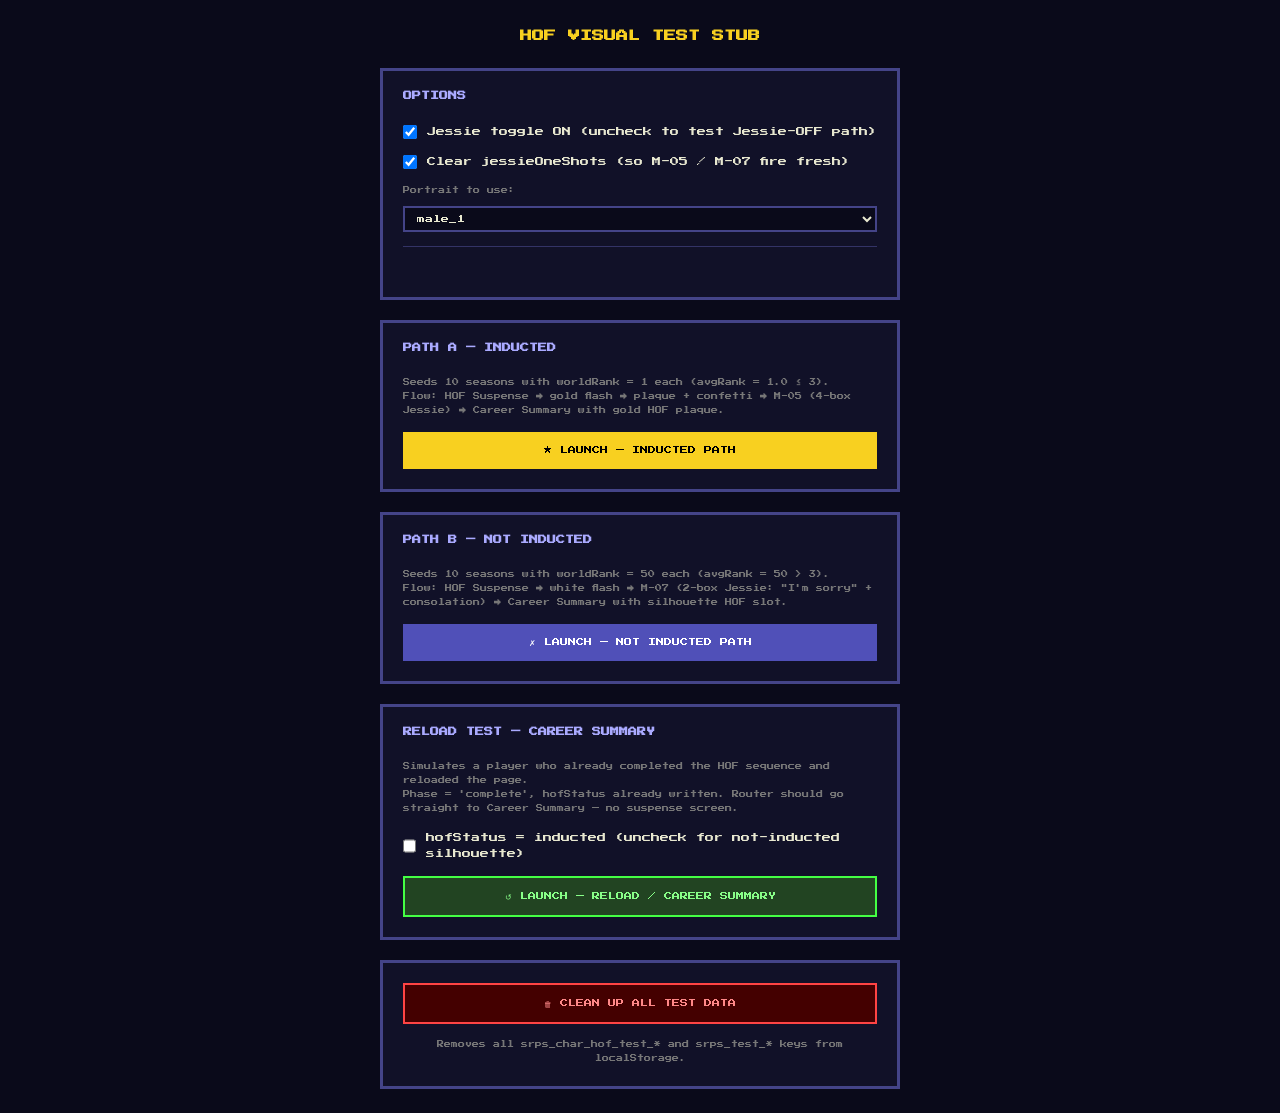
<file: hof_test.html>
<!DOCTYPE html>
<!--
  HOF Visual Test Stub
  Usage: open this file in your browser, pick a path, click Launch.
  It seeds localStorage with a 10-season career then redirects to index.html,
  which picks up the test-nav hook and goes straight to the HOF screens.
  All test data is written under the key prefix "srps_char_hof_test_".
  Click "Clean Up Test Data" after testing to remove it.
-->
<html lang="en">
<head>
  <meta charset="UTF-8">
  <meta name="viewport" content="width=device-width, initial-scale=1.0">
  <title>HOF Visual Test</title>
  <link rel="preconnect" href="https://fonts.googleapis.com">
  <link href="https://fonts.googleapis.com/css2?family=Press+Start+2P&display=swap" rel="stylesheet">
  <style>
    * { box-sizing: border-box; margin: 0; padding: 0; }
    body {
      background: #0a0a1a;
      color: #e8e8d0;
      font-family: 'Press Start 2P', monospace;
      font-size: 9px;
      padding: 24px 16px;
      min-height: 100vh;
      display: flex;
      flex-direction: column;
      gap: 20px;
      align-items: center;
    }
    h1  { color: #f8d020; font-size: 12px; text-align: center; line-height: 2; }
    h2  { color: #aaaaff; font-size: 9px; margin-bottom: 10px; }
    .card {
      background: #111128;
      border: 3px solid #444488;
      padding: 20px;
      max-width: 520px;
      width: 100%;
      display: flex;
      flex-direction: column;
      gap: 14px;
    }
    label  { display: flex; align-items: center; gap: 10px; cursor: pointer; line-height: 1.8; }
    input[type=checkbox] { width: 14px; height: 14px; cursor: pointer; }
    select {
      background: #0a0a1a; color: #e8e8d0; border: 2px solid #444488;
      font-family: inherit; font-size: 8px; padding: 6px 8px; width: 100%;
    }
    .btn {
      font-family: 'Press Start 2P', monospace;
      font-size: 8px;
      padding: 12px 16px;
      border: none;
      cursor: pointer;
      width: 100%;
      line-height: 1.6;
    }
    .btn-inducted  { background: #f8d020; color: #000; }
    .btn-noninduct { background: #5050b8; color: #fff; }
    .btn-career    { background: #224422; color: #88ff88; border: 2px solid #44ff44; }
    .btn-cleanup   { background: #440000; color: #ff8888; border: 2px solid #ff4444; }
    .btn:hover     { filter: brightness(1.15); }
    .muted  { color: #777; font-size: 7px; line-height: 2; }
    .divider { border: none; border-top: 1px solid #333366; }
    .status { font-size: 7px; color: #44ff88; min-height: 16px; text-align: center; }
  </style>
</head>
<body>

<h1>HOF VISUAL TEST STUB</h1>

<div class="card">
  <h2>OPTIONS</h2>

  <label>
    <input type="checkbox" id="jessie-on" checked>
    Jessie toggle ON (uncheck to test Jessie-OFF path)
  </label>

  <label>
    <input type="checkbox" id="clear-oneshots" checked>
    Clear jessieOneShots (so M-05 / M-07 fire fresh)
  </label>

  <div>
    <div class="muted" style="margin-bottom:8px">Portrait to use:</div>
    <select id="portrait-select">
      <option value="male_1">male_1</option>
      <option value="male_2">male_2</option>
      <option value="female_1">female_1</option>
      <option value="female_3">female_3</option>
    </select>
  </div>

  <hr class="divider">
  <div id="status" class="status"></div>
</div>

<div class="card">
  <h2>PATH A — INDUCTED</h2>
  <p class="muted">
    Seeds 10 seasons with worldRank = 1 each (avgRank = 1.0 ≤ 3).<br>
    Flow: HOF Suspense → gold flash → plaque + confetti → M-05 (4-box Jessie) → Career Summary with gold HOF plaque.
  </p>
  <button class="btn btn-inducted" onclick="launch('inducted')">
    ★ LAUNCH — INDUCTED PATH
  </button>
</div>

<div class="card">
  <h2>PATH B — NOT INDUCTED</h2>
  <p class="muted">
    Seeds 10 seasons with worldRank = 50 each (avgRank = 50 &gt; 3).<br>
    Flow: HOF Suspense → white flash → M-07 (2-box Jessie: "I'm sorry" + consolation) → Career Summary with silhouette HOF slot.
  </p>
  <button class="btn btn-noninduct" onclick="launch('not_inducted')">
    ✗ LAUNCH — NOT INDUCTED PATH
  </button>
</div>

<div class="card">
  <h2>RELOAD TEST — CAREER SUMMARY</h2>
  <p class="muted">
    Simulates a player who already completed the HOF sequence and reloaded the page.<br>
    Phase = 'complete', hofStatus already written. Router should go straight to Career Summary — no suspense screen.
  </p>
  <label>
    <input type="checkbox" id="reload-inducted">
    hofStatus = inducted (uncheck for not-inducted silhouette)
  </label>
  <button class="btn btn-career" onclick="launchReload()">
    ↺ LAUNCH — RELOAD / CAREER SUMMARY
  </button>
</div>

<div class="card">
  <button class="btn btn-cleanup" onclick="cleanup()">
    🗑 CLEAN UP ALL TEST DATA
  </button>
  <p class="muted" style="text-align:center">
    Removes all srps_char_hof_test_* and srps_test_* keys from localStorage.
  </p>
</div>

<script>
  const CHAR_ID  = 'char_hof_test01';
  const USERNAME = 'hof_tester';

  // ── Shared helpers ────────────────────────────────────────────────────────────

  function buildSeasonHistory(worldRank) {
    // 10 seasons, each with the given worldRank and a plausible ELO arc
    return Array.from({ length: 10 }, (_, i) => ({
      season:    i + 1,
      endElo:    1200 + i * 40,
      worldRank: worldRank,
    }));
  }

  function getOptions() {
    return {
      jessieOn:       document.getElementById('jessie-on').checked,
      clearOneshots:  document.getElementById('clear-oneshots').checked,
      portraitId:     document.getElementById('portrait-select').value,
    };
  }

  function seedSharedData(opts) {
    // srps_meta
    const meta = JSON.parse(localStorage.getItem('srps_meta') || '{}');
    meta.schemaVersion = 1;
    if (!meta.accountUsernames) meta.accountUsernames = [];
    if (!meta.accountUsernames.includes(USERNAME)) meta.accountUsernames.push(USERNAME);
    localStorage.setItem('srps_meta', JSON.stringify(meta));

    // Account
    localStorage.setItem(`srps_acct_${USERNAME}`, JSON.stringify({
      username:     USERNAME,
      passwordHash: 'test',
      characterIds: [CHAR_ID],
      settings: {
        music:  false,
        sfx:    false,
        jessie: opts.jessieOn,
      },
    }));

    // Session
    localStorage.setItem('srps_session', JSON.stringify({
      loggedInUsername: USERNAME,
      activeCharId:     CHAR_ID,
    }));

    // Identity
    localStorage.setItem(`srps_char_${CHAR_ID}_identity`, JSON.stringify({
      charId:      CHAR_ID,
      name:        'Test Player',
      portraitId:  opts.portraitId,
      primaryTree: 'MIND',
      secondaryTree: 'FORTUNE',
    }));

    // Stats (minimal)
    localStorage.setItem(`srps_char_${CHAR_ID}_stats`, JSON.stringify({
      career: {
        rock: 120, paper: 100, scissors: 80,
        rockWins: 60, paperWins: 55, scissorsWins: 35,
        tournamentsEntered: 50,
        tournamentsWon: 12,
        runnerUpFinishes: 8,
        deepestTournamentReached: 5,
        t5Wins: 3,
      },
      season: { rock: 0, paper: 0, scissors: 0, rockWins: 0, paperWins: 0, scissorsWins: 0 },
    }));
  }

  // ── PATH A / B — HOF Suspense flow ───────────────────────────────────────────

  function launch(path) {
    const opts    = getOptions();
    const rank    = path === 'inducted' ? 1 : 50;
    const history = buildSeasonHistory(rank);

    seedSharedData(opts);

    // Progress — phase must allow the test-nav hook to redirect to hofSuspense
    localStorage.setItem(`srps_char_${CHAR_ID}_progress`, JSON.stringify({
      phase:                  'active_season',
      currentSeason:          10,
      currentTournamentTier:  1,
      currentElo:             1600,
      peakElo:                1650,
      worldRank:              rank,
      peakWorldRank:          rank,
      unspentSkillPoints:     0,
      totalSkillPointsEarned: 280,
      treeState: {
        MIND:    { 'MIND.1': true },
        FORTUNE: { 'FORTUNE.1': true },
      },
      crossMatchState: { neuralScanMatchesSinceLastUse: 0 },
      activePowerupEffects: { tournament: [], season: [] },
      previousFinalists: null,
    }));

    // Trophies — 10-season history for evaluateHOF()
    const oneshots = opts.clearOneshots ? [] : ['some_other_beat'];
    localStorage.setItem(`srps_char_${CHAR_ID}_trophies`, JSON.stringify({
      hofStatus:                null,
      hofInductionSeason:       null,
      seasonEloHistory:         history,
      trophies:                 [
        { id: 't1_1st', season: 1 },
        { id: 't2_1st', season: 3 },
        { id: 't3_2nd', season: 5 },
        { id: 't5_1st', season: 8 },
      ],
      achievedMilestones:       ['ranked', 'top50', 'top20', 'top10'],
      jessieOneShots:           oneshots,
      jessieSeasonCheckInHistory: [],
    }));

    // Tournament (null — no active match)
    localStorage.setItem(`srps_char_${CHAR_ID}_tournament`, 'null');

    // Queue the screen override — consumed once by main.js init()
    localStorage.setItem('srps_test_navigate', JSON.stringify({
      screen: 'hofSuspense',
      charId: CHAR_ID,
    }));

    setStatus(`Seeded ${path === 'inducted' ? 'INDUCTED' : 'NOT INDUCTED'} data. Launching...`);
    setTimeout(() => { window.location.href = 'index.html'; }, 400);
  }

  // ── RELOAD TEST — Career Summary direct ──────────────────────────────────────

  function launchReload() {
    const opts      = getOptions();
    const inducted  = document.getElementById('reload-inducted').checked;
    const rank      = inducted ? 1 : 50;
    const history   = buildSeasonHistory(rank);

    seedSharedData(opts);

    // Progress — phase = complete, hofStatus already written
    localStorage.setItem(`srps_char_${CHAR_ID}_progress`, JSON.stringify({
      phase:                  'complete',
      currentSeason:          10,
      currentTournamentTier:  1,
      currentElo:             1600,
      peakElo:                1650,
      worldRank:              rank,
      peakWorldRank:          rank,
      unspentSkillPoints:     0,
      totalSkillPointsEarned: 280,
      treeState: {
        MIND:    { 'MIND.1': true },
        FORTUNE: { 'FORTUNE.1': true },
      },
      crossMatchState: { neuralScanMatchesSinceLastUse: 0 },
      activePowerupEffects: { tournament: [], season: [] },
      previousFinalists: null,
    }));

    // Trophies — hofStatus already evaluated
    localStorage.setItem(`srps_char_${CHAR_ID}_trophies`, JSON.stringify({
      hofStatus:                inducted,
      hofInductionSeason:       inducted ? 10 : null,
      seasonEloHistory:         history,
      trophies:                 [
        { id: 't1_1st', season: 1 },
        { id: 't3_1st', season: 4 },
        { id: 't5_1st', season: 9 },
      ],
      achievedMilestones:       ['ranked', 'top50'],
      jessieOneShots:           inducted ? ['M-05'] : ['M-07'],
      jessieSeasonCheckInHistory: [],
    }));

    localStorage.setItem(`srps_char_${CHAR_ID}_tournament`, 'null');
    // No srps_test_navigate — let routeByPhase handle it naturally (goes to careerSummary)

    setStatus(`Seeded reload state (hofStatus=${inducted}). Launching...`);
    setTimeout(() => { window.location.href = 'index.html'; }, 400);
  }

  // ── Clean up ──────────────────────────────────────────────────────────────────

  function cleanup() {
    const toRemove = [];
    for (let i = 0; i < localStorage.length; i++) {
      const key = localStorage.key(i);
      if (key && (key.includes(CHAR_ID) || key === 'srps_test_navigate')) {
        toRemove.push(key);
      }
    }
    toRemove.forEach(k => localStorage.removeItem(k));

    // Also remove the test account from srps_meta if present
    const meta = JSON.parse(localStorage.getItem('srps_meta') || '{}');
    if (meta.accountUsernames) {
      meta.accountUsernames = meta.accountUsernames.filter(u => u !== USERNAME);
      localStorage.setItem('srps_meta', JSON.stringify(meta));
    }
    localStorage.removeItem(`srps_acct_${USERNAME}`);

    // Clear session only if it points to our test char
    const session = JSON.parse(localStorage.getItem('srps_session') || 'null');
    if (session?.activeCharId === CHAR_ID) {
      localStorage.removeItem('srps_session');
    }

    setStatus(`Removed ${toRemove.length + 2} test keys from localStorage.`);
  }

  function setStatus(msg) {
    document.getElementById('status').textContent = msg;
  }
</script>

</body>
</html>
</file>
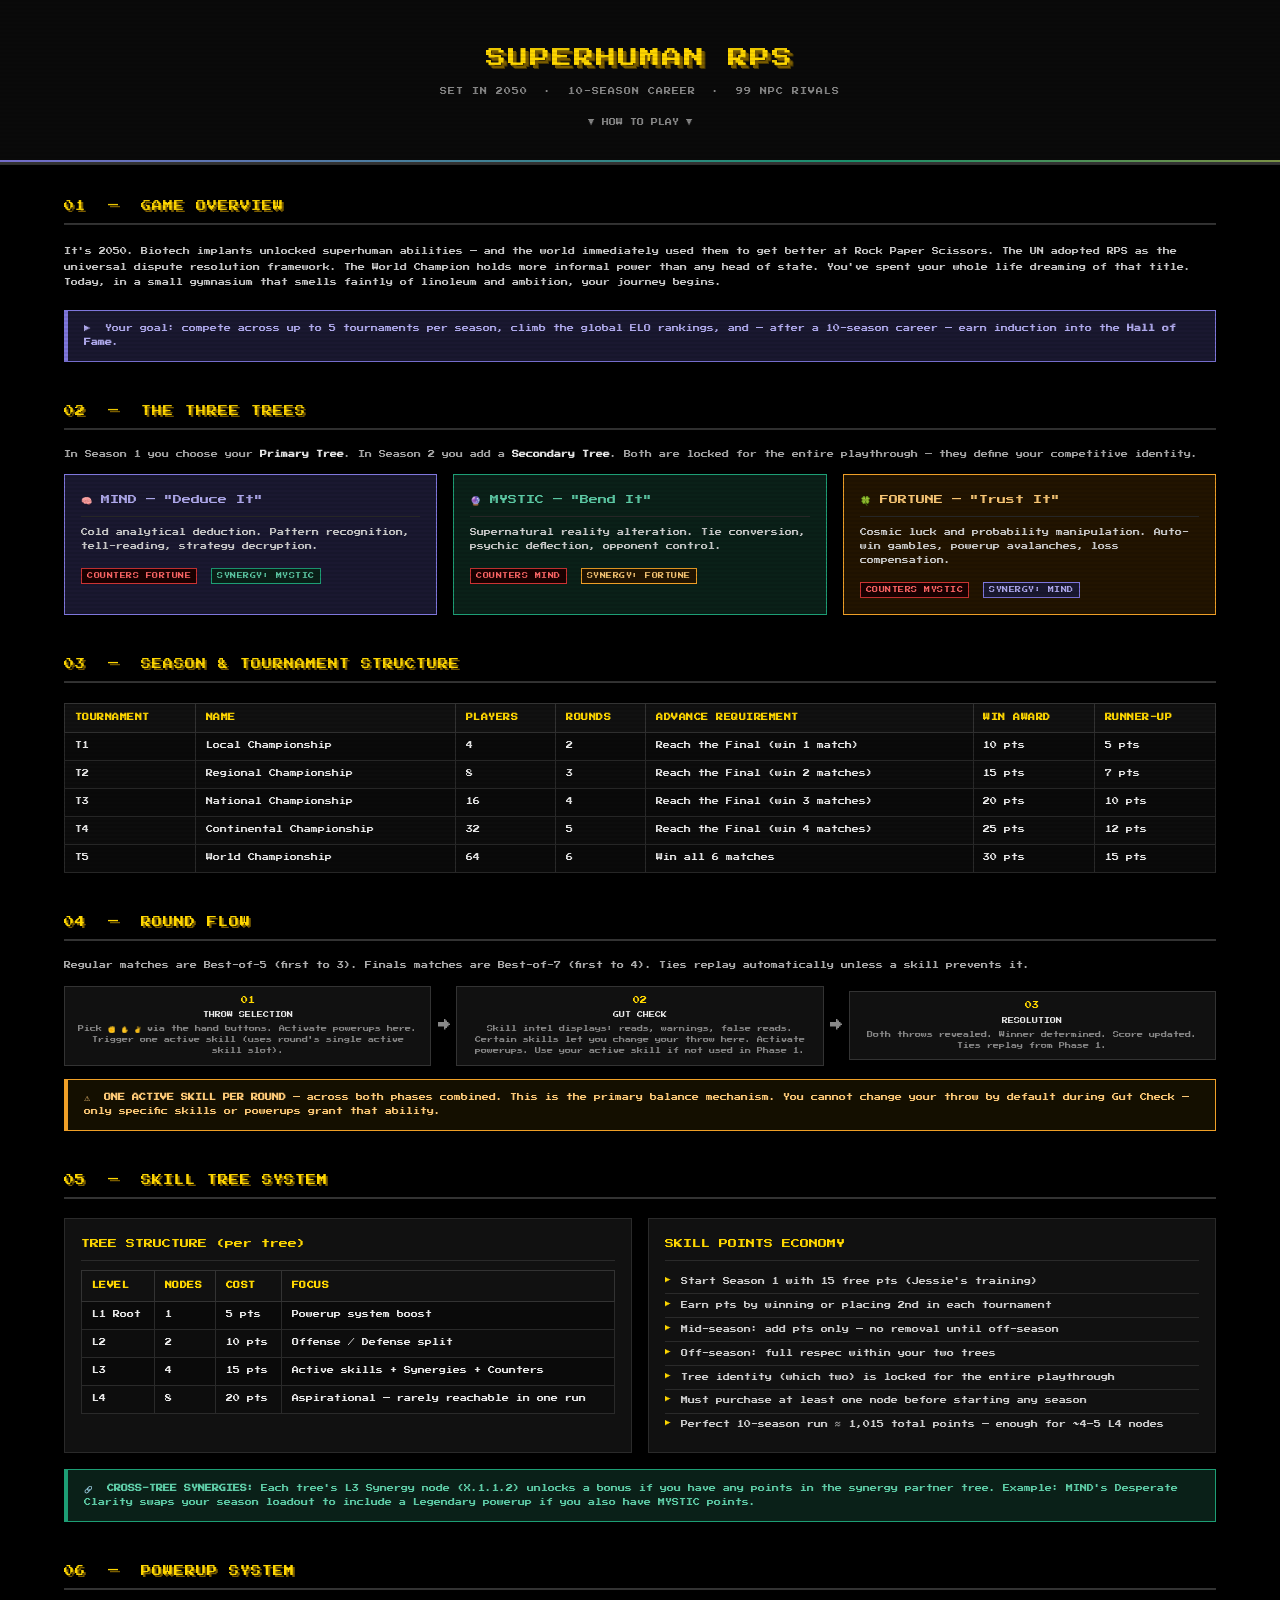
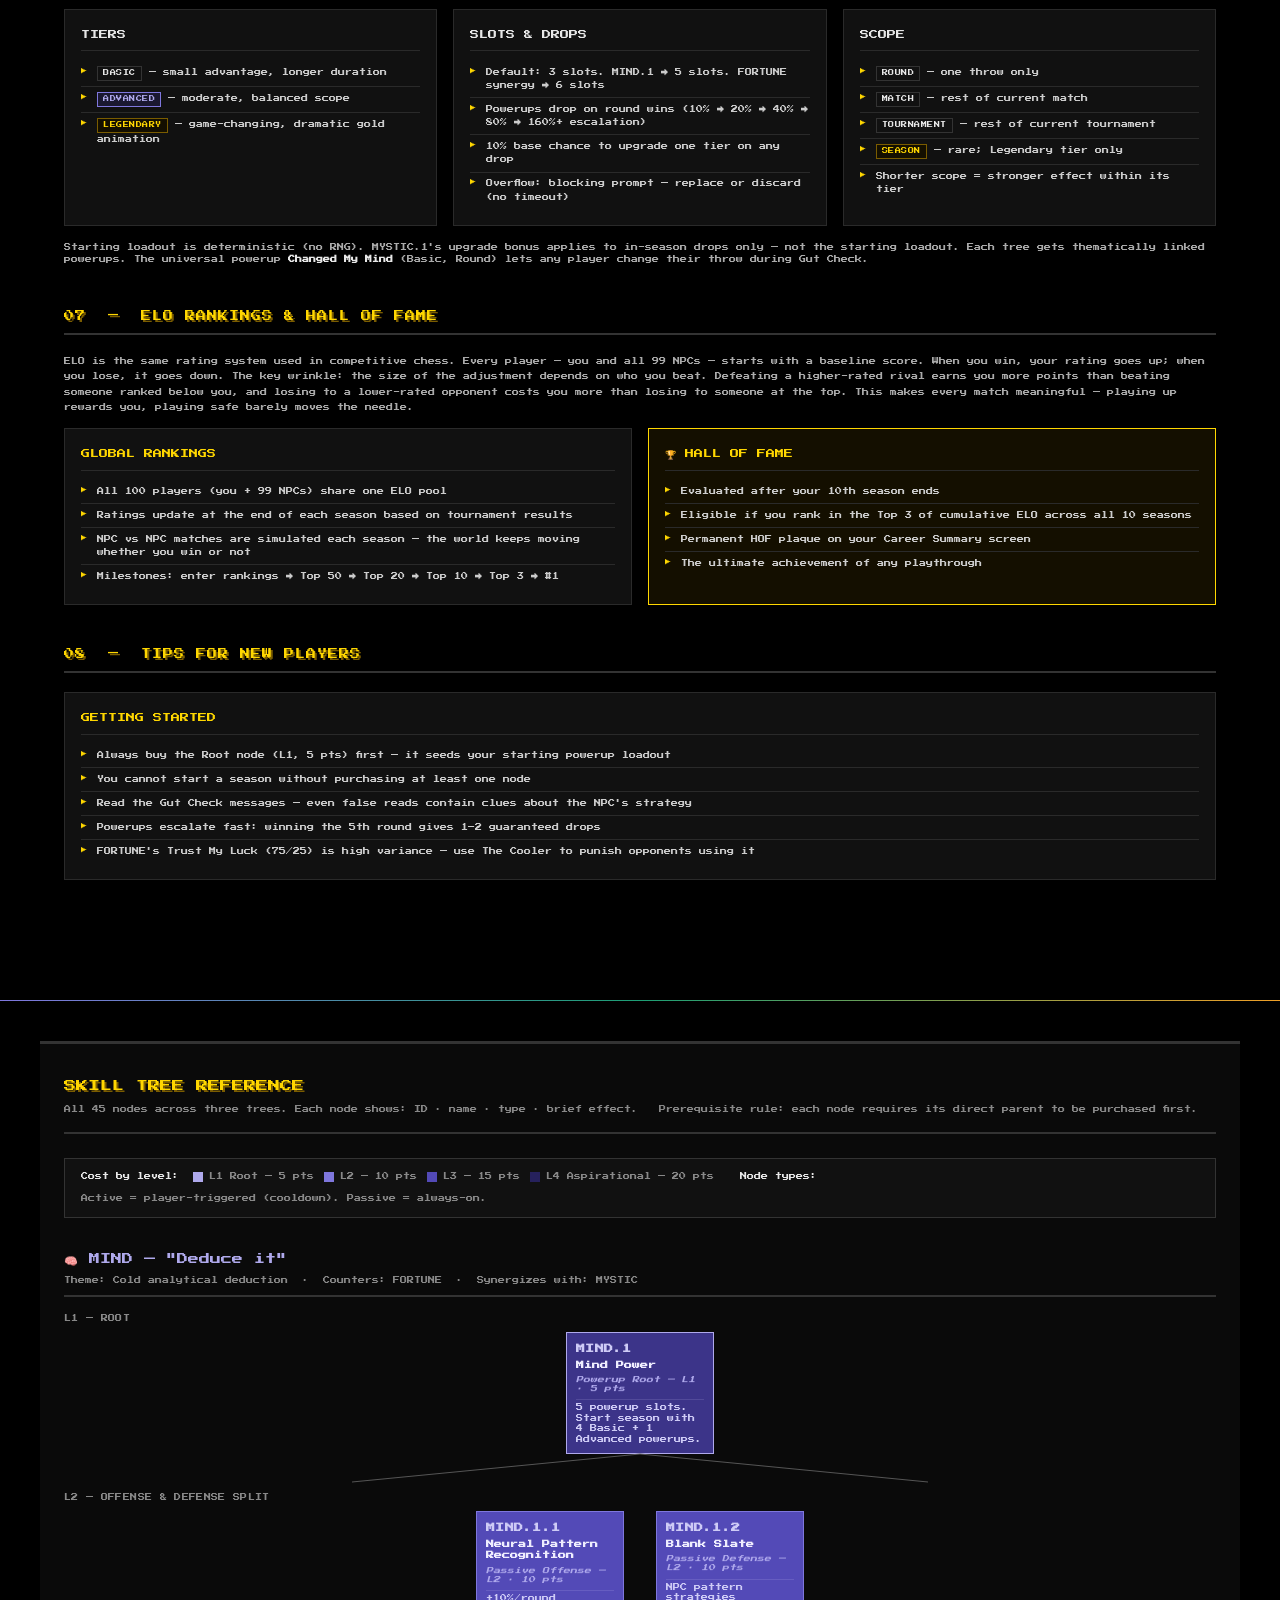
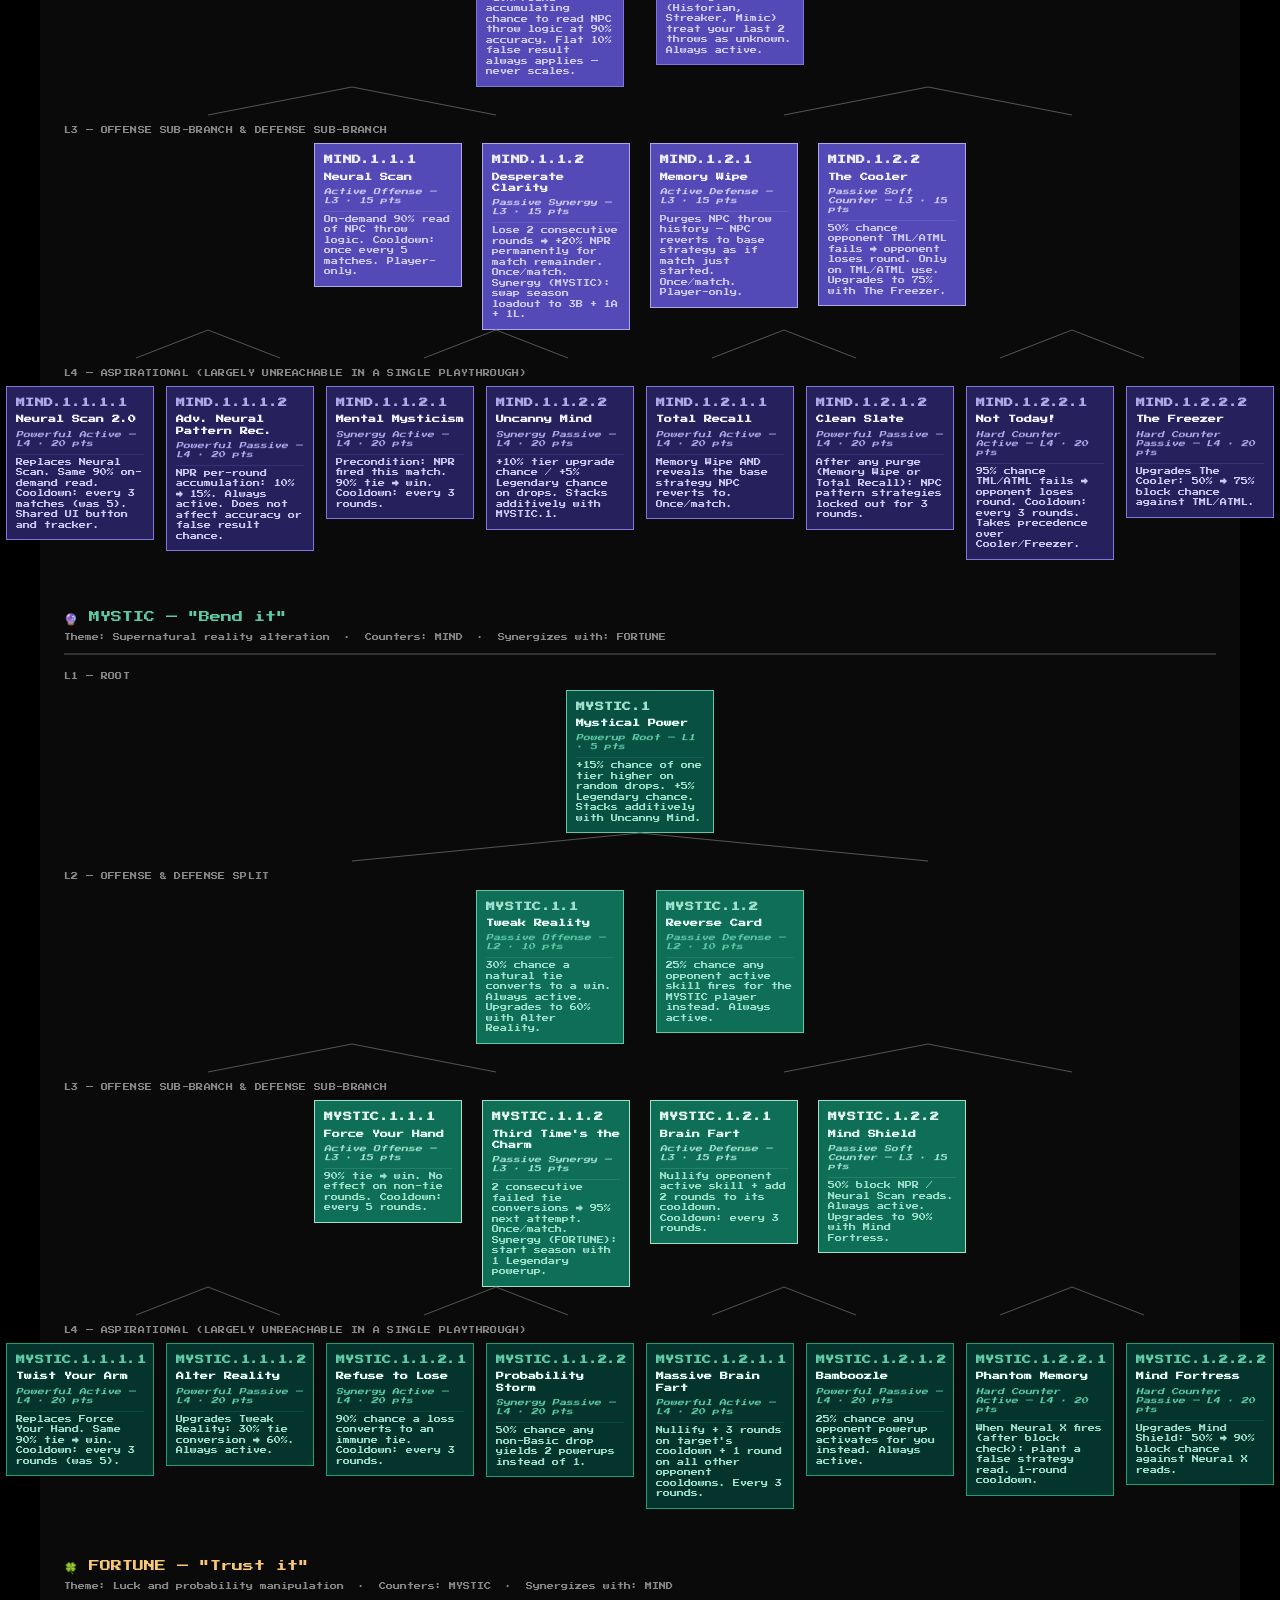
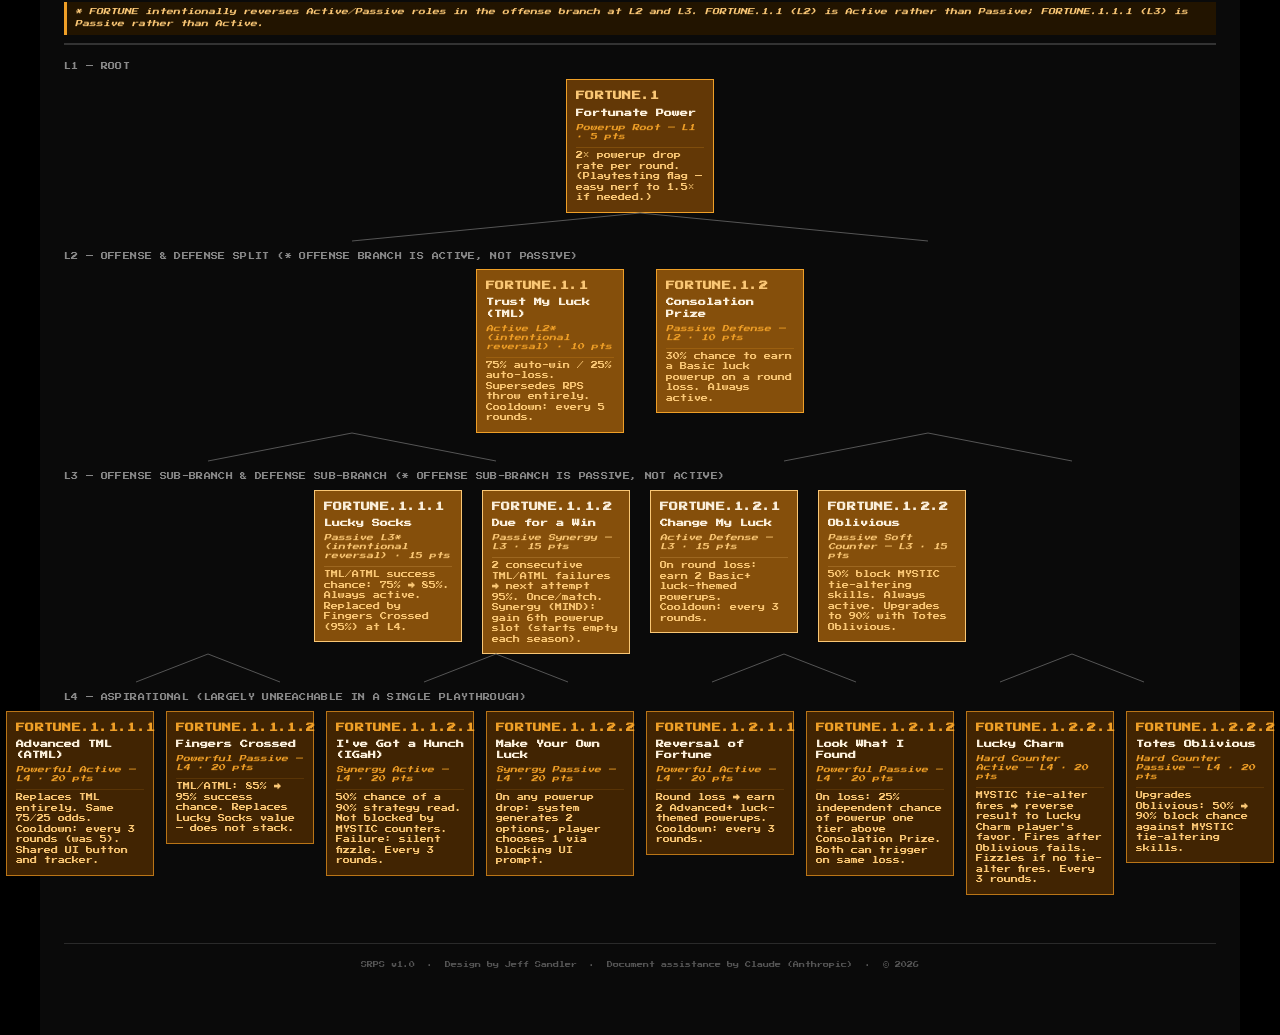
<file: SRPS_how_to_play_v1_0.html>
<!DOCTYPE html>
<html lang="en">
<head>
<meta charset="UTF-8">
<meta name="viewport" content="width=device-width, initial-scale=1.0">
<title>SRPS — How to Play</title>
<link href="https://fonts.googleapis.com/css2?family=Press+Start+2P&display=swap" rel="stylesheet">
<style>
  *, *::before, *::after { box-sizing: border-box; margin: 0; padding: 0; }

  :root {
    --black:    #000000;
    --dark:     #0a0a0a;
    --panel:    #111111;
    --border:   #2a2a2a;
    --dim:      #333333;

    --white:    #e8e8e8;
    --dim-text: #888888;
    --faint:    #555555;

    --mind:     #7F77DD;
    --mind-bg:  #1a1830;
    --mind-hi:  #AFA9EC;

    --mystic:   #1D9E75;
    --mystic-bg:#0a2018;
    --mystic-hi:#5DCAA5;

    --fortune:  #EF9F27;
    --fortune-bg:#221400;
    --fortune-hi:#FAC775;

    --gold:     #FFD700;
    --red:      #CC3333;
    --green:    #33AA55;

    --pixel: 'Press Start 2P', monospace;
  }

  html { scroll-behavior: smooth; }

  body {
    background: var(--black);
    color: var(--white);
    font-family: var(--pixel);
    font-size: 8px;
    line-height: 1.8;
    padding: 0;
    margin: 0;
    image-rendering: pixelated;
  }

  /* ── Scanline overlay ── */
  body::before {
    content: '';
    position: fixed;
    inset: 0;
    background: repeating-linear-gradient(
      0deg,
      transparent,
      transparent 2px,
      rgba(0,0,0,0.08) 2px,
      rgba(0,0,0,0.08) 4px
    );
    pointer-events: none;
    z-index: 1000;
  }

  /* ── Hero section ── */
  .hero {
    background: var(--dark);
    border-bottom: 3px solid var(--dim);
    padding: 2.5rem 2rem 2rem;
    text-align: center;
    position: relative;
    overflow: hidden;
  }

  .hero::after {
    content: '';
    position: absolute;
    bottom: 0; left: 0; right: 0;
    height: 2px;
    background: linear-gradient(90deg, var(--mind), var(--mystic), var(--fortune), var(--mind));
    background-size: 200% 100%;
    animation: shimmer 4s linear infinite;
  }

  @keyframes shimmer {
    0%   { background-position: 0% 0; }
    100% { background-position: 200% 0; }
  }

  .game-logo {
    font-size: 20px;
    color: var(--gold);
    text-shadow: 3px 3px 0 #7a5c00, 4px 4px 0 #4a3800;
    letter-spacing: 2px;
    margin-bottom: 0.6rem;
  }

  .hero-sub {
    font-size: 7px;
    color: var(--dim-text);
    margin-bottom: 1.2rem;
    letter-spacing: 1px;
  }

  .blink {
    animation: blink 1.2s step-end infinite;
  }
  @keyframes blink { 0%,100%{opacity:1} 50%{opacity:0} }

  /* ── Layout ── */
  .page-wrapper {
    max-width: 1200px;
    margin: 0 auto;
    padding: 2rem 1.5rem 4rem;
  }

  /* ── Section headers ── */
  .section-header {
    font-size: 10px;
    color: var(--gold);
    text-shadow: 2px 2px 0 #7a5c00;
    border-bottom: 2px solid var(--dim);
    padding-bottom: 0.5rem;
    margin-bottom: 1.2rem;
    margin-top: 2.5rem;
    letter-spacing: 1px;
  }

  .section-header:first-of-type { margin-top: 0; }

  .sub-header {
    font-size: 8px;
    color: var(--dim-text);
    border-left: 3px solid var(--dim);
    padding-left: 0.7rem;
    margin-bottom: 0.8rem;
    margin-top: 1.2rem;
    text-transform: uppercase;
    letter-spacing: 1px;
  }

  /* ── Overview grid (first screen) ── */
  .overview-grid {
    display: grid;
    grid-template-columns: 1fr 1fr;
    gap: 1rem;
    margin-bottom: 1rem;
  }

  .overview-grid.three-col {
    grid-template-columns: 1fr 1fr 1fr;
  }

  /* ── Panel cards ── */
  .panel {
    background: var(--panel);
    border: 1px solid var(--border);
    padding: 1rem;
    line-height: 2;
  }

  .panel.mind-panel   { border-color: var(--mind);    background: var(--mind-bg); }
  .panel.mystic-panel { border-color: var(--mystic);  background: var(--mystic-bg); }
  .panel.fortune-panel{ border-color: var(--fortune); background: var(--fortune-bg); }
  .panel.gold-panel   { border-color: var(--gold);    background: #140f00; }

  .panel-title {
    font-size: 9px;
    margin-bottom: 0.6rem;
    padding-bottom: 0.4rem;
    border-bottom: 1px solid var(--border);
  }

  .mind-panel   .panel-title { color: var(--mind-hi); }
  .mystic-panel .panel-title { color: var(--mystic-hi); }
  .fortune-panel .panel-title { color: var(--fortune-hi); }
  .gold-panel   .panel-title { color: var(--gold); }

  /* ── Data table ── */
  .data-table {
    width: 100%;
    border-collapse: collapse;
    margin-bottom: 1rem;
  }

  .data-table th {
    background: var(--panel);
    color: var(--gold);
    font-size: 7px;
    padding: 0.5rem 0.6rem;
    text-align: left;
    border: 1px solid var(--dim);
    letter-spacing: 0.5px;
  }

  .data-table td {
    background: var(--dark);
    color: var(--white);
    font-size: 7px;
    padding: 0.45rem 0.6rem;
    border: 1px solid var(--border);
    line-height: 1.8;
    vertical-align: top;
  }

  .data-table tr:nth-child(even) td { background: #0d0d0d; }

  /* ── Inline tags ── */
  .tag {
    display: inline-block;
    font-size: 6px;
    padding: 1px 5px;
    border: 1px solid;
    letter-spacing: 0.5px;
  }

  .tag-mind    { color: var(--mind-hi);    border-color: var(--mind);    background: var(--mind-bg); }
  .tag-mystic  { color: var(--mystic-hi);  border-color: var(--mystic);  background: var(--mystic-bg); }
  .tag-fortune { color: var(--fortune-hi); border-color: var(--fortune); background: var(--fortune-bg); }
  .tag-gold    { color: var(--gold);       border-color: #7a5c00;        background: #140f00; }
  .tag-red     { color: #ff6666;           border-color: var(--red);     background: #1a0000; }
  .tag-green   { color: #66cc88;           border-color: var(--green);   background: #001a08; }
  .tag-white   { color: var(--white);      border-color: var(--dim);     background: var(--panel); }

  /* ── Pixel bullet list ── */
  .plist {
    list-style: none;
    margin: 0;
    padding: 0;
  }

  .plist li {
    font-size: 7px;
    padding: 0.3rem 0 0.3rem 1rem;
    position: relative;
    line-height: 1.9;
    border-bottom: 1px solid var(--border);
    color: #cccccc;
  }

  .plist li:last-child { border-bottom: none; }

  .plist li::before {
    content: '▶';
    position: absolute;
    left: 0;
    color: var(--gold);
    font-size: 6px;
  }

  /* ── Tree counter triangle ── */
  .counter-triangle {
    display: flex;
    justify-content: center;
    align-items: center;
    gap: 1rem;
    padding: 1.2rem 0;
    font-size: 7px;
  }

  .ct-node {
    padding: 0.6rem 1rem;
    border: 2px solid;
    text-align: center;
    line-height: 2;
  }

  .ct-mind    { border-color: var(--mind);    color: var(--mind-hi);    background: var(--mind-bg); }
  .ct-mystic  { border-color: var(--mystic);  color: var(--mystic-hi);  background: var(--mystic-bg); }
  .ct-fortune { border-color: var(--fortune); color: var(--fortune-hi); background: var(--fortune-bg); }

  .ct-arrow {
    color: var(--red);
    font-size: 10px;
  }

  /* ── Phase flow boxes ── */
  .phase-flow {
    display: flex;
    align-items: center;
    gap: 0.4rem;
    flex-wrap: wrap;
    margin: 0.8rem 0;
  }

  .phase-box {
    background: var(--panel);
    border: 1px solid var(--dim);
    padding: 0.5rem 0.7rem;
    font-size: 6px;
    line-height: 1.8;
    flex: 1;
    min-width: 100px;
    text-align: center;
  }

  .phase-num {
    color: var(--gold);
    display: block;
    font-size: 7px;
    margin-bottom: 0.2rem;
  }

  .phase-name { color: var(--white); display: block; margin-bottom: 0.2rem; }
  .phase-desc { color: var(--dim-text); display: block; }

  .phase-arrow {
    color: var(--dim-text);
    font-size: 12px;
    flex-shrink: 0;
  }

  /* ── Callout / gotcha box ── */
  .callout {
    background: #140f00;
    border: 1px solid var(--fortune);
    border-left: 4px solid var(--fortune);
    padding: 0.7rem 1rem;
    font-size: 7px;
    color: var(--fortune-hi);
    margin: 0.8rem 0;
    line-height: 2;
  }

  .callout.blue {
    background: var(--mind-bg);
    border-color: var(--mind);
    border-left-color: var(--mind);
    color: var(--mind-hi);
  }

  .callout.green {
    background: var(--mystic-bg);
    border-color: var(--mystic);
    border-left-color: var(--mystic);
    color: var(--mystic-hi);
  }

  /* ── Divider ── */
  .pixel-divider {
    height: 2px;
    background: repeating-linear-gradient(
      90deg,
      var(--dim) 0px,
      var(--dim) 6px,
      transparent 6px,
      transparent 10px
    );
    margin: 2.5rem 0;
  }

  .pixel-divider.color {
    background: linear-gradient(90deg, var(--mind), var(--mystic), var(--fortune));
    height: 1px;
  }

  /* ── Skill tree reference section ── */
  .trees-wrapper {
    background: var(--dark);
    border-top: 3px solid var(--dim);
    padding: 2rem 1.5rem 4rem;
    max-width: 1200px;
    margin: 0 auto;
  }

  .trees-title {
    font-size: 12px;
    color: var(--gold);
    text-shadow: 2px 2px 0 #7a5c00;
    margin-bottom: 0.4rem;
  }

  .trees-sub {
    font-size: 7px;
    color: var(--dim-text);
    margin-bottom: 1.5rem;
    padding-bottom: 1rem;
    border-bottom: 2px solid var(--dim);
  }

  /* ── Tree nodes (adapted from skill_trees_v1_0.html) ── */
  .legend {
    display: flex;
    flex-wrap: wrap;
    gap: 10px;
    margin-bottom: 2rem;
    padding: 0.7rem 1rem;
    background: var(--panel);
    border: 1px solid var(--dim);
  }

  .legend-item { display: flex; align-items: center; gap: 6px; font-size: 7px; color: var(--dim-text); }
  .legend-dot  { width: 10px; height: 10px; flex-shrink: 0; }
  .legend-title{ font-size: 7px; color: var(--white); margin-right: 4px; }

  .tree-section { margin-bottom: 3rem; }

  .tree-header {
    margin-bottom: 1rem;
    padding-bottom: 0.5rem;
    border-bottom: 2px solid var(--dim);
  }

  .tree-title { font-size: 11px; margin-bottom: 0.3rem; }

  .tree-meta-line { font-size: 7px; color: var(--dim-text); }

  .reversal-note {
    font-size: 7px;
    color: var(--fortune-hi);
    font-style: italic;
    border-left: 3px solid var(--fortune);
    padding: 4px 8px;
    margin-top: 0.5rem;
    background: var(--fortune-bg);
  }

  .level-label {
    font-size: 7px;
    color: var(--dim-text);
    text-transform: uppercase;
    letter-spacing: 0.05em;
    margin-bottom: 6px;
    margin-top: 10px;
  }

  .level-row    { display: flex; justify-content: center; align-items: flex-start; gap: 6px; }
  .node-col     { display: flex; flex-direction: column; align-items: center; }

  .node {
    border: 1px solid;
    padding: 8px 9px;
    width: 148px;
    min-height: 68px;
    display: flex;
    flex-direction: column;
    gap: 3px;
  }

  .node-id   { font-size: 9px; font-weight: 600; letter-spacing: 0.03em; }
  .node-name { font-size: 8px; font-weight: 600; line-height: 1.4; font-family: var(--pixel); }
  .node-type { font-size: 7px; font-style: italic; line-height: 1.3; margin-top: 1px; font-family: var(--pixel); }
  .node-desc { font-size: 7px; line-height: 1.5; margin-top: 3px; border-top: 1px solid rgba(255,255,255,0.06); padding-top: 3px; font-family: var(--pixel); }

  .connector-row { position: relative; height: 28px; width: 100%; }
  .connector-row svg { position: absolute; top: 0; left: 0; width: 100%; height: 100%; overflow: visible; }

  /* MIND nodes — purple palette (dark-mode forced) */
  .mind-l1 { background: #3C3489; border-color: #AFA9EC; }
  .mind-l1 .node-id { color: #CECBF6; } .mind-l1 .node-name { color: #EEEDFE; }
  .mind-l1 .node-type { color: #AFA9EC; } .mind-l1 .node-desc { color: #CECBF6; border-color: rgba(206,203,246,0.15); }

  .mind-l2 { background: #534AB7; border-color: #7F77DD; }
  .mind-l2 .node-id { color: #CECBF6; } .mind-l2 .node-name { color: #EEEDFE; }
  .mind-l2 .node-type { color: #AFA9EC; } .mind-l2 .node-desc { color: #CECBF6; border-color: rgba(206,203,246,0.15); }

  .mind-l3 { background: #534AB7; border-color: #AFA9EC; }
  .mind-l3 .node-id { color: #EEEDFE; } .mind-l3 .node-name { color: #EEEDFE; }
  .mind-l3 .node-type { color: #CECBF6; } .mind-l3 .node-desc { color: #CECBF6; border-color: rgba(206,203,246,0.15); }

  .mind-l4 { background: #26215C; border-color: #7F77DD; }
  .mind-l4 .node-id { color: #AFA9EC; } .mind-l4 .node-name { color: #EEEDFE; }
  .mind-l4 .node-type { color: #AFA9EC; } .mind-l4 .node-desc { color: #CECBF6; border-color: rgba(127,119,221,0.2); }

  /* MYSTIC nodes — teal palette */
  .mystic-l1 { background: #085041; border-color: #5DCAA5; }
  .mystic-l1 .node-id { color: #9FE1CB; } .mystic-l1 .node-name { color: #E1F5EE; }
  .mystic-l1 .node-type { color: #5DCAA5; } .mystic-l1 .node-desc { color: #9FE1CB; border-color: rgba(93,202,165,0.15); }

  .mystic-l2 { background: #0F6E56; border-color: #5DCAA5; }
  .mystic-l2 .node-id { color: #9FE1CB; } .mystic-l2 .node-name { color: #E1F5EE; }
  .mystic-l2 .node-type { color: #5DCAA5; } .mystic-l2 .node-desc { color: #9FE1CB; border-color: rgba(93,202,165,0.15); }

  .mystic-l3 { background: #0F6E56; border-color: #9FE1CB; }
  .mystic-l3 .node-id { color: #E1F5EE; } .mystic-l3 .node-name { color: #E1F5EE; }
  .mystic-l3 .node-type { color: #9FE1CB; } .mystic-l3 .node-desc { color: #9FE1CB; border-color: rgba(159,225,203,0.15); }

  .mystic-l4 { background: #04342C; border-color: #1D9E75; }
  .mystic-l4 .node-id { color: #5DCAA5; } .mystic-l4 .node-name { color: #E1F5EE; }
  .mystic-l4 .node-type { color: #5DCAA5; } .mystic-l4 .node-desc { color: #9FE1CB; border-color: rgba(29,158,117,0.2); }

  /* FORTUNE nodes — amber palette */
  .fortune-l1 { background: #633806; border-color: #EF9F27; }
  .fortune-l1 .node-id { color: #FAC775; } .fortune-l1 .node-name { color: #FAEEDA; }
  .fortune-l1 .node-type { color: #EF9F27; } .fortune-l1 .node-desc { color: #FAC775; border-color: rgba(239,159,39,0.2); }

  .fortune-l2 { background: #854F0B; border-color: #EF9F27; }
  .fortune-l2 .node-id { color: #FAC775; } .fortune-l2 .node-name { color: #FAEEDA; }
  .fortune-l2 .node-type { color: #EF9F27; } .fortune-l2 .node-desc { color: #FAC775; border-color: rgba(239,159,39,0.2); }

  .fortune-l3 { background: #854F0B; border-color: #FAC775; }
  .fortune-l3 .node-id { color: #FAEEDA; } .fortune-l3 .node-name { color: #FAEEDA; }
  .fortune-l3 .node-type { color: #FAC775; } .fortune-l3 .node-desc { color: #FAC775; border-color: rgba(250,199,117,0.2); }

  .fortune-l4 { background: #412402; border-color: #BA7517; }
  .fortune-l4 .node-id { color: #EF9F27; } .fortune-l4 .node-name { color: #FAEEDA; }
  .fortune-l4 .node-type { color: #EF9F27; } .fortune-l4 .node-desc { color: #FAC775; border-color: rgba(186,117,23,0.2); }

  /* ── Responsive / print ── */
  @media (max-width: 900px) {
    .game-logo   { font-size: 13px; }
    .overview-grid, .overview-grid.three-col { grid-template-columns: 1fr; }
    .phase-flow  { flex-direction: column; }
    .phase-arrow { display: none; }
    .counter-triangle { flex-direction: column; }
  }

  @media print {
    body::before { display: none; }
    .hero::after { display: none; }
  }
</style>
</head>
<body>

<!-- ╔══════════════════════════════════════╗ -->
<!-- ║             HERO HEADER             ║ -->
<!-- ╚══════════════════════════════════════╝ -->
<div class="hero">
  <div class="game-logo">SUPERHUMAN&nbsp;RPS</div>
  <div class="hero-sub">SET IN 2050 &nbsp;·&nbsp; 10-SEASON CAREER &nbsp;·&nbsp; 99 NPC RIVALS</div>
  <div style="font-size:7px; color:var(--dim-text);">▼ <span class="blink">HOW TO PLAY</span> ▼</div>
</div>

<div class="page-wrapper">

<!-- ╔══════════════════════════════════════╗ -->
<!-- ║          GAME OVERVIEW              ║ -->
<!-- ╚══════════════════════════════════════╝ -->
<div class="section-header">01 &nbsp;—&nbsp; GAME OVERVIEW</div>

<div style="font-size:7px; color:#cccccc; line-height:2.2; margin-bottom:1.2rem;">
  It's 2050. Biotech implants unlocked superhuman abilities — and the world immediately used them to get better at Rock Paper Scissors.
  The UN adopted RPS as the universal dispute resolution framework. The World Champion holds more informal power than any head of state.
  You've spent your whole life dreaming of that title. Today, in a small gymnasium that smells faintly of linoleum and ambition, your journey begins.
</div>

<div class="callout blue">
  ▶ &nbsp;Your goal: compete across up to 5 tournaments per season, climb the global ELO rankings, and — after a 10-season career — earn induction into the <strong>Hall of Fame</strong>.
</div>

<!-- ╔══════════════════════════════════════╗ -->
<!-- ║          THE THREE TREES            ║ -->
<!-- ╚══════════════════════════════════════╝ -->
<div class="section-header">02 &nbsp;—&nbsp; THE THREE TREES</div>

<div style="font-size:7px; color:#aaaaaa; margin-bottom:0.8rem;">
  In Season 1 you choose your <strong style="color:var(--white)">Primary Tree</strong>. In Season 2 you add a <strong style="color:var(--white)">Secondary Tree</strong>. Both are locked for the entire playthrough — they define your competitive identity.
</div>

<div class="overview-grid three-col">
  <div class="panel mind-panel">
    <div class="panel-title">🧠 MIND — "Deduce It"</div>
    <div style="font-size:7px; color:#cccccc; line-height:2;">
      Cold analytical deduction. Pattern recognition, tell-reading, strategy decryption.
      <br><br>
      <span class="tag tag-red">COUNTERS FORTUNE</span>&nbsp; <span class="tag tag-mystic">SYNERGY: MYSTIC</span>
    </div>
  </div>
  <div class="panel mystic-panel">
    <div class="panel-title">🔮 MYSTIC — "Bend It"</div>
    <div style="font-size:7px; color:#cccccc; line-height:2;">
      Supernatural reality alteration. Tie conversion, psychic deflection, opponent control.
      <br><br>
      <span class="tag tag-red">COUNTERS MIND</span>&nbsp; <span class="tag tag-fortune">SYNERGY: FORTUNE</span>
    </div>
  </div>
  <div class="panel fortune-panel">
    <div class="panel-title">🍀 FORTUNE — "Trust It"</div>
    <div style="font-size:7px; color:#cccccc; line-height:2;">
      Cosmic luck and probability manipulation. Auto-win gambles, powerup avalanches, loss compensation.
      <br><br>
      <span class="tag tag-red">COUNTERS MYSTIC</span>&nbsp; <span class="tag tag-mind">SYNERGY: MIND</span>
    </div>
  </div>
</div>


<!-- ╔══════════════════════════════════════╗ -->
<!-- ║          SEASON STRUCTURE           ║ -->
<!-- ╚══════════════════════════════════════╝ -->
<div class="section-header">03 &nbsp;—&nbsp; SEASON &amp; TOURNAMENT STRUCTURE</div>

<table class="data-table">
  <thead>
    <tr>
      <th>TOURNAMENT</th><th>NAME</th><th>PLAYERS</th><th>ROUNDS</th><th>ADVANCE REQUIREMENT</th><th>WIN AWARD</th><th>RUNNER-UP</th>
    </tr>
  </thead>
  <tbody>
    <tr><td>T1</td><td>Local Championship</td><td>4</td><td>2</td><td>Reach the Final (win 1 match)</td><td>10 pts</td><td>5 pts</td></tr>
    <tr><td>T2</td><td>Regional Championship</td><td>8</td><td>3</td><td>Reach the Final (win 2 matches)</td><td>15 pts</td><td>7 pts</td></tr>
    <tr><td>T3</td><td>National Championship</td><td>16</td><td>4</td><td>Reach the Final (win 3 matches)</td><td>20 pts</td><td>10 pts</td></tr>
    <tr><td>T4</td><td>Continental Championship</td><td>32</td><td>5</td><td>Reach the Final (win 4 matches)</td><td>25 pts</td><td>12 pts</td></tr>
    <tr><td>T5</td><td>World Championship</td><td>64</td><td>6</td><td>Win all 6 matches</td><td>30 pts</td><td>15 pts</td></tr>
  </tbody>
</table>


<!-- ╔══════════════════════════════════════╗ -->
<!-- ║             ROUND FLOW             ║ -->
<!-- ╚══════════════════════════════════════╝ -->
<div class="section-header">04 &nbsp;—&nbsp; ROUND FLOW</div>

<div style="font-size:7px; color:#aaaaaa; margin-bottom:0.6rem;">
  Regular matches are Best-of-5 (first to 3). Finals matches are Best-of-7 (first to 4). Ties replay automatically unless a skill prevents it.
</div>

<div class="phase-flow">
  <div class="phase-box">
    <span class="phase-num">01</span>
    <span class="phase-name">THROW SELECTION</span>
    <span class="phase-desc">Pick ✊ ✋ ✌ via the hand buttons. Activate powerups here. Trigger one active skill (uses round's single active skill slot).</span>
  </div>
  <div class="phase-arrow">→</div>
  <div class="phase-box">
    <span class="phase-num">02</span>
    <span class="phase-name">GUT CHECK</span>
    <span class="phase-desc">Skill intel displays: reads, warnings, false reads. Certain skills let you change your throw here. Activate powerups. Use your active skill if not used in Phase 1.</span>
  </div>
  <div class="phase-arrow">→</div>
  <div class="phase-box">
    <span class="phase-num">03</span>
    <span class="phase-name">RESOLUTION</span>
    <span class="phase-desc">Both throws revealed. Winner determined. Score updated. Ties replay from Phase 1.</span>
  </div>
</div>

<div class="callout">
  ⚠ &nbsp;<strong>ONE ACTIVE SKILL PER ROUND</strong> — across both phases combined. This is the primary balance mechanism.
  You cannot change your throw by default during Gut Check — only specific skills or powerups grant that ability.
</div>

<!-- ╔══════════════════════════════════════╗ -->
<!-- ║           SKILL TREE SYSTEM         ║ -->
<!-- ╚══════════════════════════════════════╝ -->
<div class="section-header">05 &nbsp;—&nbsp; SKILL TREE SYSTEM</div>

<div class="overview-grid">
  <div class="panel">
    <div class="panel-title" style="color:var(--gold);">TREE STRUCTURE (per tree)</div>
    <table class="data-table" style="margin-bottom:0;">
      <thead><tr><th>LEVEL</th><th>NODES</th><th>COST</th><th>FOCUS</th></tr></thead>
      <tbody>
        <tr><td>L1 Root</td><td>1</td><td>5 pts</td><td>Powerup system boost</td></tr>
        <tr><td>L2</td><td>2</td><td>10 pts</td><td>Offense / Defense split</td></tr>
        <tr><td>L3</td><td>4</td><td>15 pts</td><td>Active skills + Synergies + Counters</td></tr>
        <tr><td>L4</td><td>8</td><td>20 pts</td><td>Aspirational — rarely reachable in one run</td></tr>
      </tbody>
    </table>
  </div>
  <div class="panel">
    <div class="panel-title" style="color:var(--gold);">SKILL POINTS ECONOMY</div>
    <ul class="plist">
      <li>Start Season 1 with 15 free pts (Jessie's training)</li>
      <li>Earn pts by winning or placing 2nd in each tournament</li>
      <li>Mid-season: add pts only — no removal until off-season</li>
      <li>Off-season: full respec within your two trees</li>
      <li>Tree identity (which two) is locked for the entire playthrough</li>
      <li>Must purchase at least one node before starting any season</li>
      <li>Perfect 10-season run ≈ 1,015 total points — enough for ~4–5 L4 nodes</li>
    </ul>
  </div>
</div>

<div class="callout green">
  🔗 &nbsp;<strong>CROSS-TREE SYNERGIES:</strong> Each tree's L3 Synergy node (X.1.1.2) unlocks a bonus if you have any points in the synergy partner tree.
  Example: MIND's Desperate Clarity swaps your season loadout to include a Legendary powerup if you also have MYSTIC points.
</div>

<!-- ╔══════════════════════════════════════╗ -->
<!-- ║           POWERUP SYSTEM            ║ -->
<!-- ╚══════════════════════════════════════╝ -->
<div class="section-header">06 &nbsp;—&nbsp; POWERUP SYSTEM</div>

<div class="overview-grid three-col">
  <div class="panel">
    <div class="panel-title" style="color:var(--white);">TIERS</div>
    <ul class="plist">
      <li><span class="tag tag-white">BASIC</span> — small advantage, longer duration</li>
      <li><span class="tag tag-mind">ADVANCED</span> — moderate, balanced scope</li>
      <li><span class="tag tag-gold">LEGENDARY</span> — game-changing, dramatic gold animation</li>
    </ul>
  </div>
  <div class="panel">
    <div class="panel-title" style="color:var(--white);">SLOTS &amp; DROPS</div>
    <ul class="plist">
      <li>Default: 3 slots. MIND.1 → 5 slots. FORTUNE synergy → 6 slots</li>
      <li>Powerups drop on round wins (10% → 20% → 40% → 80% → 160%+ escalation)</li>
      <li>10% base chance to upgrade one tier on any drop</li>
      <li>Overflow: blocking prompt — replace or discard (no timeout)</li>
    </ul>
  </div>
  <div class="panel">
    <div class="panel-title" style="color:var(--white);">SCOPE</div>
    <ul class="plist">
      <li><span class="tag tag-white">ROUND</span> — one throw only</li>
      <li><span class="tag tag-white">MATCH</span> — rest of current match</li>
      <li><span class="tag tag-white">TOURNAMENT</span> — rest of current tournament</li>
      <li><span class="tag tag-gold">SEASON</span> — rare; Legendary tier only</li>
      <li>Shorter scope = stronger effect within its tier</li>
    </ul>
  </div>
</div>

<div style="font-size:7px; color:#aaaaaa; margin-top:0.6rem; margin-bottom:0.5rem;">
  Starting loadout is deterministic (no RNG). MYSTIC.1's upgrade bonus applies to in-season drops only — not the starting loadout.
  Each tree gets thematically linked powerups. The universal powerup <strong style="color:var(--white)">Changed My Mind</strong> (Basic, Round) lets any player change their throw during Gut Check.
</div>


<!-- ╔══════════════════════════════════════╗ -->
<!-- ║        ELO &amp; RANKINGS          ║ -->
<!-- ╚══════════════════════════════════════╝ -->
<div class="section-header">07 &nbsp;—&nbsp; ELO RANKINGS &amp; HALL OF FAME</div>

<div style="font-size:7px; color:#aaaaaa; margin-bottom:0.8rem; line-height:2.2;">
  ELO is the same rating system used in competitive chess. Every player — you and all 99 NPCs — starts with a baseline score.
  When you win, your rating goes up; when you lose, it goes down. The key wrinkle: the size of the adjustment depends on who you beat.
  Defeating a higher-rated rival earns you more points than beating someone ranked below you, and losing to a lower-rated opponent costs you more than losing to someone at the top.
  This makes every match meaningful — playing up rewards you, playing safe barely moves the needle.
</div>

<div class="overview-grid">
  <div class="panel">
    <div class="panel-title" style="color:var(--gold);">GLOBAL RANKINGS</div>
    <ul class="plist">
      <li>All 100 players (you + 99 NPCs) share one ELO pool</li>
      <li>Ratings update at the end of each season based on tournament results</li>
      <li>NPC vs NPC matches are simulated each season — the world keeps moving whether you win or not</li>
      <li>Milestones: enter rankings → Top 50 → Top 20 → Top 10 → Top 3 → #1</li>
    </ul>
  </div>
  <div class="panel gold-panel">
    <div class="panel-title">🏆 HALL OF FAME</div>
    <ul class="plist">
      <li>Evaluated after your 10th season ends</li>
      <li>Eligible if you rank in the Top 3 of cumulative ELO across all 10 seasons</li>
      <li>Permanent HOF plaque on your Career Summary screen</li>
      <li>The ultimate achievement of any playthrough</li>
    </ul>
  </div>
</div>


<!-- ╔══════════════════════════════════════╗ -->
<!-- ║            TIPS                     ║ -->
<!-- ╚══════════════════════════════════════╝ -->
<div class="section-header">08 &nbsp;—&nbsp; TIPS FOR NEW PLAYERS</div>

<div class="panel" style="margin-bottom:1rem;">
  <div class="panel-title" style="color:var(--gold);">GETTING STARTED</div>
  <ul class="plist">
    <li>Always buy the Root node (L1, 5 pts) first — it seeds your starting powerup loadout</li>
    <li>You cannot start a season without purchasing at least one node</li>
    <li>Read the Gut Check messages — even false reads contain clues about the NPC's strategy</li>
    <li>Powerups escalate fast: winning the 5th round gives 1–2 guaranteed drops</li>
    <li>FORTUNE's Trust My Luck (75/25) is high variance — use The Cooler to punish opponents using it</li>
  </ul>
</div>

</div><!-- end page-wrapper -->

<div class="pixel-divider color"></div>

<!-- ╔══════════════════════════════════════════════════╗ -->
<!-- ║        SKILL TREE REFERENCE (full diagrams)    ║ -->
<!-- ╚══════════════════════════════════════════════════╝ -->
<div class="trees-wrapper">

<div class="trees-title">SKILL TREE REFERENCE</div>
<p class="trees-sub">All 45 nodes across three trees. Each node shows: ID · name · type · brief effect.
&nbsp;&nbsp;Prerequisite rule: each node requires its direct parent to be purchased first.</p>

<div class="legend">
  <span class="legend-title">Cost by level:</span>
  <div class="legend-item"><div class="legend-dot" style="background:#AFA9EC"></div> L1 Root — 5 pts</div>
  <div class="legend-item"><div class="legend-dot" style="background:#7F77DD"></div> L2 — 10 pts</div>
  <div class="legend-item"><div class="legend-dot" style="background:#534AB7"></div> L3 — 15 pts</div>
  <div class="legend-item"><div class="legend-dot" style="background:#26215C"></div> L4 Aspirational — 20 pts</div>
  <span style="margin-left:1rem" class="legend-title">Node types:</span>
  <div class="legend-item">Active = player-triggered (cooldown). Passive = always-on.</div>
</div>


<!-- ═══════════════════════ MIND TREE ═══════════════════════ -->
<div class="tree-section">
  <div class="tree-header">
    <div class="tree-title" style="color:var(--mind-hi);">🧠 MIND — "Deduce it"</div>
    <div class="tree-meta-line">Theme: Cold analytical deduction &nbsp;·&nbsp; Counters: FORTUNE &nbsp;·&nbsp; Synergizes with: MYSTIC</div>
  </div>

  <div class="level-label">L1 — Root</div>
  <div class="level-row">
    <div class="node-col">
      <div class="node mind-l1">
        <span class="node-id">MIND.1</span>
        <span class="node-name">Mind Power</span>
        <span class="node-type">Powerup Root — L1 · 5 pts</span>
        <span class="node-desc">5 powerup slots. Start season with 4 Basic + 1 Advanced powerups.</span>
      </div>
    </div>
  </div>

  <div class="connector-row">
    <svg><line x1="50%" y1="0" x2="25%" y2="28" stroke="#555" stroke-width="1"/><line x1="50%" y1="0" x2="75%" y2="28" stroke="#555" stroke-width="1"/></svg>
  </div>

  <div class="level-label">L2 — Offense &amp; Defense split</div>
  <div class="level-row">
    <div class="node-col">
      <div class="node mind-l2">
        <span class="node-id">MIND.1.1</span>
        <span class="node-name">Neural Pattern Recognition</span>
        <span class="node-type">Passive Offense — L2 · 10 pts</span>
        <span class="node-desc">+10%/round accumulating chance to read NPC throw logic at 90% accuracy. Flat 10% false result always applies — never scales.</span>
      </div>
    </div>
    <div style="width:20px"></div>
    <div class="node-col">
      <div class="node mind-l2">
        <span class="node-id">MIND.1.2</span>
        <span class="node-name">Blank Slate</span>
        <span class="node-type">Passive Defense — L2 · 10 pts</span>
        <span class="node-desc">NPC pattern strategies (Historian, Streaker, Mimic) treat your last 2 throws as unknown. Always active.</span>
      </div>
    </div>
  </div>

  <div class="connector-row">
    <svg>
      <line x1="25%" y1="0" x2="12.5%" y2="28" stroke="#555" stroke-width="1"/>
      <line x1="25%" y1="0" x2="37.5%" y2="28" stroke="#555" stroke-width="1"/>
      <line x1="75%" y1="0" x2="62.5%" y2="28" stroke="#555" stroke-width="1"/>
      <line x1="75%" y1="0" x2="87.5%" y2="28" stroke="#555" stroke-width="1"/>
    </svg>
  </div>

  <div class="level-label">L3 — Offense sub-branch &amp; Defense sub-branch</div>
  <div class="level-row">
    <div class="node-col">
      <div class="node mind-l3">
        <span class="node-id">MIND.1.1.1</span>
        <span class="node-name">Neural Scan</span>
        <span class="node-type">Active Offense — L3 · 15 pts</span>
        <span class="node-desc">On-demand 90% read of NPC throw logic. Cooldown: once every 5 matches. Player-only.</span>
      </div>
    </div>
    <div style="width:8px"></div>
    <div class="node-col">
      <div class="node mind-l3">
        <span class="node-id">MIND.1.1.2</span>
        <span class="node-name">Desperate Clarity</span>
        <span class="node-type">Passive Synergy — L3 · 15 pts</span>
        <span class="node-desc">Lose 2 consecutive rounds → +20% NPR permanently for match remainder. Once/match. Synergy (MYSTIC): swap season loadout to 3B + 1A + 1L.</span>
      </div>
    </div>
    <div style="width:8px"></div>
    <div class="node-col">
      <div class="node mind-l3">
        <span class="node-id">MIND.1.2.1</span>
        <span class="node-name">Memory Wipe</span>
        <span class="node-type">Active Defense — L3 · 15 pts</span>
        <span class="node-desc">Purges NPC throw history — NPC reverts to base strategy as if match just started. Once/match. Player-only.</span>
      </div>
    </div>
    <div style="width:8px"></div>
    <div class="node-col">
      <div class="node mind-l3">
        <span class="node-id">MIND.1.2.2</span>
        <span class="node-name">The Cooler</span>
        <span class="node-type">Passive Soft Counter — L3 · 15 pts</span>
        <span class="node-desc">50% chance opponent TML/ATML fails → opponent loses round. Only on TML/ATML use. Upgrades to 75% with The Freezer.</span>
      </div>
    </div>
  </div>

  <div class="connector-row">
    <svg>
      <line x1="12.5%"  y1="0" x2="6.25%"  y2="28" stroke="#555" stroke-width="1"/>
      <line x1="12.5%"  y1="0" x2="18.75%" y2="28" stroke="#555" stroke-width="1"/>
      <line x1="37.5%"  y1="0" x2="31.25%" y2="28" stroke="#555" stroke-width="1"/>
      <line x1="37.5%"  y1="0" x2="43.75%" y2="28" stroke="#555" stroke-width="1"/>
      <line x1="62.5%"  y1="0" x2="56.25%" y2="28" stroke="#555" stroke-width="1"/>
      <line x1="62.5%"  y1="0" x2="68.75%" y2="28" stroke="#555" stroke-width="1"/>
      <line x1="87.5%"  y1="0" x2="81.25%" y2="28" stroke="#555" stroke-width="1"/>
      <line x1="87.5%"  y1="0" x2="93.75%" y2="28" stroke="#555" stroke-width="1"/>
    </svg>
  </div>

  <div class="level-label">L4 — Aspirational (largely unreachable in a single playthrough)</div>
  <div class="level-row">
    <div class="node-col">
      <div class="node mind-l4">
        <span class="node-id">MIND.1.1.1.1</span>
        <span class="node-name">Neural Scan 2.0</span>
        <span class="node-type">Powerful Active — L4 · 20 pts</span>
        <span class="node-desc">Replaces Neural Scan. Same 90% on-demand read. Cooldown: every 3 matches (was 5). Shared UI button and tracker.</span>
      </div>
    </div>
    <div style="width:5px"></div>
    <div class="node-col">
      <div class="node mind-l4">
        <span class="node-id">MIND.1.1.1.2</span>
        <span class="node-name">Adv. Neural Pattern Rec.</span>
        <span class="node-type">Powerful Passive — L4 · 20 pts</span>
        <span class="node-desc">NPR per-round accumulation: 10% → 15%. Always active. Does not affect accuracy or false result chance.</span>
      </div>
    </div>
    <div style="width:5px"></div>
    <div class="node-col">
      <div class="node mind-l4">
        <span class="node-id">MIND.1.1.2.1</span>
        <span class="node-name">Mental Mysticism</span>
        <span class="node-type">Synergy Active — L4 · 20 pts</span>
        <span class="node-desc">Precondition: NPR fired this match. 90% tie → win. Cooldown: every 3 rounds.</span>
      </div>
    </div>
    <div style="width:5px"></div>
    <div class="node-col">
      <div class="node mind-l4">
        <span class="node-id">MIND.1.1.2.2</span>
        <span class="node-name">Uncanny Mind</span>
        <span class="node-type">Synergy Passive — L4 · 20 pts</span>
        <span class="node-desc">+10% tier upgrade chance / +5% Legendary chance on drops. Stacks additively with MYSTIC.1.</span>
      </div>
    </div>
    <div style="width:5px"></div>
    <div class="node-col">
      <div class="node mind-l4">
        <span class="node-id">MIND.1.2.1.1</span>
        <span class="node-name">Total Recall</span>
        <span class="node-type">Powerful Active — L4 · 20 pts</span>
        <span class="node-desc">Memory Wipe AND reveals the base strategy NPC reverts to. Once/match.</span>
      </div>
    </div>
    <div style="width:5px"></div>
    <div class="node-col">
      <div class="node mind-l4">
        <span class="node-id">MIND.1.2.1.2</span>
        <span class="node-name">Clean Slate</span>
        <span class="node-type">Powerful Passive — L4 · 20 pts</span>
        <span class="node-desc">After any purge (Memory Wipe or Total Recall): NPC pattern strategies locked out for 3 rounds.</span>
      </div>
    </div>
    <div style="width:5px"></div>
    <div class="node-col">
      <div class="node mind-l4">
        <span class="node-id">MIND.1.2.2.1</span>
        <span class="node-name">Not Today!</span>
        <span class="node-type">Hard Counter Active — L4 · 20 pts</span>
        <span class="node-desc">95% chance TML/ATML fails → opponent loses round. Cooldown: every 3 rounds. Takes precedence over Cooler/Freezer.</span>
      </div>
    </div>
    <div style="width:5px"></div>
    <div class="node-col">
      <div class="node mind-l4">
        <span class="node-id">MIND.1.2.2.2</span>
        <span class="node-name">The Freezer</span>
        <span class="node-type">Hard Counter Passive — L4 · 20 pts</span>
        <span class="node-desc">Upgrades The Cooler: 50% → 75% block chance against TML/ATML.</span>
      </div>
    </div>
  </div>
</div>


<!-- ═══════════════════════ MYSTIC TREE ═══════════════════════ -->
<div class="tree-section">
  <div class="tree-header">
    <div class="tree-title" style="color:var(--mystic-hi);">🔮 MYSTIC — "Bend it"</div>
    <div class="tree-meta-line">Theme: Supernatural reality alteration &nbsp;·&nbsp; Counters: MIND &nbsp;·&nbsp; Synergizes with: FORTUNE</div>
  </div>

  <div class="level-label">L1 — Root</div>
  <div class="level-row">
    <div class="node-col">
      <div class="node mystic-l1">
        <span class="node-id">MYSTIC.1</span>
        <span class="node-name">Mystical Power</span>
        <span class="node-type">Powerup Root — L1 · 5 pts</span>
        <span class="node-desc">+15% chance of one tier higher on random drops. +5% Legendary chance. Stacks additively with Uncanny Mind.</span>
      </div>
    </div>
  </div>

  <div class="connector-row">
    <svg><line x1="50%" y1="0" x2="25%" y2="28" stroke="#555" stroke-width="1"/><line x1="50%" y1="0" x2="75%" y2="28" stroke="#555" stroke-width="1"/></svg>
  </div>

  <div class="level-label">L2 — Offense &amp; Defense split</div>
  <div class="level-row">
    <div class="node-col">
      <div class="node mystic-l2">
        <span class="node-id">MYSTIC.1.1</span>
        <span class="node-name">Tweak Reality</span>
        <span class="node-type">Passive Offense — L2 · 10 pts</span>
        <span class="node-desc">30% chance a natural tie converts to a win. Always active. Upgrades to 60% with Alter Reality.</span>
      </div>
    </div>
    <div style="width:20px"></div>
    <div class="node-col">
      <div class="node mystic-l2">
        <span class="node-id">MYSTIC.1.2</span>
        <span class="node-name">Reverse Card</span>
        <span class="node-type">Passive Defense — L2 · 10 pts</span>
        <span class="node-desc">25% chance any opponent active skill fires for the MYSTIC player instead. Always active.</span>
      </div>
    </div>
  </div>

  <div class="connector-row">
    <svg>
      <line x1="25%" y1="0" x2="12.5%" y2="28" stroke="#555" stroke-width="1"/>
      <line x1="25%" y1="0" x2="37.5%" y2="28" stroke="#555" stroke-width="1"/>
      <line x1="75%" y1="0" x2="62.5%" y2="28" stroke="#555" stroke-width="1"/>
      <line x1="75%" y1="0" x2="87.5%" y2="28" stroke="#555" stroke-width="1"/>
    </svg>
  </div>

  <div class="level-label">L3 — Offense sub-branch &amp; Defense sub-branch</div>
  <div class="level-row">
    <div class="node-col">
      <div class="node mystic-l3">
        <span class="node-id">MYSTIC.1.1.1</span>
        <span class="node-name">Force Your Hand</span>
        <span class="node-type">Active Offense — L3 · 15 pts</span>
        <span class="node-desc">90% tie → win. No effect on non-tie rounds. Cooldown: every 5 rounds.</span>
      </div>
    </div>
    <div style="width:8px"></div>
    <div class="node-col">
      <div class="node mystic-l3">
        <span class="node-id">MYSTIC.1.1.2</span>
        <span class="node-name">Third Time's the Charm</span>
        <span class="node-type">Passive Synergy — L3 · 15 pts</span>
        <span class="node-desc">2 consecutive failed tie conversions → 95% next attempt. Once/match. Synergy (FORTUNE): start season with 1 Legendary powerup.</span>
      </div>
    </div>
    <div style="width:8px"></div>
    <div class="node-col">
      <div class="node mystic-l3">
        <span class="node-id">MYSTIC.1.2.1</span>
        <span class="node-name">Brain Fart</span>
        <span class="node-type">Active Defense — L3 · 15 pts</span>
        <span class="node-desc">Nullify opponent active skill + add 2 rounds to its cooldown. Cooldown: every 3 rounds.</span>
      </div>
    </div>
    <div style="width:8px"></div>
    <div class="node-col">
      <div class="node mystic-l3">
        <span class="node-id">MYSTIC.1.2.2</span>
        <span class="node-name">Mind Shield</span>
        <span class="node-type">Passive Soft Counter — L3 · 15 pts</span>
        <span class="node-desc">50% block NPR / Neural Scan reads. Always active. Upgrades to 90% with Mind Fortress.</span>
      </div>
    </div>
  </div>

  <div class="connector-row">
    <svg>
      <line x1="12.5%"  y1="0" x2="6.25%"  y2="28" stroke="#555" stroke-width="1"/>
      <line x1="12.5%"  y1="0" x2="18.75%" y2="28" stroke="#555" stroke-width="1"/>
      <line x1="37.5%"  y1="0" x2="31.25%" y2="28" stroke="#555" stroke-width="1"/>
      <line x1="37.5%"  y1="0" x2="43.75%" y2="28" stroke="#555" stroke-width="1"/>
      <line x1="62.5%"  y1="0" x2="56.25%" y2="28" stroke="#555" stroke-width="1"/>
      <line x1="62.5%"  y1="0" x2="68.75%" y2="28" stroke="#555" stroke-width="1"/>
      <line x1="87.5%"  y1="0" x2="81.25%" y2="28" stroke="#555" stroke-width="1"/>
      <line x1="87.5%"  y1="0" x2="93.75%" y2="28" stroke="#555" stroke-width="1"/>
    </svg>
  </div>

  <div class="level-label">L4 — Aspirational (largely unreachable in a single playthrough)</div>
  <div class="level-row">
    <div class="node-col">
      <div class="node mystic-l4">
        <span class="node-id">MYSTIC.1.1.1.1</span>
        <span class="node-name">Twist Your Arm</span>
        <span class="node-type">Powerful Active — L4 · 20 pts</span>
        <span class="node-desc">Replaces Force Your Hand. Same 90% tie → win. Cooldown: every 3 rounds (was 5).</span>
      </div>
    </div>
    <div style="width:5px"></div>
    <div class="node-col">
      <div class="node mystic-l4">
        <span class="node-id">MYSTIC.1.1.1.2</span>
        <span class="node-name">Alter Reality</span>
        <span class="node-type">Powerful Passive — L4 · 20 pts</span>
        <span class="node-desc">Upgrades Tweak Reality: 30% tie conversion → 60%. Always active.</span>
      </div>
    </div>
    <div style="width:5px"></div>
    <div class="node-col">
      <div class="node mystic-l4">
        <span class="node-id">MYSTIC.1.1.2.1</span>
        <span class="node-name">Refuse to Lose</span>
        <span class="node-type">Synergy Active — L4 · 20 pts</span>
        <span class="node-desc">90% chance a loss converts to an immune tie. Cooldown: every 3 rounds.</span>
      </div>
    </div>
    <div style="width:5px"></div>
    <div class="node-col">
      <div class="node mystic-l4">
        <span class="node-id">MYSTIC.1.1.2.2</span>
        <span class="node-name">Probability Storm</span>
        <span class="node-type">Synergy Passive — L4 · 20 pts</span>
        <span class="node-desc">50% chance any non-Basic drop yields 2 powerups instead of 1.</span>
      </div>
    </div>
    <div style="width:5px"></div>
    <div class="node-col">
      <div class="node mystic-l4">
        <span class="node-id">MYSTIC.1.2.1.1</span>
        <span class="node-name">Massive Brain Fart</span>
        <span class="node-type">Powerful Active — L4 · 20 pts</span>
        <span class="node-desc">Nullify + 3 rounds on target's cooldown + 1 round on all other opponent cooldowns. Every 3 rounds.</span>
      </div>
    </div>
    <div style="width:5px"></div>
    <div class="node-col">
      <div class="node mystic-l4">
        <span class="node-id">MYSTIC.1.2.1.2</span>
        <span class="node-name">Bamboozle</span>
        <span class="node-type">Powerful Passive — L4 · 20 pts</span>
        <span class="node-desc">25% chance any opponent powerup activates for you instead. Always active.</span>
      </div>
    </div>
    <div style="width:5px"></div>
    <div class="node-col">
      <div class="node mystic-l4">
        <span class="node-id">MYSTIC.1.2.2.1</span>
        <span class="node-name">Phantom Memory</span>
        <span class="node-type">Hard Counter Active — L4 · 20 pts</span>
        <span class="node-desc">When Neural X fires (after block check): plant a false strategy read. 1-round cooldown.</span>
      </div>
    </div>
    <div style="width:5px"></div>
    <div class="node-col">
      <div class="node mystic-l4">
        <span class="node-id">MYSTIC.1.2.2.2</span>
        <span class="node-name">Mind Fortress</span>
        <span class="node-type">Hard Counter Passive — L4 · 20 pts</span>
        <span class="node-desc">Upgrades Mind Shield: 50% → 90% block chance against Neural X reads.</span>
      </div>
    </div>
  </div>
</div>


<!-- ═══════════════════════ FORTUNE TREE ═══════════════════════ -->
<div class="tree-section">
  <div class="tree-header">
    <div class="tree-title" style="color:var(--fortune-hi);">🍀 FORTUNE — "Trust it"</div>
    <div class="tree-meta-line">Theme: Luck and probability manipulation &nbsp;·&nbsp; Counters: MYSTIC &nbsp;·&nbsp; Synergizes with: MIND</div>
    <div class="reversal-note">* FORTUNE intentionally reverses Active/Passive roles in the offense branch at L2 and L3. FORTUNE.1.1 (L2) is Active rather than Passive; FORTUNE.1.1.1 (L3) is Passive rather than Active.</div>
  </div>

  <div class="level-label">L1 — Root</div>
  <div class="level-row">
    <div class="node-col">
      <div class="node fortune-l1">
        <span class="node-id">FORTUNE.1</span>
        <span class="node-name">Fortunate Power</span>
        <span class="node-type">Powerup Root — L1 · 5 pts</span>
        <span class="node-desc">2× powerup drop rate per round. (Playtesting flag — easy nerf to 1.5× if needed.)</span>
      </div>
    </div>
  </div>

  <div class="connector-row">
    <svg><line x1="50%" y1="0" x2="25%" y2="28" stroke="#555" stroke-width="1"/><line x1="50%" y1="0" x2="75%" y2="28" stroke="#555" stroke-width="1"/></svg>
  </div>

  <div class="level-label">L2 — Offense &amp; Defense split (* offense branch is Active, not Passive)</div>
  <div class="level-row">
    <div class="node-col">
      <div class="node fortune-l2">
        <span class="node-id">FORTUNE.1.1</span>
        <span class="node-name">Trust My Luck (TML)</span>
        <span class="node-type">Active L2* (intentional reversal) · 10 pts</span>
        <span class="node-desc">75% auto-win / 25% auto-loss. Supersedes RPS throw entirely. Cooldown: every 5 rounds.</span>
      </div>
    </div>
    <div style="width:20px"></div>
    <div class="node-col">
      <div class="node fortune-l2">
        <span class="node-id">FORTUNE.1.2</span>
        <span class="node-name">Consolation Prize</span>
        <span class="node-type">Passive Defense — L2 · 10 pts</span>
        <span class="node-desc">30% chance to earn a Basic luck powerup on a round loss. Always active.</span>
      </div>
    </div>
  </div>

  <div class="connector-row">
    <svg>
      <line x1="25%" y1="0" x2="12.5%" y2="28" stroke="#555" stroke-width="1"/>
      <line x1="25%" y1="0" x2="37.5%" y2="28" stroke="#555" stroke-width="1"/>
      <line x1="75%" y1="0" x2="62.5%" y2="28" stroke="#555" stroke-width="1"/>
      <line x1="75%" y1="0" x2="87.5%" y2="28" stroke="#555" stroke-width="1"/>
    </svg>
  </div>

  <div class="level-label">L3 — Offense sub-branch &amp; Defense sub-branch (* offense sub-branch is Passive, not Active)</div>
  <div class="level-row">
    <div class="node-col">
      <div class="node fortune-l3">
        <span class="node-id">FORTUNE.1.1.1</span>
        <span class="node-name">Lucky Socks</span>
        <span class="node-type">Passive L3* (intentional reversal) · 15 pts</span>
        <span class="node-desc">TML/ATML success chance: 75% → 85%. Always active. Replaced by Fingers Crossed (95%) at L4.</span>
      </div>
    </div>
    <div style="width:8px"></div>
    <div class="node-col">
      <div class="node fortune-l3">
        <span class="node-id">FORTUNE.1.1.2</span>
        <span class="node-name">Due for a Win</span>
        <span class="node-type">Passive Synergy — L3 · 15 pts</span>
        <span class="node-desc">2 consecutive TML/ATML failures → next attempt 95%. Once/match. Synergy (MIND): gain 6th powerup slot (starts empty each season).</span>
      </div>
    </div>
    <div style="width:8px"></div>
    <div class="node-col">
      <div class="node fortune-l3">
        <span class="node-id">FORTUNE.1.2.1</span>
        <span class="node-name">Change My Luck</span>
        <span class="node-type">Active Defense — L3 · 15 pts</span>
        <span class="node-desc">On round loss: earn 2 Basic+ luck-themed powerups. Cooldown: every 3 rounds.</span>
      </div>
    </div>
    <div style="width:8px"></div>
    <div class="node-col">
      <div class="node fortune-l3">
        <span class="node-id">FORTUNE.1.2.2</span>
        <span class="node-name">Oblivious</span>
        <span class="node-type">Passive Soft Counter — L3 · 15 pts</span>
        <span class="node-desc">50% block MYSTIC tie-altering skills. Always active. Upgrades to 90% with Totes Oblivious.</span>
      </div>
    </div>
  </div>

  <div class="connector-row">
    <svg>
      <line x1="12.5%"  y1="0" x2="6.25%"  y2="28" stroke="#555" stroke-width="1"/>
      <line x1="12.5%"  y1="0" x2="18.75%" y2="28" stroke="#555" stroke-width="1"/>
      <line x1="37.5%"  y1="0" x2="31.25%" y2="28" stroke="#555" stroke-width="1"/>
      <line x1="37.5%"  y1="0" x2="43.75%" y2="28" stroke="#555" stroke-width="1"/>
      <line x1="62.5%"  y1="0" x2="56.25%" y2="28" stroke="#555" stroke-width="1"/>
      <line x1="62.5%"  y1="0" x2="68.75%" y2="28" stroke="#555" stroke-width="1"/>
      <line x1="87.5%"  y1="0" x2="81.25%" y2="28" stroke="#555" stroke-width="1"/>
      <line x1="87.5%"  y1="0" x2="93.75%" y2="28" stroke="#555" stroke-width="1"/>
    </svg>
  </div>

  <div class="level-label">L4 — Aspirational (largely unreachable in a single playthrough)</div>
  <div class="level-row">
    <div class="node-col">
      <div class="node fortune-l4">
        <span class="node-id">FORTUNE.1.1.1.1</span>
        <span class="node-name">Advanced TML (ATML)</span>
        <span class="node-type">Powerful Active — L4 · 20 pts</span>
        <span class="node-desc">Replaces TML entirely. Same 75/25 odds. Cooldown: every 3 rounds (was 5). Shared UI button and tracker.</span>
      </div>
    </div>
    <div style="width:5px"></div>
    <div class="node-col">
      <div class="node fortune-l4">
        <span class="node-id">FORTUNE.1.1.1.2</span>
        <span class="node-name">Fingers Crossed</span>
        <span class="node-type">Powerful Passive — L4 · 20 pts</span>
        <span class="node-desc">TML/ATML: 85% → 95% success chance. Replaces Lucky Socks value — does not stack.</span>
      </div>
    </div>
    <div style="width:5px"></div>
    <div class="node-col">
      <div class="node fortune-l4">
        <span class="node-id">FORTUNE.1.1.2.1</span>
        <span class="node-name">I've Got a Hunch (IGaH)</span>
        <span class="node-type">Synergy Active — L4 · 20 pts</span>
        <span class="node-desc">50% chance of a 90% strategy read. Not blocked by MYSTIC counters. Failure: silent fizzle. Every 3 rounds.</span>
      </div>
    </div>
    <div style="width:5px"></div>
    <div class="node-col">
      <div class="node fortune-l4">
        <span class="node-id">FORTUNE.1.1.2.2</span>
        <span class="node-name">Make Your Own Luck</span>
        <span class="node-type">Synergy Passive — L4 · 20 pts</span>
        <span class="node-desc">On any powerup drop: system generates 2 options, player chooses 1 via blocking UI prompt.</span>
      </div>
    </div>
    <div style="width:5px"></div>
    <div class="node-col">
      <div class="node fortune-l4">
        <span class="node-id">FORTUNE.1.2.1.1</span>
        <span class="node-name">Reversal of Fortune</span>
        <span class="node-type">Powerful Active — L4 · 20 pts</span>
        <span class="node-desc">Round loss → earn 2 Advanced+ luck-themed powerups. Cooldown: every 3 rounds.</span>
      </div>
    </div>
    <div style="width:5px"></div>
    <div class="node-col">
      <div class="node fortune-l4">
        <span class="node-id">FORTUNE.1.2.1.2</span>
        <span class="node-name">Look What I Found</span>
        <span class="node-type">Powerful Passive — L4 · 20 pts</span>
        <span class="node-desc">On loss: 25% independent chance of powerup one tier above Consolation Prize. Both can trigger on same loss.</span>
      </div>
    </div>
    <div style="width:5px"></div>
    <div class="node-col">
      <div class="node fortune-l4">
        <span class="node-id">FORTUNE.1.2.2.1</span>
        <span class="node-name">Lucky Charm</span>
        <span class="node-type">Hard Counter Active — L4 · 20 pts</span>
        <span class="node-desc">MYSTIC tie-alter fires → reverse result to Lucky Charm player's favor. Fires after Oblivious fails. Fizzles if no tie-alter fires. Every 3 rounds.</span>
      </div>
    </div>
    <div style="width:5px"></div>
    <div class="node-col">
      <div class="node fortune-l4">
        <span class="node-id">FORTUNE.1.2.2.2</span>
        <span class="node-name">Totes Oblivious</span>
        <span class="node-type">Hard Counter Passive — L4 · 20 pts</span>
        <span class="node-desc">Upgrades Oblivious: 50% → 90% block chance against MYSTIC tie-altering skills.</span>
      </div>
    </div>
  </div>
</div>

<div style="font-size:6px; color:var(--faint); text-align:center; margin-top:2rem; padding-top:1rem; border-top:1px solid var(--border);">
  SRPS v1.0 &nbsp;·&nbsp; Design by Jeff Sandler &nbsp;·&nbsp; Document assistance by Claude (Anthropic) &nbsp;·&nbsp; © 2026
</div>

</div><!-- end trees-wrapper -->

</body>
</html>
</file>
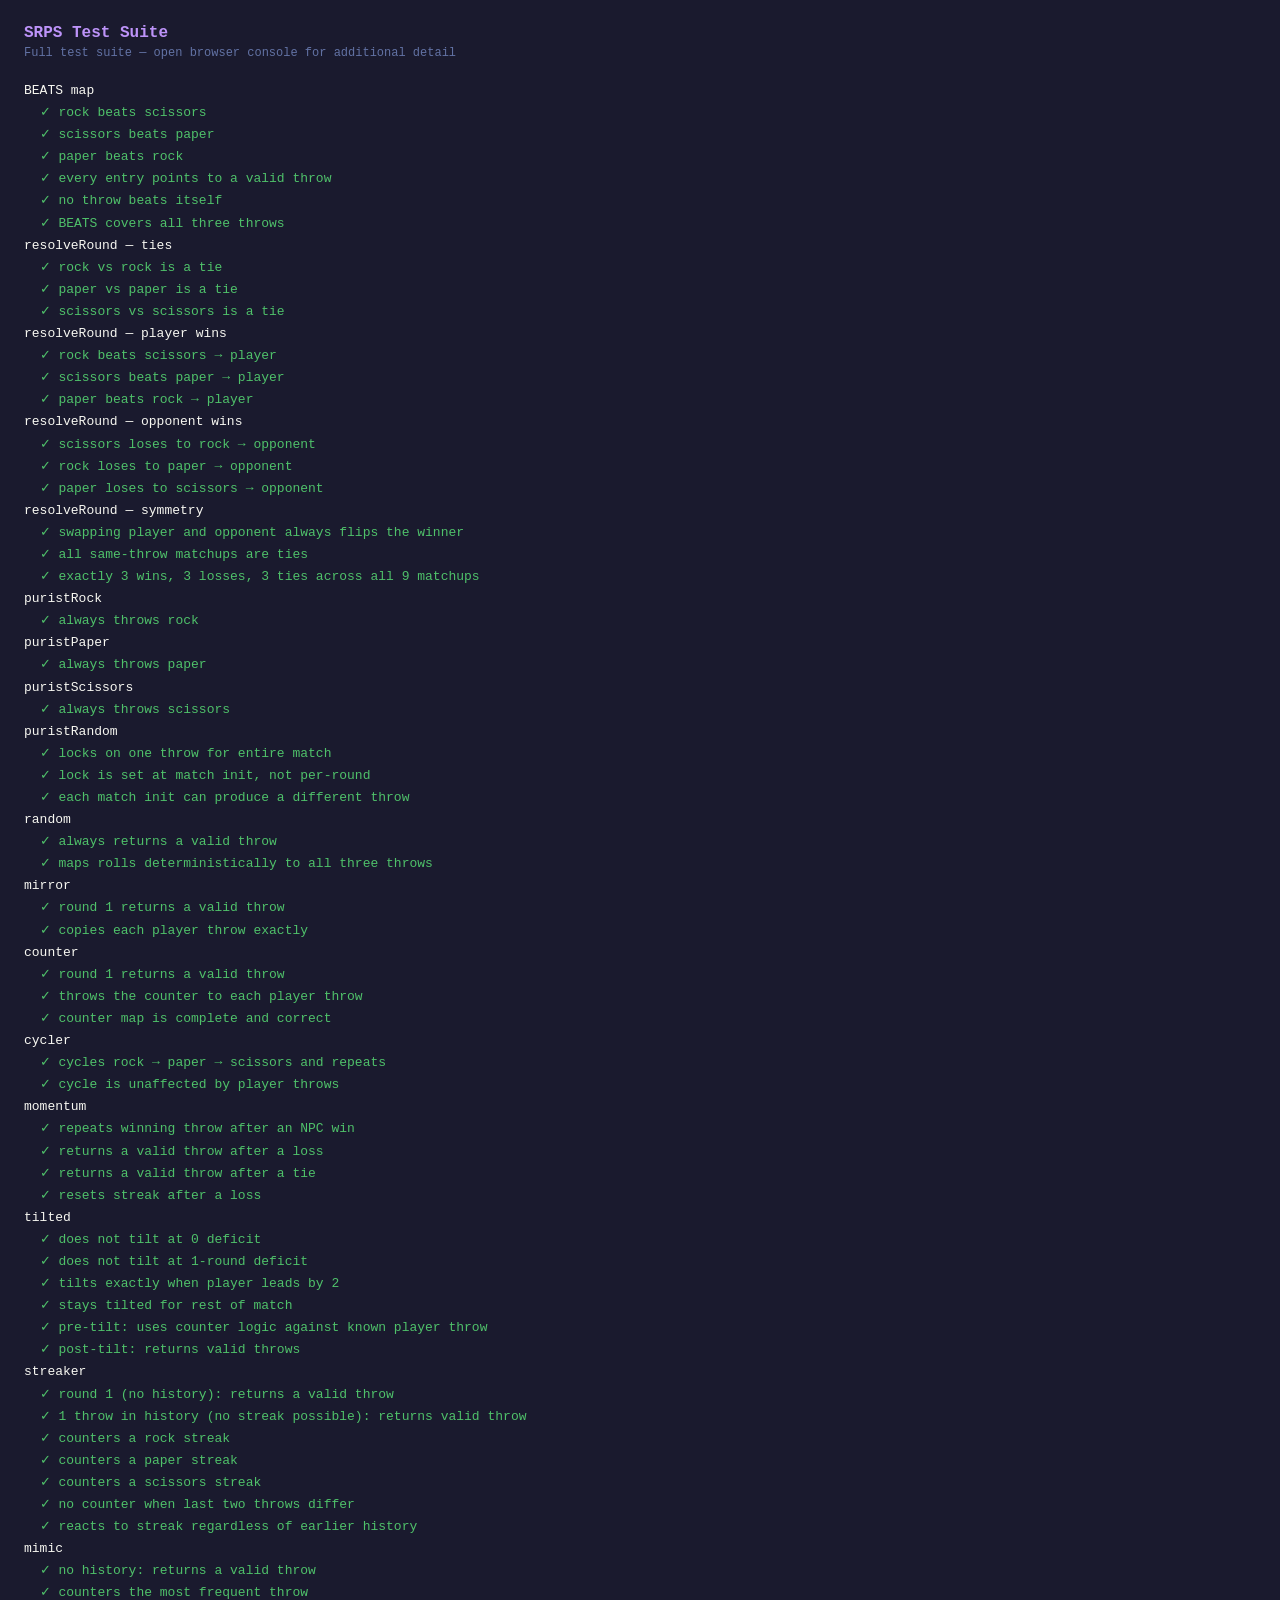
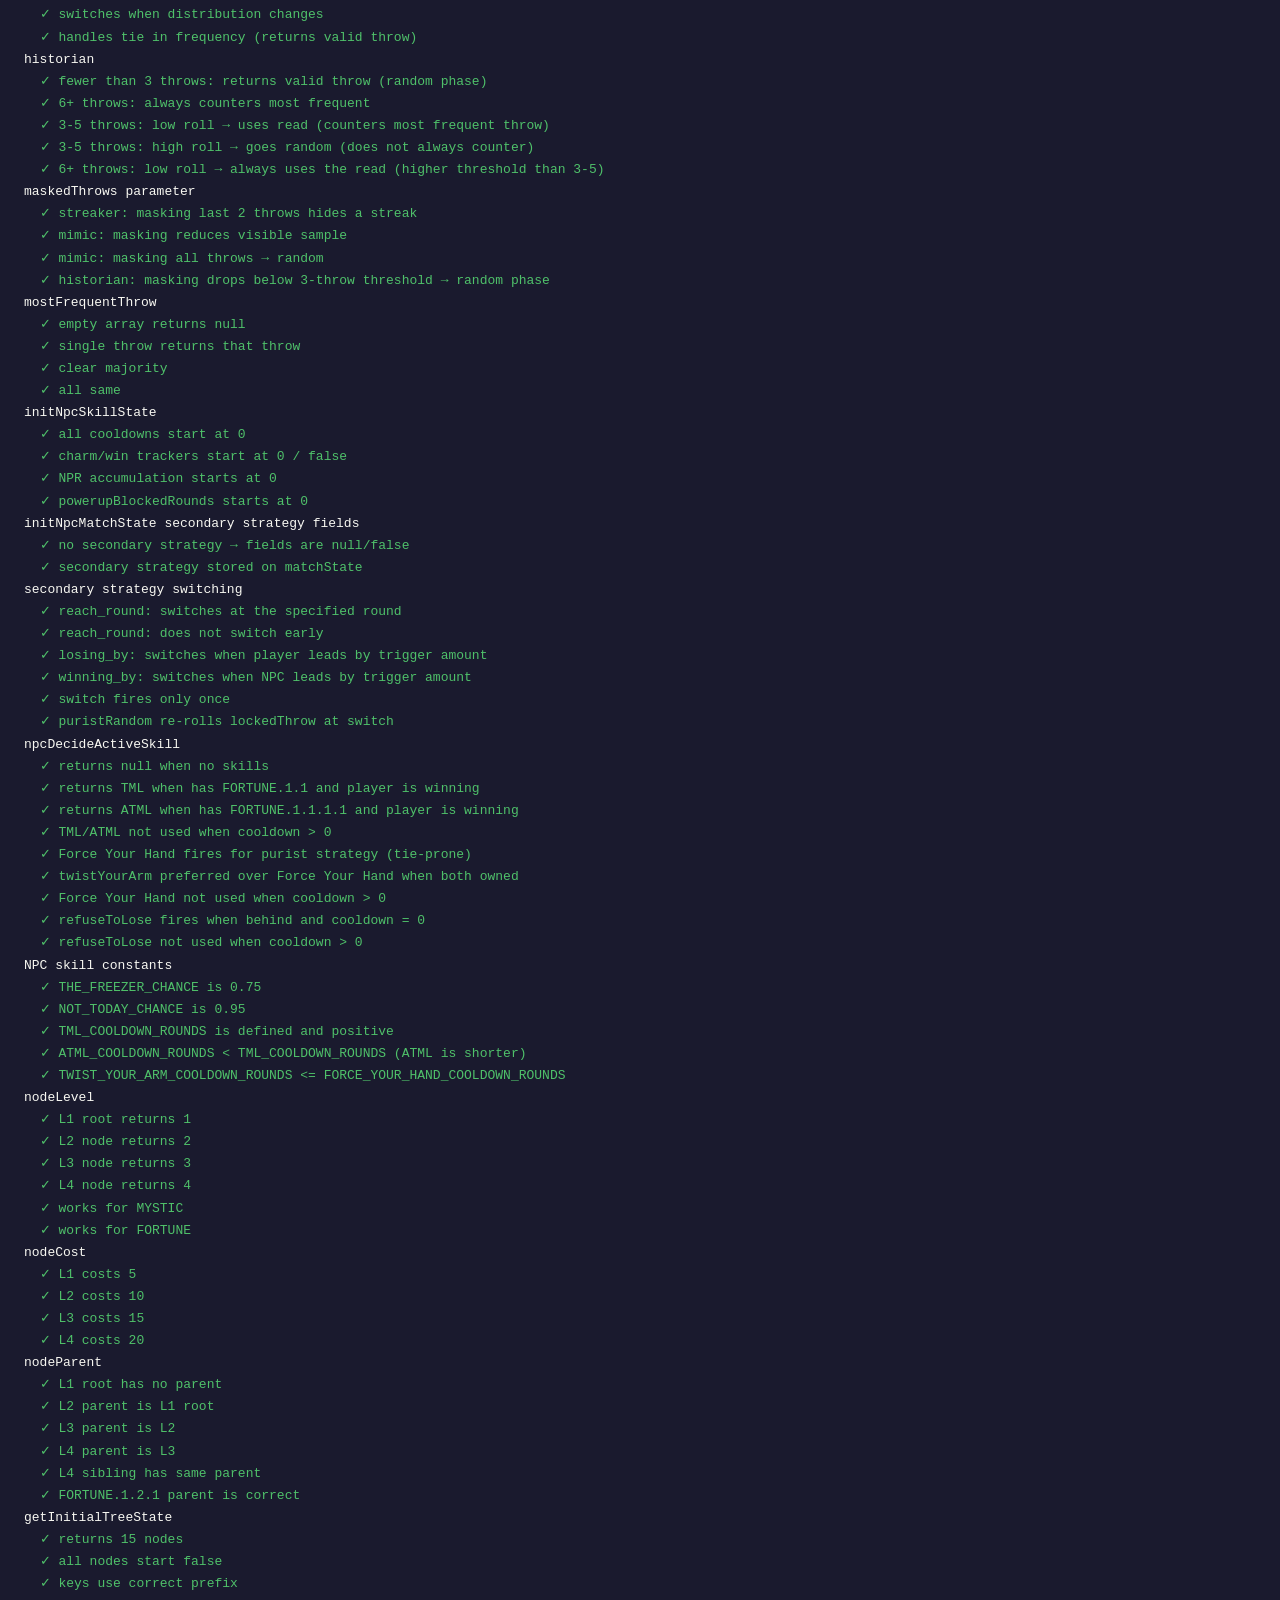
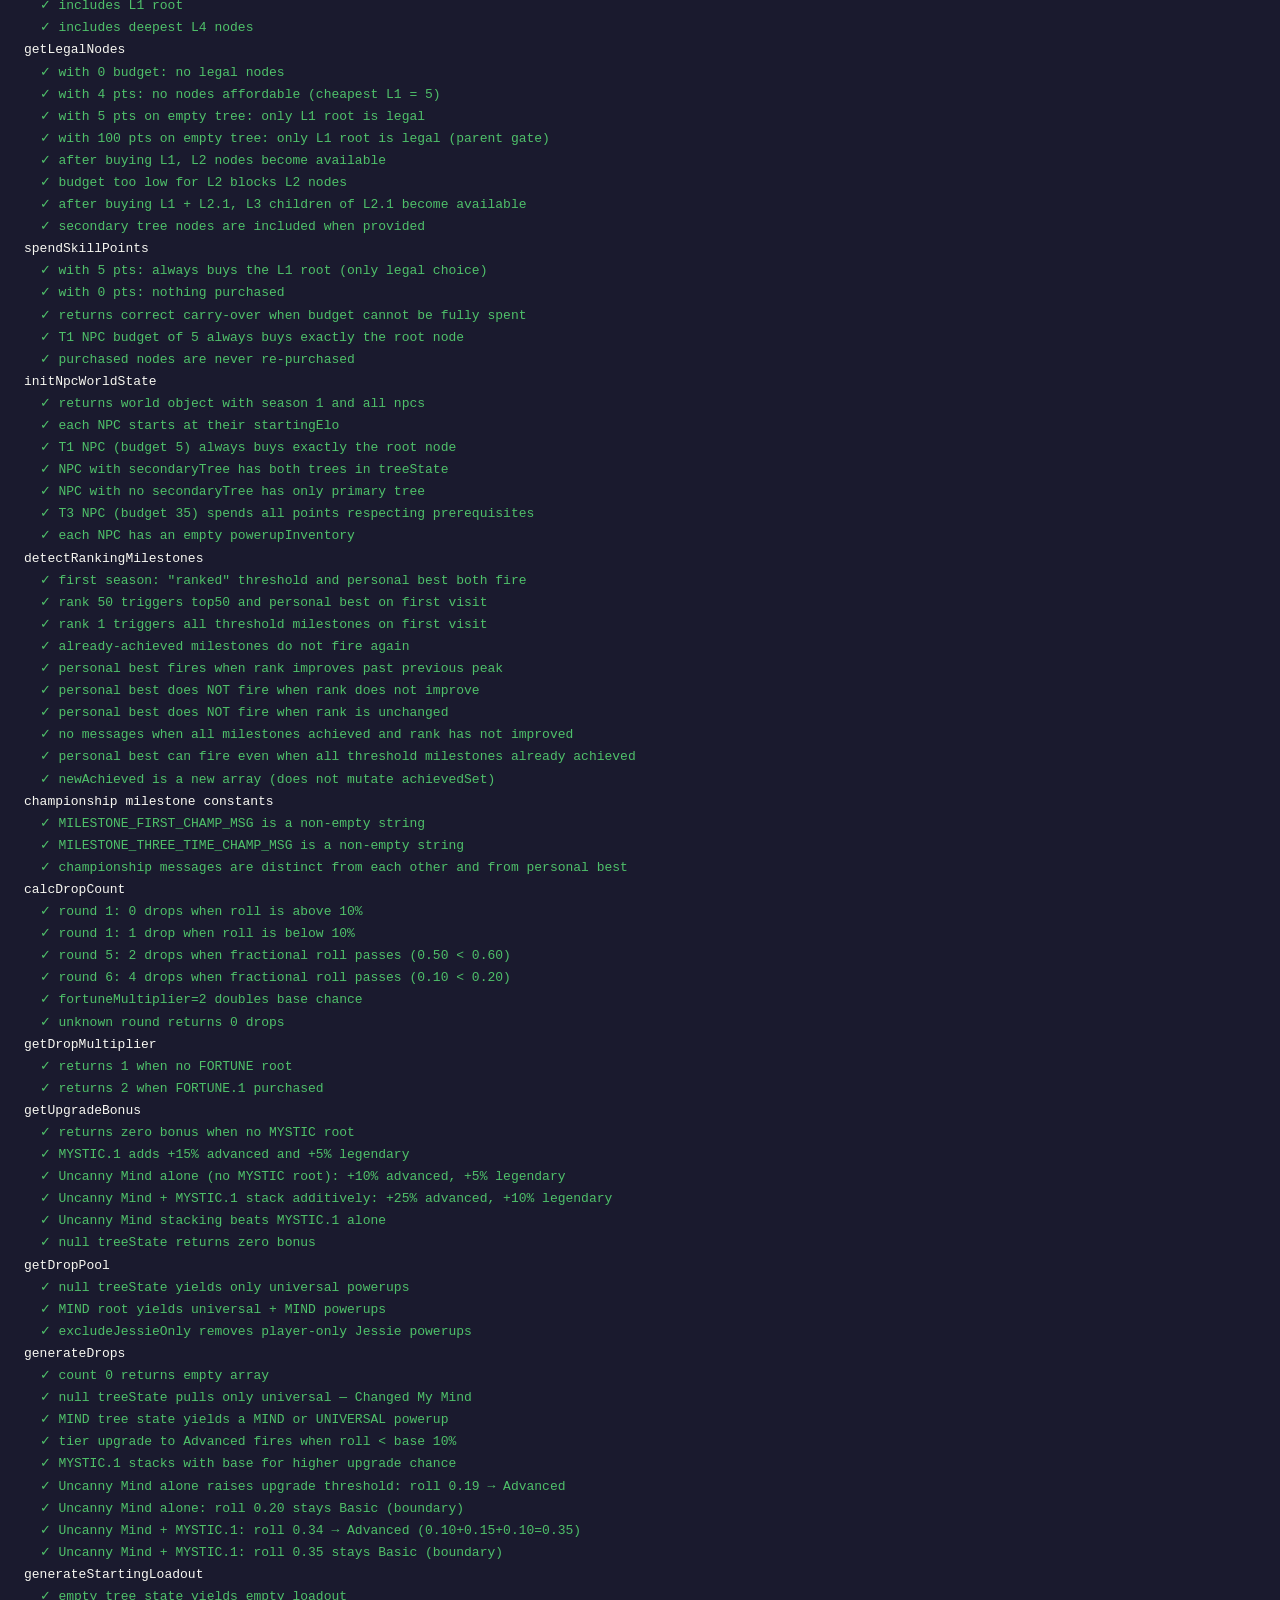
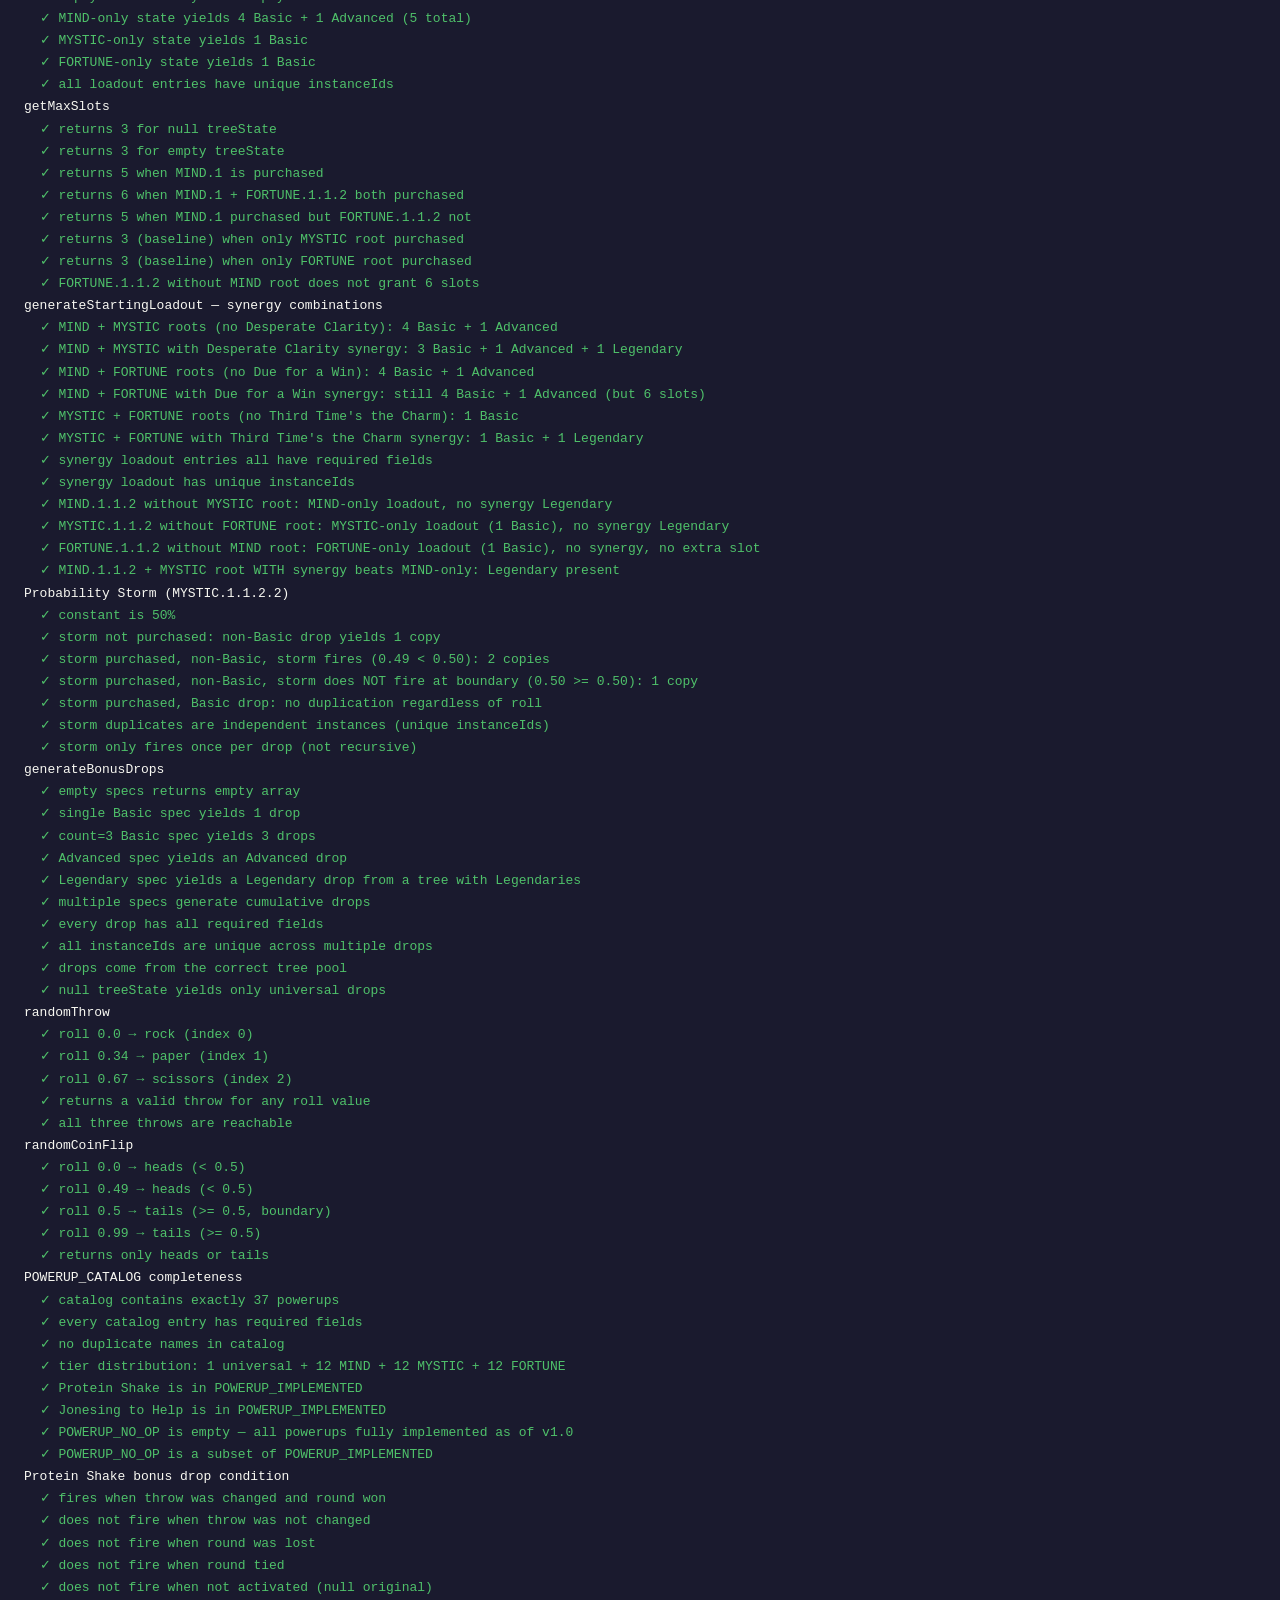
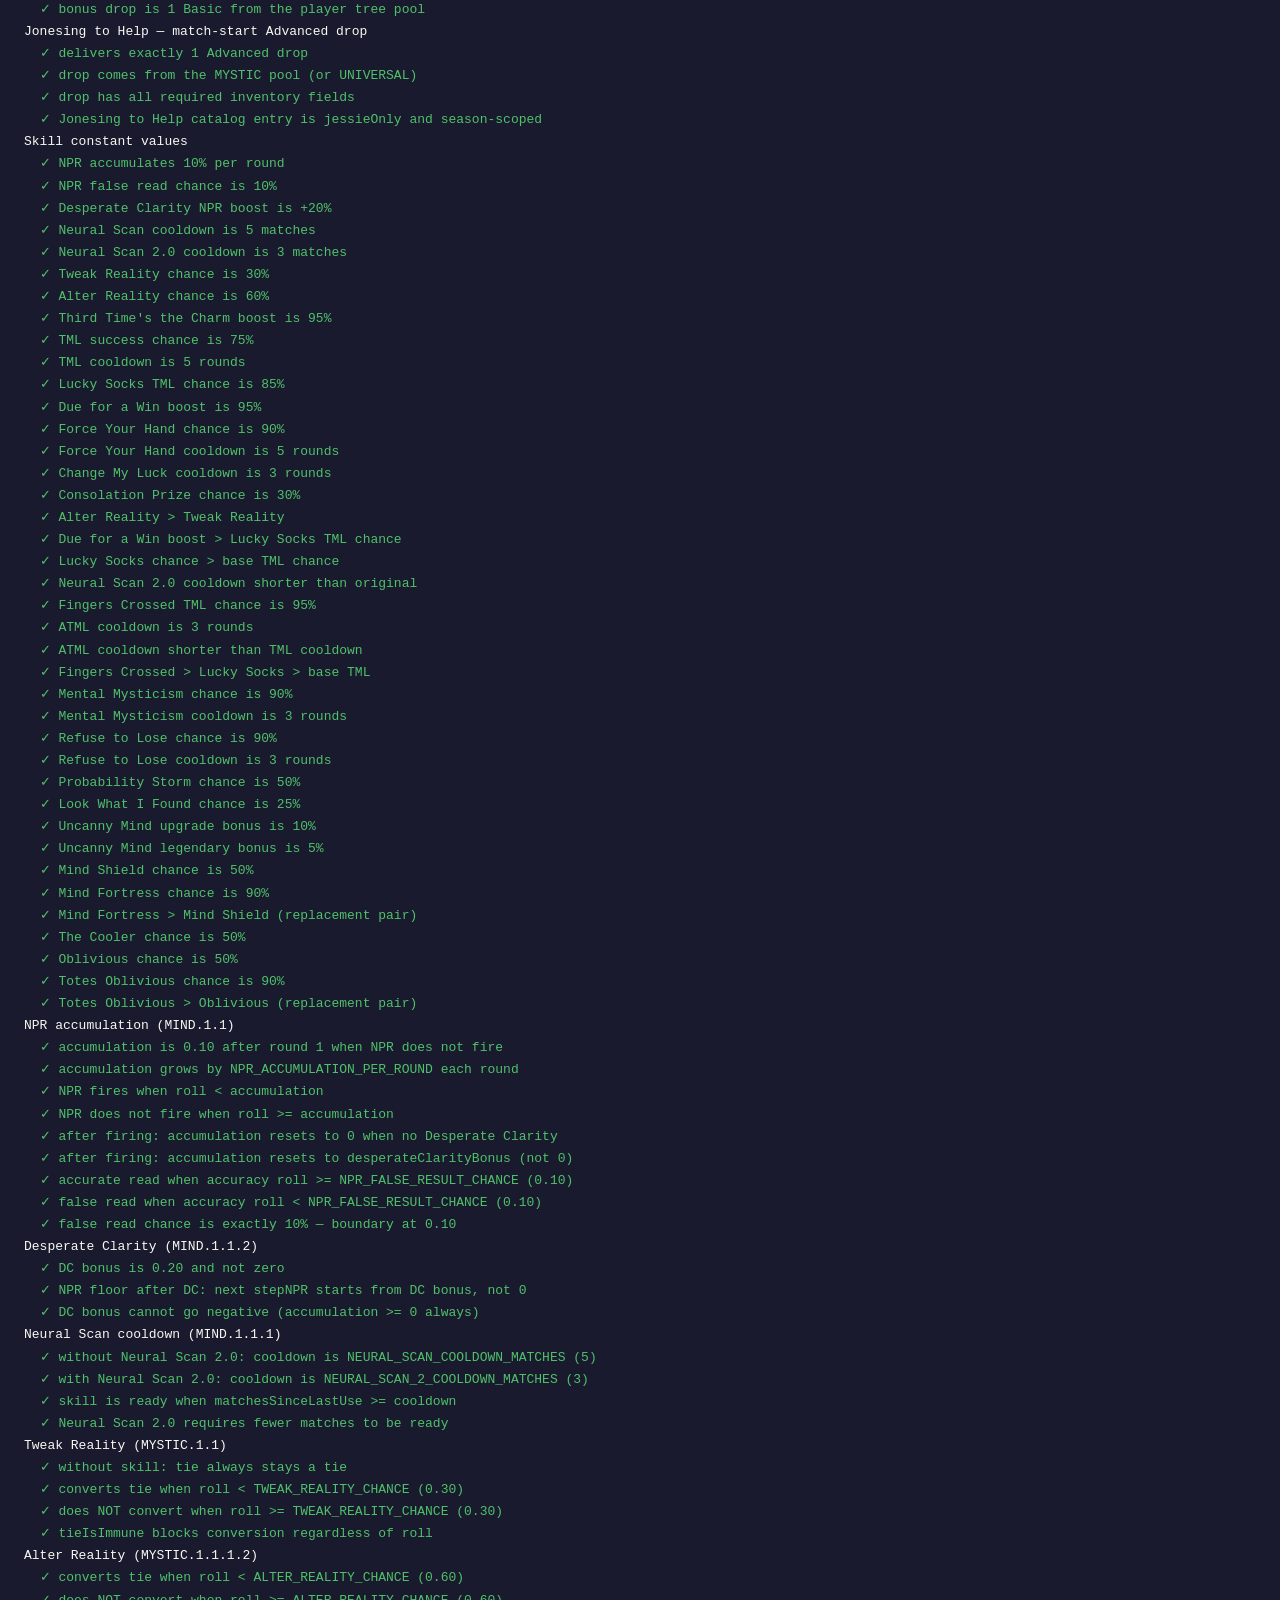
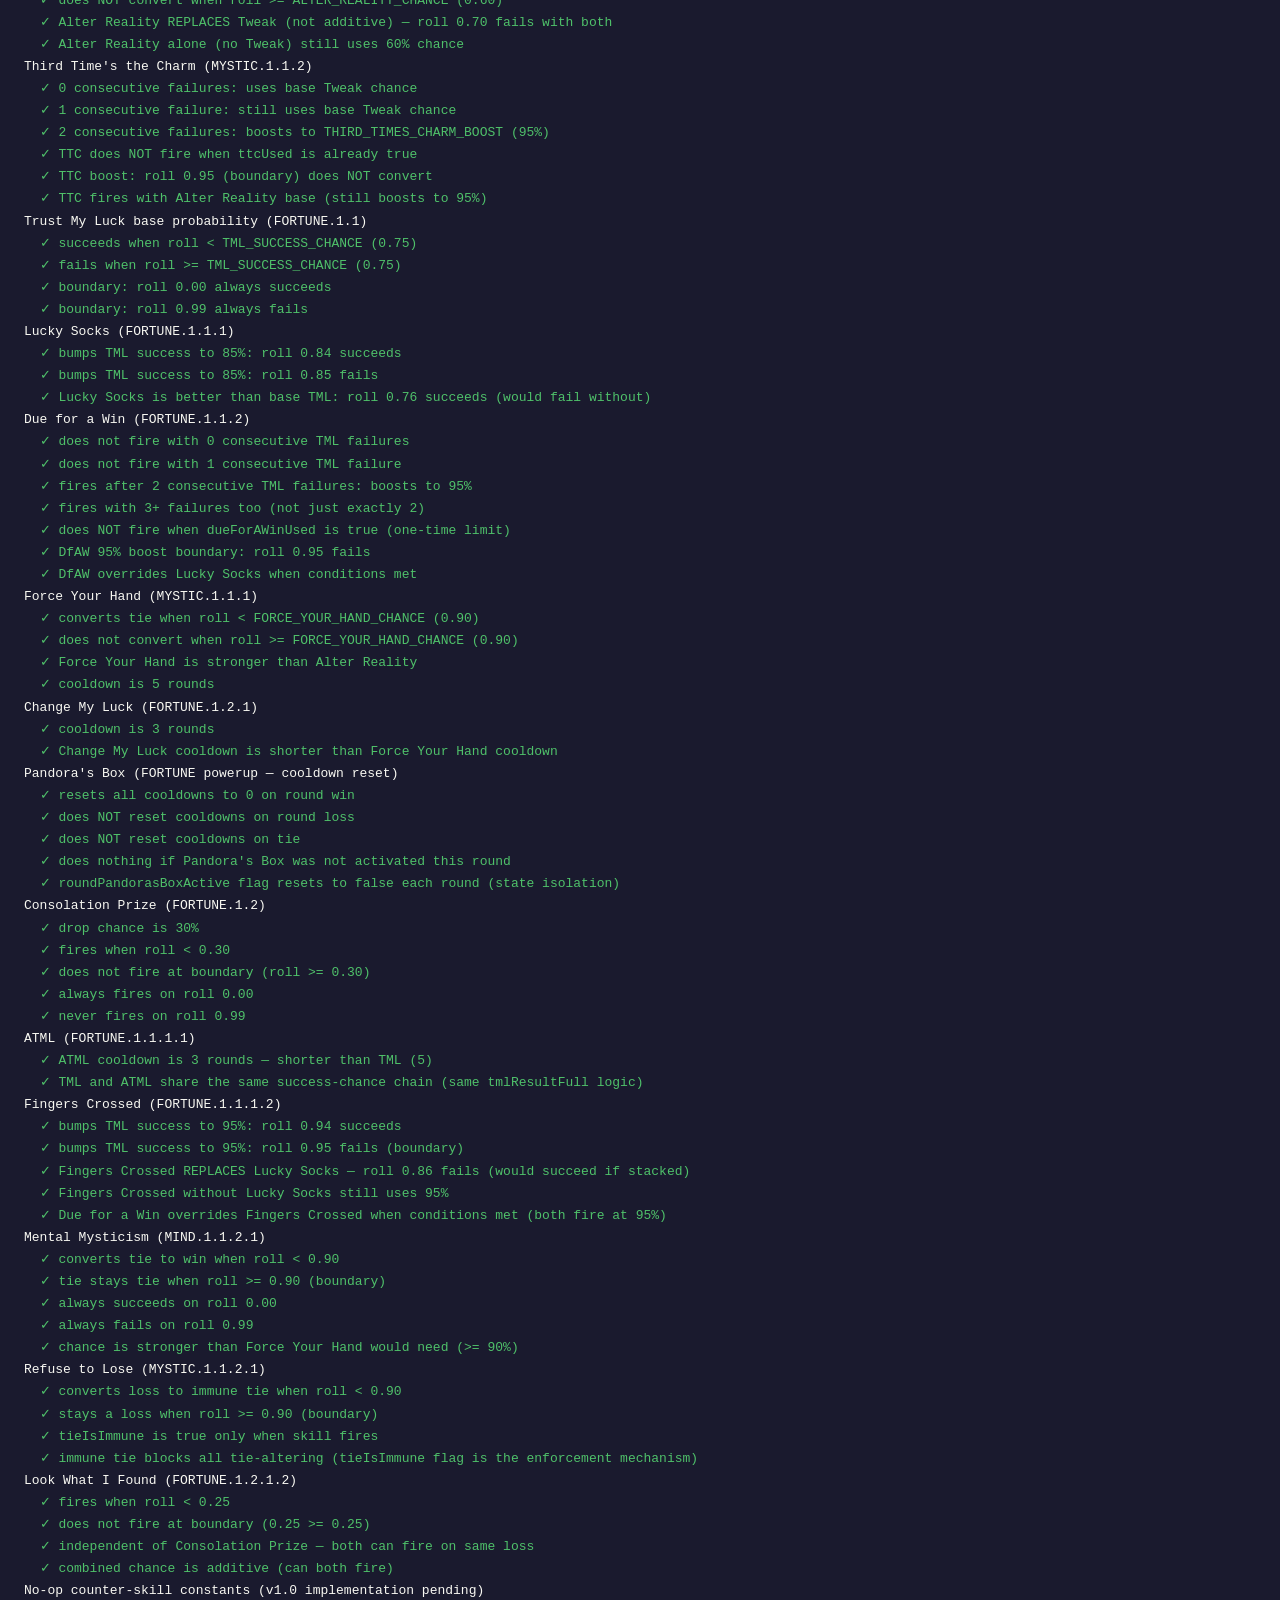
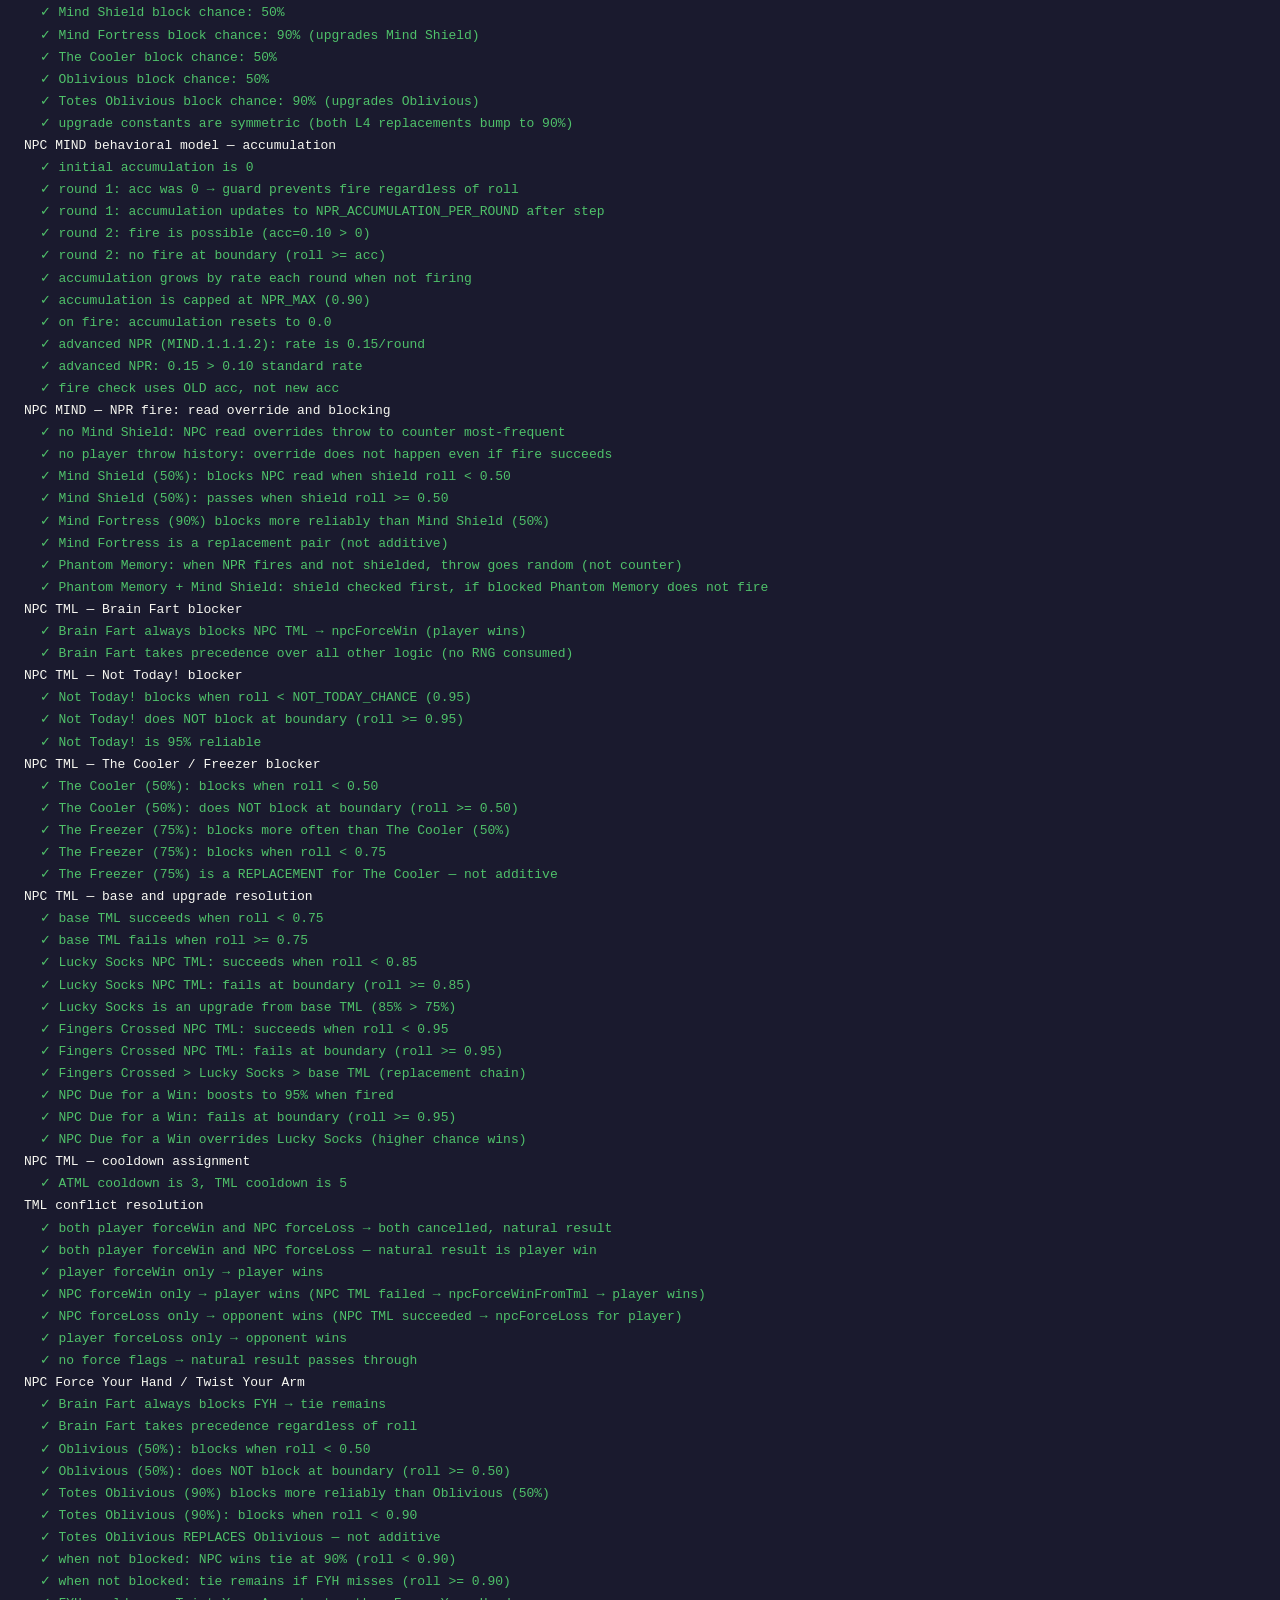
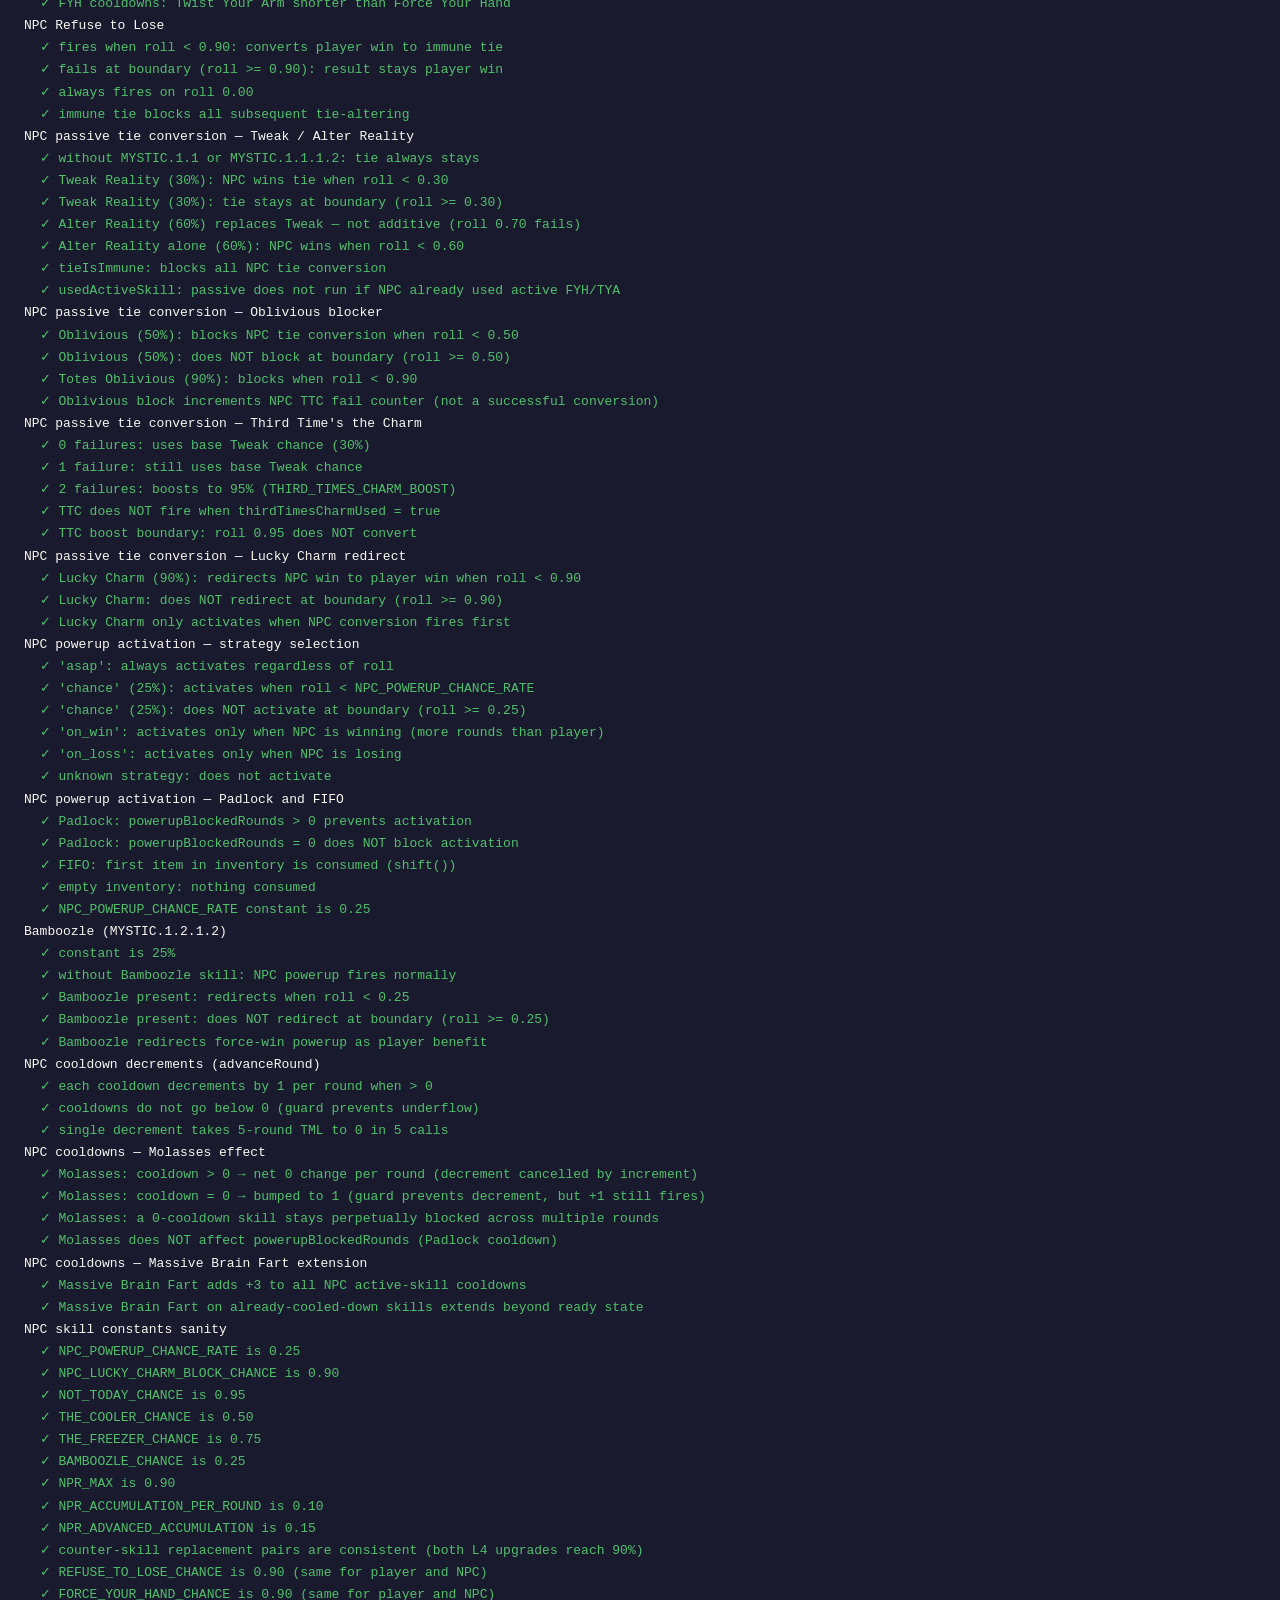
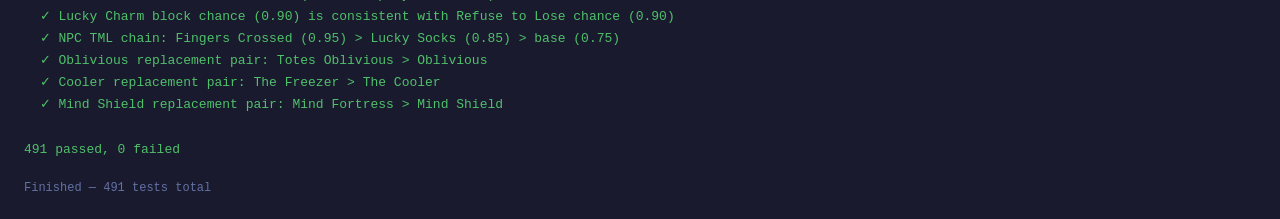
<file: tests.html>
<!DOCTYPE html>
<html lang="en">
<head>
  <meta charset="UTF-8">
  <title>SRPS Tests</title>
  <style>
    body {
      background: #1a1a2e;
      color: #f8f8f2;
      font-family: 'Courier New', monospace;
      font-size: 13px;
      padding: 24px;
      margin: 0;
    }
    h1 { color: #bd93f9; margin: 0 0 4px; font-size: 16px; }
    p  { color: #6272a4; margin: 0 0 20px; font-size: 12px; }
    #output {
      white-space: pre;
      line-height: 1.7;
    }
    #status {
      margin-top: 20px;
      font-size: 12px;
      color: #6272a4;
    }
  </style>
</head>
<body>
  <h1>SRPS Test Suite</h1>
  <p>Full test suite — open browser console for additional detail</p>
  <div id="output">Running…</div>
  <div id="status"></div>

  <script type="module">
    import { runAll } from './js/tests/testRunner.js';
    import './js/tests/round.test.js';
    import './js/tests/npc.test.js';
    import './js/tests/seasonEngine.test.js';
    import './js/tests/powerupEngine.test.js';
    import './js/tests/skills.test.js';
    import './js/tests/npcSkills.test.js';

    const output = document.getElementById('output');
    const status = document.getElementById('status');

    const { totalPass, totalFail } = await runAll(output);

    status.textContent = `Finished — ${totalPass + totalFail} tests total`;
    document.title = `${totalFail === 0 ? '✓' : '✗'} SRPS Tests`;
  </script>
</body>
</html>
</file>
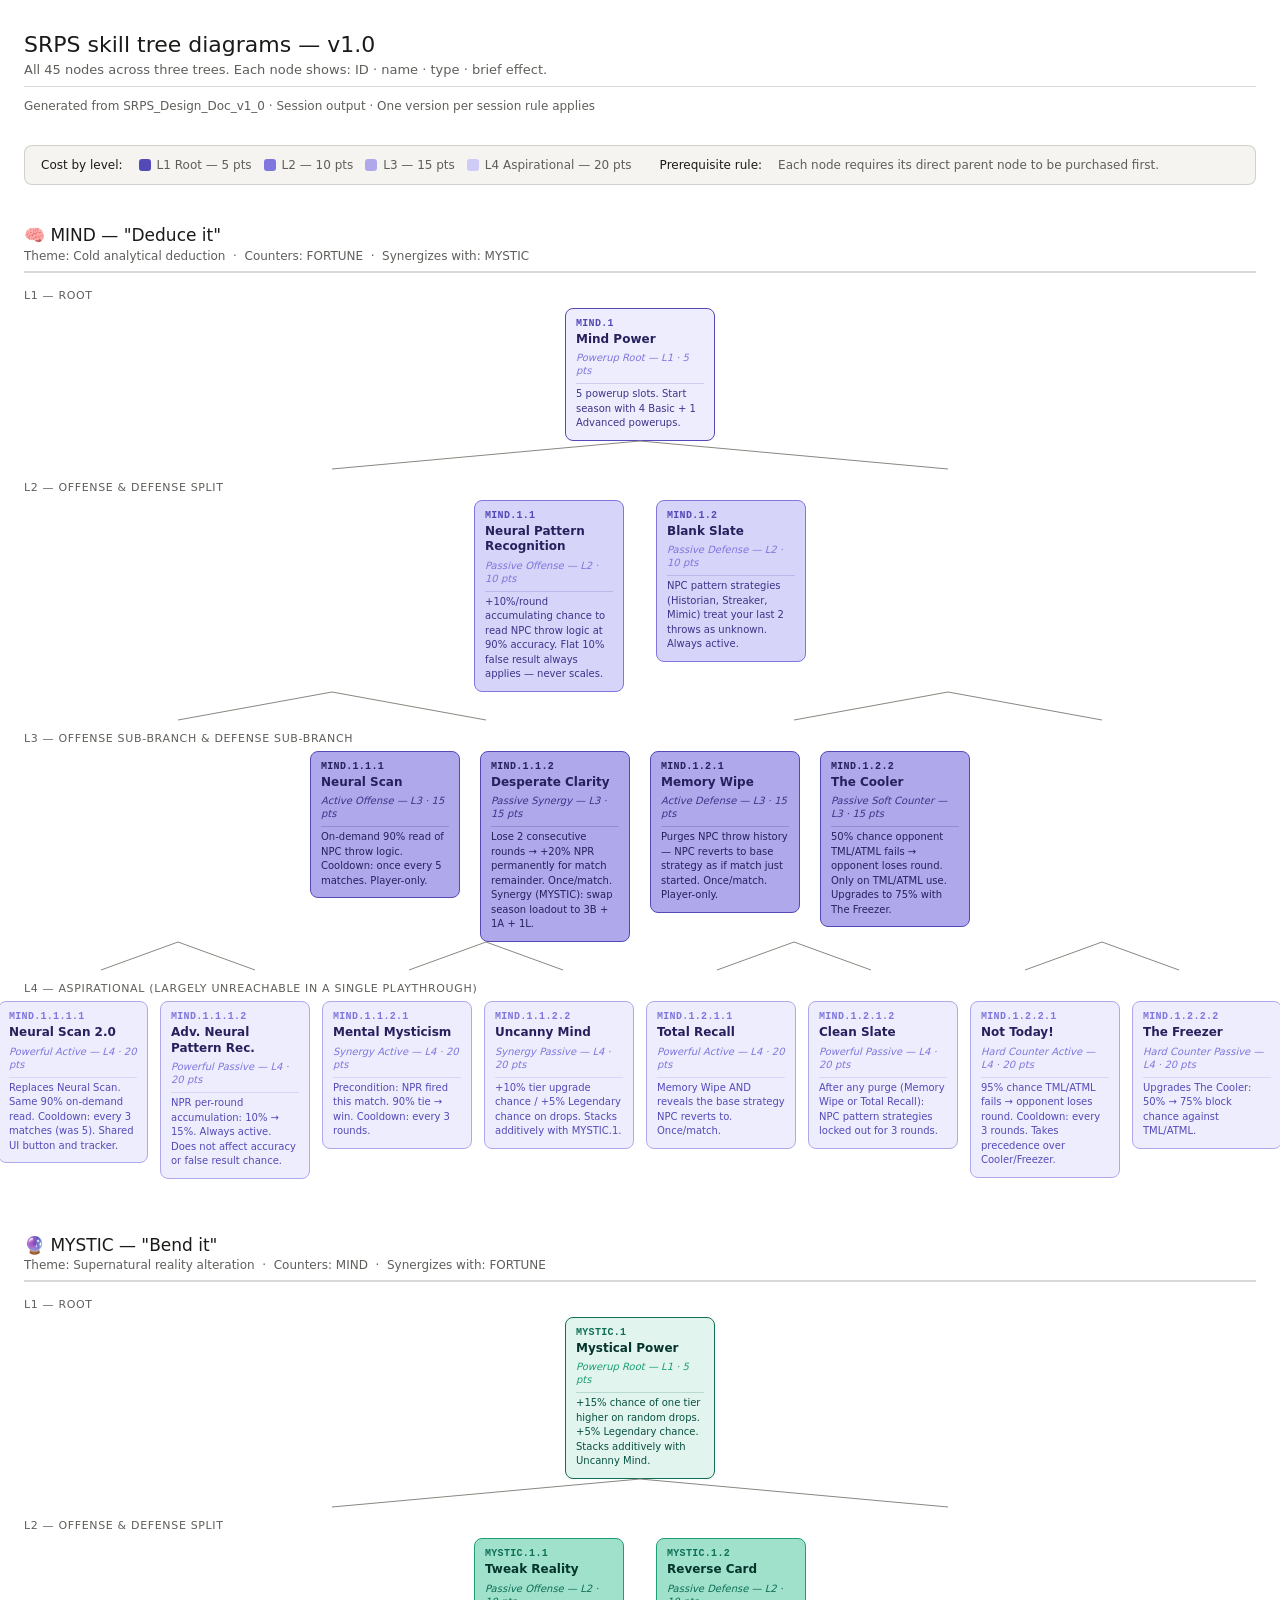
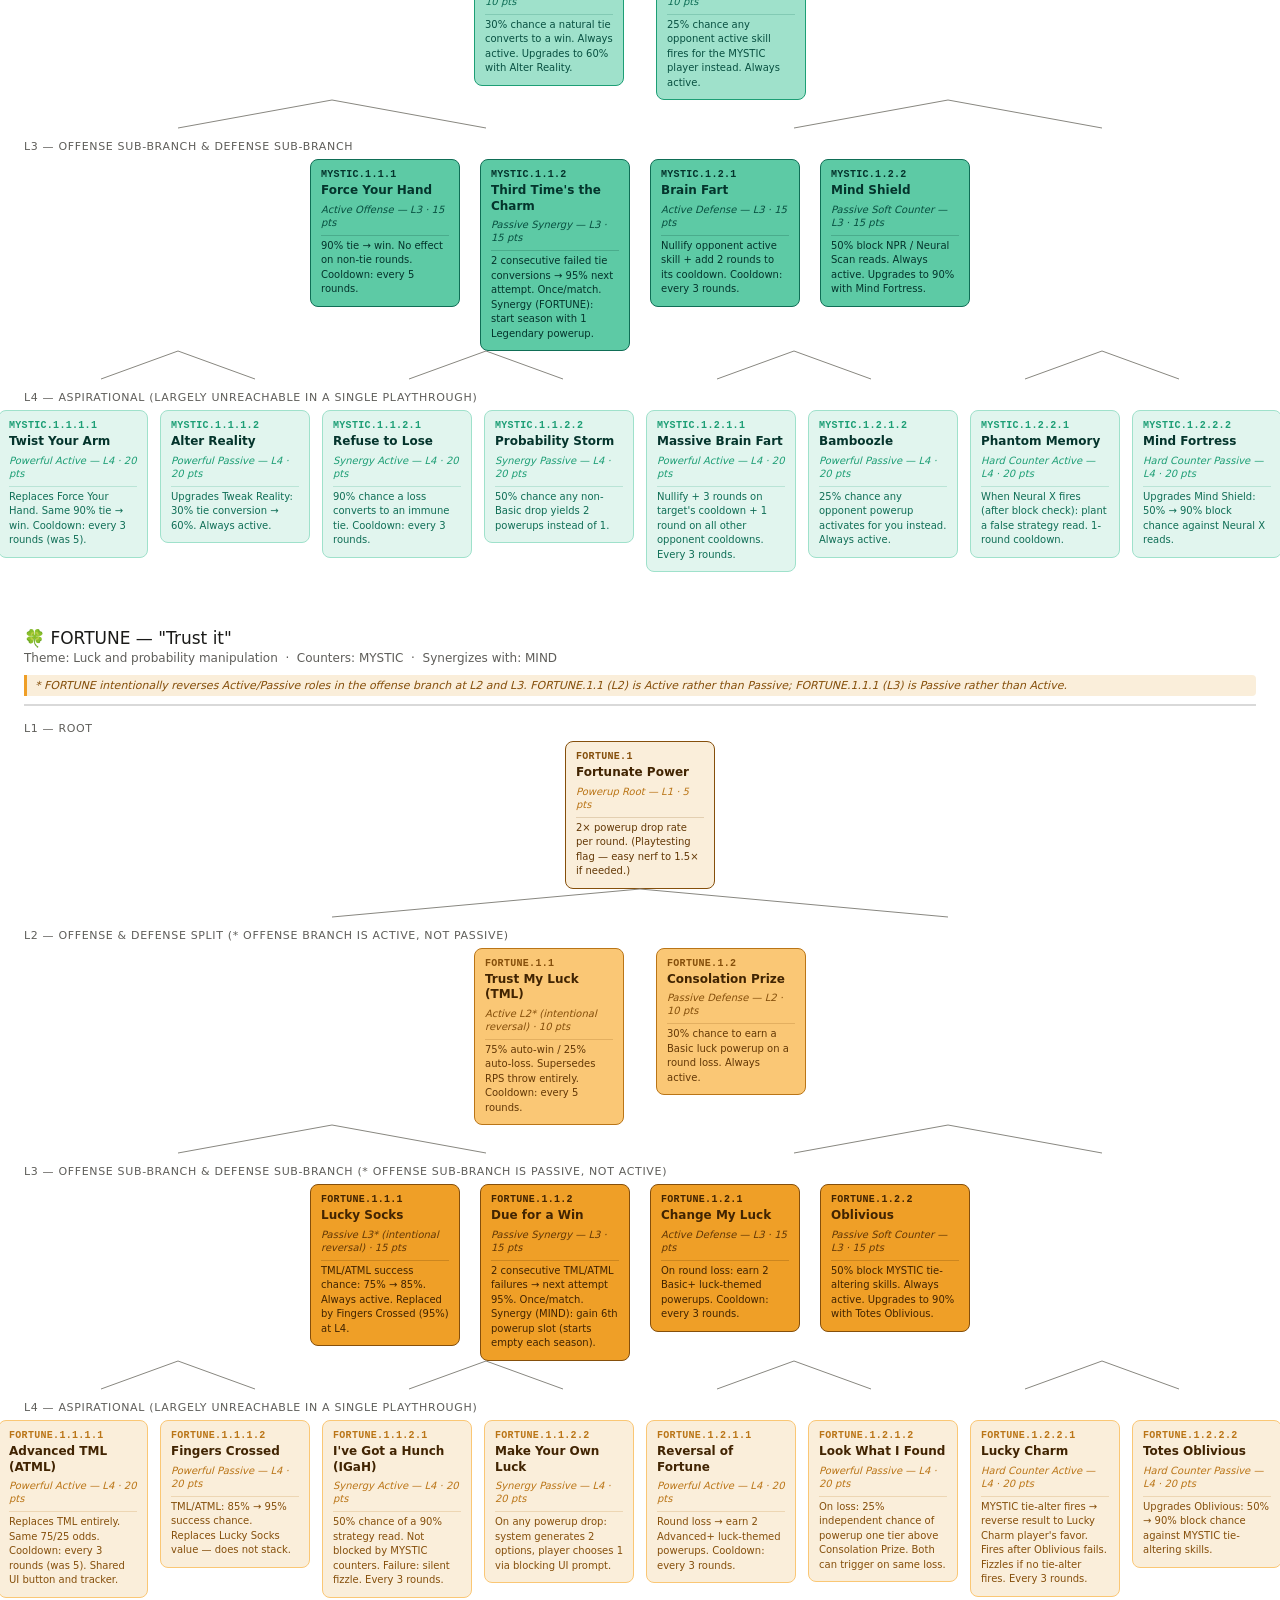
<file: docs/SRPS_skill_trees_v1_0.html>
<!DOCTYPE html>
<html lang="en">
<head>
<meta charset="UTF-8">
<meta name="viewport" content="width=device-width, initial-scale=1.0">
<title>SRPS Skill Tree Diagrams — v1.0</title>
<style>
  *, *::before, *::after { box-sizing: border-box; margin: 0; padding: 0; }

  :root {
    --bg: #ffffff;
    --bg2: #f5f4f0;
    --text-primary: #1a1a18;
    --text-secondary: #5f5e5a;
    --border: rgba(0,0,0,0.15);
    --border-med: rgba(0,0,0,0.25);
    --font: system-ui, -apple-system, "Segoe UI", sans-serif;
  }

  @media (prefers-color-scheme: dark) {
    :root {
      --bg: #1c1c1a;
      --bg2: #252523;
      --text-primary: #e8e6de;
      --text-secondary: #9c9a92;
      --border: rgba(255,255,255,0.12);
      --border-med: rgba(255,255,255,0.22);
    }
  }

  body {
    font-family: var(--font);
    background: var(--bg);
    color: var(--text-primary);
    padding: 2rem 1.5rem 4rem;
    max-width: 1400px;
    margin: 0 auto;
  }

  h1 { font-size: 22px; font-weight: 500; margin-bottom: 0.3rem; }
  .doc-subtitle { font-size: 13px; color: var(--text-secondary); margin-bottom: 0.6rem; }
  .doc-meta { font-size: 12px; color: var(--text-secondary); margin-bottom: 2rem; border-top: 1px solid var(--border); padding-top: 0.75rem; }

  .legend { display: flex; flex-wrap: wrap; gap: 12px; margin-bottom: 2.5rem; padding: 0.75rem 1rem; background: var(--bg2); border-radius: 8px; border: 1px solid var(--border); }
  .legend-item { display: flex; align-items: center; gap: 6px; font-size: 12px; color: var(--text-secondary); }
  .legend-dot { width: 12px; height: 12px; border-radius: 3px; flex-shrink: 0; }
  .legend-title { font-size: 12px; font-weight: 500; color: var(--text-primary); margin-right: 4px; }

  .tree-section { margin-bottom: 3.5rem; }
  .tree-header { margin-bottom: 1rem; padding-bottom: 0.5rem; border-bottom: 2px solid var(--border); }
  .tree-title { font-size: 17px; font-weight: 500; margin-bottom: 0.2rem; }
  .tree-meta-line { font-size: 12px; color: var(--text-secondary); }
  .reversal-note {
    font-size: 11px; color: #854F0B; font-style: italic;
    border-left: 3px solid #EF9F27; padding: 4px 8px;
    margin-top: 0.6rem; background: #FAEEDA;
    border-radius: 0 4px 4px 0;
  }
  @media (prefers-color-scheme: dark) {
    .reversal-note { color: #FAC775; background: #412402; border-color: #BA7517; }
  }

  .level-label {
    font-size: 11px; font-weight: 500; color: var(--text-secondary);
    text-transform: uppercase; letter-spacing: 0.06em;
    margin-bottom: 6px; margin-top: 12px;
  }

  .level-row { display: flex; justify-content: center; align-items: flex-start; gap: 6px; }
  .node-col { display: flex; flex-direction: column; align-items: center; }

  .node {
    border-radius: 8px;
    border: 1px solid;
    padding: 9px 10px;
    width: 150px;
    min-height: 70px;
    display: flex;
    flex-direction: column;
    gap: 3px;
  }
  .node-id   { font-size: 10px; font-weight: 600; letter-spacing: 0.03em; font-family: monospace; }
  .node-name { font-size: 12px; font-weight: 600; line-height: 1.3; }
  .node-type { font-size: 10px; font-style: italic; line-height: 1.3; margin-top: 1px; }
  .node-desc { font-size: 10px; line-height: 1.45; margin-top: 3px; border-top: 1px solid rgba(0,0,0,0.08); padding-top: 3px; }

  .connector-row { position: relative; height: 28px; width: 100%; }
  .connector-row svg { position: absolute; top: 0; left: 0; width: 100%; height: 100%; overflow: visible; }

  /* MIND — purple */
  .mind-l1 { background: #EEEDFE; border-color: #534AB7; }
  .mind-l1 .node-id { color: #534AB7; } .mind-l1 .node-name { color: #26215C; }
  .mind-l1 .node-type { color: #7F77DD; } .mind-l1 .node-desc { color: #3C3489; border-color: rgba(83,74,183,0.2); }

  .mind-l2 { background: #D6D4F9; border-color: #7F77DD; }
  .mind-l2 .node-id { color: #534AB7; } .mind-l2 .node-name { color: #26215C; }
  .mind-l2 .node-type { color: #7F77DD; } .mind-l2 .node-desc { color: #3C3489; border-color: rgba(83,74,183,0.2); }

  .mind-l3 { background: #AFA9EC; border-color: #534AB7; }
  .mind-l3 .node-id { color: #26215C; } .mind-l3 .node-name { color: #26215C; }
  .mind-l3 .node-type { color: #3C3489; } .mind-l3 .node-desc { color: #26215C; border-color: rgba(38,33,92,0.2); }

  .mind-l4 { background: #EEEDFE; border-color: #AFA9EC; }
  .mind-l4 .node-id { color: #7F77DD; } .mind-l4 .node-name { color: #26215C; }
  .mind-l4 .node-type { color: #7F77DD; } .mind-l4 .node-desc { color: #534AB7; border-color: rgba(127,119,221,0.2); }

  /* MYSTIC — teal */
  .mystic-l1 { background: #E1F5EE; border-color: #0F6E56; }
  .mystic-l1 .node-id { color: #0F6E56; } .mystic-l1 .node-name { color: #04342C; }
  .mystic-l1 .node-type { color: #1D9E75; } .mystic-l1 .node-desc { color: #085041; border-color: rgba(15,110,86,0.2); }

  .mystic-l2 { background: #9FE1CB; border-color: #1D9E75; }
  .mystic-l2 .node-id { color: #0F6E56; } .mystic-l2 .node-name { color: #04342C; }
  .mystic-l2 .node-type { color: #0F6E56; } .mystic-l2 .node-desc { color: #085041; border-color: rgba(15,110,86,0.2); }

  .mystic-l3 { background: #5DCAA5; border-color: #0F6E56; }
  .mystic-l3 .node-id { color: #04342C; } .mystic-l3 .node-name { color: #04342C; }
  .mystic-l3 .node-type { color: #085041; } .mystic-l3 .node-desc { color: #04342C; border-color: rgba(4,52,44,0.2); }

  .mystic-l4 { background: #E1F5EE; border-color: #9FE1CB; }
  .mystic-l4 .node-id { color: #1D9E75; } .mystic-l4 .node-name { color: #04342C; }
  .mystic-l4 .node-type { color: #1D9E75; } .mystic-l4 .node-desc { color: #0F6E56; border-color: rgba(29,158,117,0.2); }

  /* FORTUNE — amber */
  .fortune-l1 { background: #FAEEDA; border-color: #854F0B; }
  .fortune-l1 .node-id { color: #854F0B; } .fortune-l1 .node-name { color: #412402; }
  .fortune-l1 .node-type { color: #BA7517; } .fortune-l1 .node-desc { color: #633806; border-color: rgba(133,79,11,0.2); }

  .fortune-l2 { background: #FAC775; border-color: #BA7517; }
  .fortune-l2 .node-id { color: #854F0B; } .fortune-l2 .node-name { color: #412402; }
  .fortune-l2 .node-type { color: #854F0B; } .fortune-l2 .node-desc { color: #633806; border-color: rgba(133,79,11,0.2); }

  .fortune-l3 { background: #EF9F27; border-color: #854F0B; }
  .fortune-l3 .node-id { color: #412402; } .fortune-l3 .node-name { color: #412402; }
  .fortune-l3 .node-type { color: #633806; } .fortune-l3 .node-desc { color: #412402; border-color: rgba(65,36,2,0.2); }

  .fortune-l4 { background: #FAEEDA; border-color: #FAC775; }
  .fortune-l4 .node-id { color: #BA7517; } .fortune-l4 .node-name { color: #412402; }
  .fortune-l4 .node-type { color: #BA7517; } .fortune-l4 .node-desc { color: #854F0B; border-color: rgba(186,117,23,0.2); }

  /* Dark mode overrides */
  @media (prefers-color-scheme: dark) {
    .mind-l1 { background: #3C3489; border-color: #AFA9EC; }
    .mind-l1 .node-id { color: #CECBF6; } .mind-l1 .node-name { color: #EEEDFE; }
    .mind-l1 .node-type { color: #AFA9EC; } .mind-l1 .node-desc { color: #CECBF6; border-color: rgba(206,203,246,0.15); }

    .mind-l2 { background: #534AB7; border-color: #7F77DD; }
    .mind-l2 .node-id { color: #CECBF6; } .mind-l2 .node-name { color: #EEEDFE; }
    .mind-l2 .node-type { color: #AFA9EC; } .mind-l2 .node-desc { color: #CECBF6; border-color: rgba(206,203,246,0.15); }

    .mind-l3 { background: #534AB7; border-color: #AFA9EC; }
    .mind-l3 .node-id { color: #EEEDFE; } .mind-l3 .node-name { color: #EEEDFE; }
    .mind-l3 .node-type { color: #CECBF6; } .mind-l3 .node-desc { color: #CECBF6; border-color: rgba(206,203,246,0.15); }

    .mind-l4 { background: #26215C; border-color: #7F77DD; }
    .mind-l4 .node-id { color: #AFA9EC; } .mind-l4 .node-name { color: #EEEDFE; }
    .mind-l4 .node-type { color: #AFA9EC; } .mind-l4 .node-desc { color: #CECBF6; border-color: rgba(127,119,221,0.2); }

    .mystic-l1 { background: #085041; border-color: #5DCAA5; }
    .mystic-l1 .node-id { color: #9FE1CB; } .mystic-l1 .node-name { color: #E1F5EE; }
    .mystic-l1 .node-type { color: #5DCAA5; } .mystic-l1 .node-desc { color: #9FE1CB; border-color: rgba(93,202,165,0.15); }

    .mystic-l2 { background: #0F6E56; border-color: #5DCAA5; }
    .mystic-l2 .node-id { color: #9FE1CB; } .mystic-l2 .node-name { color: #E1F5EE; }
    .mystic-l2 .node-type { color: #5DCAA5; } .mystic-l2 .node-desc { color: #9FE1CB; border-color: rgba(93,202,165,0.15); }

    .mystic-l3 { background: #0F6E56; border-color: #9FE1CB; }
    .mystic-l3 .node-id { color: #E1F5EE; } .mystic-l3 .node-name { color: #E1F5EE; }
    .mystic-l3 .node-type { color: #9FE1CB; } .mystic-l3 .node-desc { color: #9FE1CB; border-color: rgba(159,225,203,0.15); }

    .mystic-l4 { background: #04342C; border-color: #1D9E75; }
    .mystic-l4 .node-id { color: #5DCAA5; } .mystic-l4 .node-name { color: #E1F5EE; }
    .mystic-l4 .node-type { color: #5DCAA5; } .mystic-l4 .node-desc { color: #9FE1CB; border-color: rgba(29,158,117,0.2); }

    .fortune-l1 { background: #633806; border-color: #EF9F27; }
    .fortune-l1 .node-id { color: #FAC775; } .fortune-l1 .node-name { color: #FAEEDA; }
    .fortune-l1 .node-type { color: #EF9F27; } .fortune-l1 .node-desc { color: #FAC775; border-color: rgba(239,159,39,0.2); }

    .fortune-l2 { background: #854F0B; border-color: #EF9F27; }
    .fortune-l2 .node-id { color: #FAC775; } .fortune-l2 .node-name { color: #FAEEDA; }
    .fortune-l2 .node-type { color: #EF9F27; } .fortune-l2 .node-desc { color: #FAC775; border-color: rgba(239,159,39,0.2); }

    .fortune-l3 { background: #854F0B; border-color: #FAC775; }
    .fortune-l3 .node-id { color: #FAEEDA; } .fortune-l3 .node-name { color: #FAEEDA; }
    .fortune-l3 .node-type { color: #FAC775; } .fortune-l3 .node-desc { color: #FAC775; border-color: rgba(250,199,117,0.2); }

    .fortune-l4 { background: #412402; border-color: #BA7517; }
    .fortune-l4 .node-id { color: #EF9F27; } .fortune-l4 .node-name { color: #FAEEDA; }
    .fortune-l4 .node-type { color: #EF9F27; } .fortune-l4 .node-desc { color: #FAC775; border-color: rgba(186,117,23,0.2); }
  }

  @media print {
    body { padding: 1rem; }
    .tree-section { page-break-inside: avoid; }
  }
</style>
</head>
<body>

<h1>SRPS skill tree diagrams — v1.0</h1>
<p class="doc-subtitle">All 45 nodes across three trees. Each node shows: ID · name · type · brief effect.</p>
<p class="doc-meta">Generated from SRPS_Design_Doc_v1_0 · Session output · One version per session rule applies</p>

<div class="legend">
  <span class="legend-title">Cost by level:</span>
  <div class="legend-item"><div class="legend-dot" style="background:#534AB7"></div> L1 Root — 5 pts</div>
  <div class="legend-item"><div class="legend-dot" style="background:#7F77DD"></div> L2 — 10 pts</div>
  <div class="legend-item"><div class="legend-dot" style="background:#AFA9EC"></div> L3 — 15 pts</div>
  <div class="legend-item"><div class="legend-dot" style="background:#CECBF6"></div> L4 Aspirational — 20 pts</div>
  <span style="margin-left:1rem" class="legend-title">Prerequisite rule:</span>
  <div class="legend-item">Each node requires its direct parent node to be purchased first.</div>
</div>


<!-- ═══════════════════════ MIND TREE ═══════════════════════ -->
<div class="tree-section">
  <div class="tree-header">
    <div class="tree-title">🧠 MIND — "Deduce it"</div>
    <div class="tree-meta-line">Theme: Cold analytical deduction &nbsp;·&nbsp; Counters: FORTUNE &nbsp;·&nbsp; Synergizes with: MYSTIC</div>
  </div>

  <div class="level-label">L1 — Root</div>
  <div class="level-row">
    <div class="node-col">
      <div class="node mind-l1">
        <span class="node-id">MIND.1</span>
        <span class="node-name">Mind Power</span>
        <span class="node-type">Powerup Root — L1 · 5 pts</span>
        <span class="node-desc">5 powerup slots. Start season with 4 Basic + 1 Advanced powerups.</span>
      </div>
    </div>
  </div>

  <div class="connector-row">
    <svg><line x1="50%" y1="0" x2="25%" y2="28" stroke="#888780" stroke-width="1"/><line x1="50%" y1="0" x2="75%" y2="28" stroke="#888780" stroke-width="1"/></svg>
  </div>

  <div class="level-label">L2 — Offense &amp; Defense split</div>
  <div class="level-row">
    <div class="node-col">
      <div class="node mind-l2">
        <span class="node-id">MIND.1.1</span>
        <span class="node-name">Neural Pattern Recognition</span>
        <span class="node-type">Passive Offense — L2 · 10 pts</span>
        <span class="node-desc">+10%/round accumulating chance to read NPC throw logic at 90% accuracy. Flat 10% false result always applies — never scales.</span>
      </div>
    </div>
    <div style="width:20px"></div>
    <div class="node-col">
      <div class="node mind-l2">
        <span class="node-id">MIND.1.2</span>
        <span class="node-name">Blank Slate</span>
        <span class="node-type">Passive Defense — L2 · 10 pts</span>
        <span class="node-desc">NPC pattern strategies (Historian, Streaker, Mimic) treat your last 2 throws as unknown. Always active.</span>
      </div>
    </div>
  </div>

  <div class="connector-row">
    <svg>
      <line x1="25%" y1="0" x2="12.5%" y2="28" stroke="#888780" stroke-width="1"/>
      <line x1="25%" y1="0" x2="37.5%" y2="28" stroke="#888780" stroke-width="1"/>
      <line x1="75%" y1="0" x2="62.5%" y2="28" stroke="#888780" stroke-width="1"/>
      <line x1="75%" y1="0" x2="87.5%" y2="28" stroke="#888780" stroke-width="1"/>
    </svg>
  </div>

  <div class="level-label">L3 — Offense sub-branch &amp; Defense sub-branch</div>
  <div class="level-row">
    <div class="node-col">
      <div class="node mind-l3">
        <span class="node-id">MIND.1.1.1</span>
        <span class="node-name">Neural Scan</span>
        <span class="node-type">Active Offense — L3 · 15 pts</span>
        <span class="node-desc">On-demand 90% read of NPC throw logic. Cooldown: once every 5 matches. Player-only.</span>
      </div>
    </div>
    <div style="width:8px"></div>
    <div class="node-col">
      <div class="node mind-l3">
        <span class="node-id">MIND.1.1.2</span>
        <span class="node-name">Desperate Clarity</span>
        <span class="node-type">Passive Synergy — L3 · 15 pts</span>
        <span class="node-desc">Lose 2 consecutive rounds → +20% NPR permanently for match remainder. Once/match. Synergy (MYSTIC): swap season loadout to 3B + 1A + 1L.</span>
      </div>
    </div>
    <div style="width:8px"></div>
    <div class="node-col">
      <div class="node mind-l3">
        <span class="node-id">MIND.1.2.1</span>
        <span class="node-name">Memory Wipe</span>
        <span class="node-type">Active Defense — L3 · 15 pts</span>
        <span class="node-desc">Purges NPC throw history — NPC reverts to base strategy as if match just started. Once/match. Player-only.</span>
      </div>
    </div>
    <div style="width:8px"></div>
    <div class="node-col">
      <div class="node mind-l3">
        <span class="node-id">MIND.1.2.2</span>
        <span class="node-name">The Cooler</span>
        <span class="node-type">Passive Soft Counter — L3 · 15 pts</span>
        <span class="node-desc">50% chance opponent TML/ATML fails → opponent loses round. Only on TML/ATML use. Upgrades to 75% with The Freezer.</span>
      </div>
    </div>
  </div>

  <div class="connector-row">
    <svg>
      <line x1="12.5%"  y1="0" x2="6.25%"  y2="28" stroke="#888780" stroke-width="1"/>
      <line x1="12.5%"  y1="0" x2="18.75%" y2="28" stroke="#888780" stroke-width="1"/>
      <line x1="37.5%"  y1="0" x2="31.25%" y2="28" stroke="#888780" stroke-width="1"/>
      <line x1="37.5%"  y1="0" x2="43.75%" y2="28" stroke="#888780" stroke-width="1"/>
      <line x1="62.5%"  y1="0" x2="56.25%" y2="28" stroke="#888780" stroke-width="1"/>
      <line x1="62.5%"  y1="0" x2="68.75%" y2="28" stroke="#888780" stroke-width="1"/>
      <line x1="87.5%"  y1="0" x2="81.25%" y2="28" stroke="#888780" stroke-width="1"/>
      <line x1="87.5%"  y1="0" x2="93.75%" y2="28" stroke="#888780" stroke-width="1"/>
    </svg>
  </div>

  <div class="level-label">L4 — Aspirational (largely unreachable in a single playthrough)</div>
  <div class="level-row">
    <div class="node-col">
      <div class="node mind-l4">
        <span class="node-id">MIND.1.1.1.1</span>
        <span class="node-name">Neural Scan 2.0</span>
        <span class="node-type">Powerful Active — L4 · 20 pts</span>
        <span class="node-desc">Replaces Neural Scan. Same 90% on-demand read. Cooldown: every 3 matches (was 5). Shared UI button and tracker.</span>
      </div>
    </div>
    <div style="width:5px"></div>
    <div class="node-col">
      <div class="node mind-l4">
        <span class="node-id">MIND.1.1.1.2</span>
        <span class="node-name">Adv. Neural Pattern Rec.</span>
        <span class="node-type">Powerful Passive — L4 · 20 pts</span>
        <span class="node-desc">NPR per-round accumulation: 10% → 15%. Always active. Does not affect accuracy or false result chance.</span>
      </div>
    </div>
    <div style="width:5px"></div>
    <div class="node-col">
      <div class="node mind-l4">
        <span class="node-id">MIND.1.1.2.1</span>
        <span class="node-name">Mental Mysticism</span>
        <span class="node-type">Synergy Active — L4 · 20 pts</span>
        <span class="node-desc">Precondition: NPR fired this match. 90% tie → win. Cooldown: every 3 rounds.</span>
      </div>
    </div>
    <div style="width:5px"></div>
    <div class="node-col">
      <div class="node mind-l4">
        <span class="node-id">MIND.1.1.2.2</span>
        <span class="node-name">Uncanny Mind</span>
        <span class="node-type">Synergy Passive — L4 · 20 pts</span>
        <span class="node-desc">+10% tier upgrade chance / +5% Legendary chance on drops. Stacks additively with MYSTIC.1.</span>
      </div>
    </div>
    <div style="width:5px"></div>
    <div class="node-col">
      <div class="node mind-l4">
        <span class="node-id">MIND.1.2.1.1</span>
        <span class="node-name">Total Recall</span>
        <span class="node-type">Powerful Active — L4 · 20 pts</span>
        <span class="node-desc">Memory Wipe AND reveals the base strategy NPC reverts to. Once/match.</span>
      </div>
    </div>
    <div style="width:5px"></div>
    <div class="node-col">
      <div class="node mind-l4">
        <span class="node-id">MIND.1.2.1.2</span>
        <span class="node-name">Clean Slate</span>
        <span class="node-type">Powerful Passive — L4 · 20 pts</span>
        <span class="node-desc">After any purge (Memory Wipe or Total Recall): NPC pattern strategies locked out for 3 rounds.</span>
      </div>
    </div>
    <div style="width:5px"></div>
    <div class="node-col">
      <div class="node mind-l4">
        <span class="node-id">MIND.1.2.2.1</span>
        <span class="node-name">Not Today!</span>
        <span class="node-type">Hard Counter Active — L4 · 20 pts</span>
        <span class="node-desc">95% chance TML/ATML fails → opponent loses round. Cooldown: every 3 rounds. Takes precedence over Cooler/Freezer.</span>
      </div>
    </div>
    <div style="width:5px"></div>
    <div class="node-col">
      <div class="node mind-l4">
        <span class="node-id">MIND.1.2.2.2</span>
        <span class="node-name">The Freezer</span>
        <span class="node-type">Hard Counter Passive — L4 · 20 pts</span>
        <span class="node-desc">Upgrades The Cooler: 50% → 75% block chance against TML/ATML.</span>
      </div>
    </div>
  </div>
</div>


<!-- ═══════════════════════ MYSTIC TREE ═══════════════════════ -->
<div class="tree-section">
  <div class="tree-header">
    <div class="tree-title">🔮 MYSTIC — "Bend it"</div>
    <div class="tree-meta-line">Theme: Supernatural reality alteration &nbsp;·&nbsp; Counters: MIND &nbsp;·&nbsp; Synergizes with: FORTUNE</div>
  </div>

  <div class="level-label">L1 — Root</div>
  <div class="level-row">
    <div class="node-col">
      <div class="node mystic-l1">
        <span class="node-id">MYSTIC.1</span>
        <span class="node-name">Mystical Power</span>
        <span class="node-type">Powerup Root — L1 · 5 pts</span>
        <span class="node-desc">+15% chance of one tier higher on random drops. +5% Legendary chance. Stacks additively with Uncanny Mind.</span>
      </div>
    </div>
  </div>

  <div class="connector-row">
    <svg><line x1="50%" y1="0" x2="25%" y2="28" stroke="#888780" stroke-width="1"/><line x1="50%" y1="0" x2="75%" y2="28" stroke="#888780" stroke-width="1"/></svg>
  </div>

  <div class="level-label">L2 — Offense &amp; Defense split</div>
  <div class="level-row">
    <div class="node-col">
      <div class="node mystic-l2">
        <span class="node-id">MYSTIC.1.1</span>
        <span class="node-name">Tweak Reality</span>
        <span class="node-type">Passive Offense — L2 · 10 pts</span>
        <span class="node-desc">30% chance a natural tie converts to a win. Always active. Upgrades to 60% with Alter Reality.</span>
      </div>
    </div>
    <div style="width:20px"></div>
    <div class="node-col">
      <div class="node mystic-l2">
        <span class="node-id">MYSTIC.1.2</span>
        <span class="node-name">Reverse Card</span>
        <span class="node-type">Passive Defense — L2 · 10 pts</span>
        <span class="node-desc">25% chance any opponent active skill fires for the MYSTIC player instead. Always active.</span>
      </div>
    </div>
  </div>

  <div class="connector-row">
    <svg>
      <line x1="25%" y1="0" x2="12.5%" y2="28" stroke="#888780" stroke-width="1"/>
      <line x1="25%" y1="0" x2="37.5%" y2="28" stroke="#888780" stroke-width="1"/>
      <line x1="75%" y1="0" x2="62.5%" y2="28" stroke="#888780" stroke-width="1"/>
      <line x1="75%" y1="0" x2="87.5%" y2="28" stroke="#888780" stroke-width="1"/>
    </svg>
  </div>

  <div class="level-label">L3 — Offense sub-branch &amp; Defense sub-branch</div>
  <div class="level-row">
    <div class="node-col">
      <div class="node mystic-l3">
        <span class="node-id">MYSTIC.1.1.1</span>
        <span class="node-name">Force Your Hand</span>
        <span class="node-type">Active Offense — L3 · 15 pts</span>
        <span class="node-desc">90% tie → win. No effect on non-tie rounds. Cooldown: every 5 rounds.</span>
      </div>
    </div>
    <div style="width:8px"></div>
    <div class="node-col">
      <div class="node mystic-l3">
        <span class="node-id">MYSTIC.1.1.2</span>
        <span class="node-name">Third Time's the Charm</span>
        <span class="node-type">Passive Synergy — L3 · 15 pts</span>
        <span class="node-desc">2 consecutive failed tie conversions → 95% next attempt. Once/match. Synergy (FORTUNE): start season with 1 Legendary powerup.</span>
      </div>
    </div>
    <div style="width:8px"></div>
    <div class="node-col">
      <div class="node mystic-l3">
        <span class="node-id">MYSTIC.1.2.1</span>
        <span class="node-name">Brain Fart</span>
        <span class="node-type">Active Defense — L3 · 15 pts</span>
        <span class="node-desc">Nullify opponent active skill + add 2 rounds to its cooldown. Cooldown: every 3 rounds.</span>
      </div>
    </div>
    <div style="width:8px"></div>
    <div class="node-col">
      <div class="node mystic-l3">
        <span class="node-id">MYSTIC.1.2.2</span>
        <span class="node-name">Mind Shield</span>
        <span class="node-type">Passive Soft Counter — L3 · 15 pts</span>
        <span class="node-desc">50% block NPR / Neural Scan reads. Always active. Upgrades to 90% with Mind Fortress.</span>
      </div>
    </div>
  </div>

  <div class="connector-row">
    <svg>
      <line x1="12.5%"  y1="0" x2="6.25%"  y2="28" stroke="#888780" stroke-width="1"/>
      <line x1="12.5%"  y1="0" x2="18.75%" y2="28" stroke="#888780" stroke-width="1"/>
      <line x1="37.5%"  y1="0" x2="31.25%" y2="28" stroke="#888780" stroke-width="1"/>
      <line x1="37.5%"  y1="0" x2="43.75%" y2="28" stroke="#888780" stroke-width="1"/>
      <line x1="62.5%"  y1="0" x2="56.25%" y2="28" stroke="#888780" stroke-width="1"/>
      <line x1="62.5%"  y1="0" x2="68.75%" y2="28" stroke="#888780" stroke-width="1"/>
      <line x1="87.5%"  y1="0" x2="81.25%" y2="28" stroke="#888780" stroke-width="1"/>
      <line x1="87.5%"  y1="0" x2="93.75%" y2="28" stroke="#888780" stroke-width="1"/>
    </svg>
  </div>

  <div class="level-label">L4 — Aspirational (largely unreachable in a single playthrough)</div>
  <div class="level-row">
    <div class="node-col">
      <div class="node mystic-l4">
        <span class="node-id">MYSTIC.1.1.1.1</span>
        <span class="node-name">Twist Your Arm</span>
        <span class="node-type">Powerful Active — L4 · 20 pts</span>
        <span class="node-desc">Replaces Force Your Hand. Same 90% tie → win. Cooldown: every 3 rounds (was 5).</span>
      </div>
    </div>
    <div style="width:5px"></div>
    <div class="node-col">
      <div class="node mystic-l4">
        <span class="node-id">MYSTIC.1.1.1.2</span>
        <span class="node-name">Alter Reality</span>
        <span class="node-type">Powerful Passive — L4 · 20 pts</span>
        <span class="node-desc">Upgrades Tweak Reality: 30% tie conversion → 60%. Always active.</span>
      </div>
    </div>
    <div style="width:5px"></div>
    <div class="node-col">
      <div class="node mystic-l4">
        <span class="node-id">MYSTIC.1.1.2.1</span>
        <span class="node-name">Refuse to Lose</span>
        <span class="node-type">Synergy Active — L4 · 20 pts</span>
        <span class="node-desc">90% chance a loss converts to an immune tie. Cooldown: every 3 rounds.</span>
      </div>
    </div>
    <div style="width:5px"></div>
    <div class="node-col">
      <div class="node mystic-l4">
        <span class="node-id">MYSTIC.1.1.2.2</span>
        <span class="node-name">Probability Storm</span>
        <span class="node-type">Synergy Passive — L4 · 20 pts</span>
        <span class="node-desc">50% chance any non-Basic drop yields 2 powerups instead of 1.</span>
      </div>
    </div>
    <div style="width:5px"></div>
    <div class="node-col">
      <div class="node mystic-l4">
        <span class="node-id">MYSTIC.1.2.1.1</span>
        <span class="node-name">Massive Brain Fart</span>
        <span class="node-type">Powerful Active — L4 · 20 pts</span>
        <span class="node-desc">Nullify + 3 rounds on target's cooldown + 1 round on all other opponent cooldowns. Every 3 rounds.</span>
      </div>
    </div>
    <div style="width:5px"></div>
    <div class="node-col">
      <div class="node mystic-l4">
        <span class="node-id">MYSTIC.1.2.1.2</span>
        <span class="node-name">Bamboozle</span>
        <span class="node-type">Powerful Passive — L4 · 20 pts</span>
        <span class="node-desc">25% chance any opponent powerup activates for you instead. Always active.</span>
      </div>
    </div>
    <div style="width:5px"></div>
    <div class="node-col">
      <div class="node mystic-l4">
        <span class="node-id">MYSTIC.1.2.2.1</span>
        <span class="node-name">Phantom Memory</span>
        <span class="node-type">Hard Counter Active — L4 · 20 pts</span>
        <span class="node-desc">When Neural X fires (after block check): plant a false strategy read. 1-round cooldown.</span>
      </div>
    </div>
    <div style="width:5px"></div>
    <div class="node-col">
      <div class="node mystic-l4">
        <span class="node-id">MYSTIC.1.2.2.2</span>
        <span class="node-name">Mind Fortress</span>
        <span class="node-type">Hard Counter Passive — L4 · 20 pts</span>
        <span class="node-desc">Upgrades Mind Shield: 50% → 90% block chance against Neural X reads.</span>
      </div>
    </div>
  </div>
</div>


<!-- ═══════════════════════ FORTUNE TREE ═══════════════════════ -->
<div class="tree-section">
  <div class="tree-header">
    <div class="tree-title">🍀 FORTUNE — "Trust it"</div>
    <div class="tree-meta-line">Theme: Luck and probability manipulation &nbsp;·&nbsp; Counters: MYSTIC &nbsp;·&nbsp; Synergizes with: MIND</div>
    <div class="reversal-note">* FORTUNE intentionally reverses Active/Passive roles in the offense branch at L2 and L3. FORTUNE.1.1 (L2) is Active rather than Passive; FORTUNE.1.1.1 (L3) is Passive rather than Active.</div>
  </div>

  <div class="level-label">L1 — Root</div>
  <div class="level-row">
    <div class="node-col">
      <div class="node fortune-l1">
        <span class="node-id">FORTUNE.1</span>
        <span class="node-name">Fortunate Power</span>
        <span class="node-type">Powerup Root — L1 · 5 pts</span>
        <span class="node-desc">2× powerup drop rate per round. (Playtesting flag — easy nerf to 1.5× if needed.)</span>
      </div>
    </div>
  </div>

  <div class="connector-row">
    <svg><line x1="50%" y1="0" x2="25%" y2="28" stroke="#888780" stroke-width="1"/><line x1="50%" y1="0" x2="75%" y2="28" stroke="#888780" stroke-width="1"/></svg>
  </div>

  <div class="level-label">L2 — Offense &amp; Defense split (* offense branch is Active, not Passive)</div>
  <div class="level-row">
    <div class="node-col">
      <div class="node fortune-l2">
        <span class="node-id">FORTUNE.1.1</span>
        <span class="node-name">Trust My Luck (TML)</span>
        <span class="node-type">Active L2* (intentional reversal) · 10 pts</span>
        <span class="node-desc">75% auto-win / 25% auto-loss. Supersedes RPS throw entirely. Cooldown: every 5 rounds.</span>
      </div>
    </div>
    <div style="width:20px"></div>
    <div class="node-col">
      <div class="node fortune-l2">
        <span class="node-id">FORTUNE.1.2</span>
        <span class="node-name">Consolation Prize</span>
        <span class="node-type">Passive Defense — L2 · 10 pts</span>
        <span class="node-desc">30% chance to earn a Basic luck powerup on a round loss. Always active.</span>
      </div>
    </div>
  </div>

  <div class="connector-row">
    <svg>
      <line x1="25%" y1="0" x2="12.5%" y2="28" stroke="#888780" stroke-width="1"/>
      <line x1="25%" y1="0" x2="37.5%" y2="28" stroke="#888780" stroke-width="1"/>
      <line x1="75%" y1="0" x2="62.5%" y2="28" stroke="#888780" stroke-width="1"/>
      <line x1="75%" y1="0" x2="87.5%" y2="28" stroke="#888780" stroke-width="1"/>
    </svg>
  </div>

  <div class="level-label">L3 — Offense sub-branch &amp; Defense sub-branch (* offense sub-branch is Passive, not Active)</div>
  <div class="level-row">
    <div class="node-col">
      <div class="node fortune-l3">
        <span class="node-id">FORTUNE.1.1.1</span>
        <span class="node-name">Lucky Socks</span>
        <span class="node-type">Passive L3* (intentional reversal) · 15 pts</span>
        <span class="node-desc">TML/ATML success chance: 75% → 85%. Always active. Replaced by Fingers Crossed (95%) at L4.</span>
      </div>
    </div>
    <div style="width:8px"></div>
    <div class="node-col">
      <div class="node fortune-l3">
        <span class="node-id">FORTUNE.1.1.2</span>
        <span class="node-name">Due for a Win</span>
        <span class="node-type">Passive Synergy — L3 · 15 pts</span>
        <span class="node-desc">2 consecutive TML/ATML failures → next attempt 95%. Once/match. Synergy (MIND): gain 6th powerup slot (starts empty each season).</span>
      </div>
    </div>
    <div style="width:8px"></div>
    <div class="node-col">
      <div class="node fortune-l3">
        <span class="node-id">FORTUNE.1.2.1</span>
        <span class="node-name">Change My Luck</span>
        <span class="node-type">Active Defense — L3 · 15 pts</span>
        <span class="node-desc">On round loss: earn 2 Basic+ luck-themed powerups. Cooldown: every 3 rounds.</span>
      </div>
    </div>
    <div style="width:8px"></div>
    <div class="node-col">
      <div class="node fortune-l3">
        <span class="node-id">FORTUNE.1.2.2</span>
        <span class="node-name">Oblivious</span>
        <span class="node-type">Passive Soft Counter — L3 · 15 pts</span>
        <span class="node-desc">50% block MYSTIC tie-altering skills. Always active. Upgrades to 90% with Totes Oblivious.</span>
      </div>
    </div>
  </div>

  <div class="connector-row">
    <svg>
      <line x1="12.5%"  y1="0" x2="6.25%"  y2="28" stroke="#888780" stroke-width="1"/>
      <line x1="12.5%"  y1="0" x2="18.75%" y2="28" stroke="#888780" stroke-width="1"/>
      <line x1="37.5%"  y1="0" x2="31.25%" y2="28" stroke="#888780" stroke-width="1"/>
      <line x1="37.5%"  y1="0" x2="43.75%" y2="28" stroke="#888780" stroke-width="1"/>
      <line x1="62.5%"  y1="0" x2="56.25%" y2="28" stroke="#888780" stroke-width="1"/>
      <line x1="62.5%"  y1="0" x2="68.75%" y2="28" stroke="#888780" stroke-width="1"/>
      <line x1="87.5%"  y1="0" x2="81.25%" y2="28" stroke="#888780" stroke-width="1"/>
      <line x1="87.5%"  y1="0" x2="93.75%" y2="28" stroke="#888780" stroke-width="1"/>
    </svg>
  </div>

  <div class="level-label">L4 — Aspirational (largely unreachable in a single playthrough)</div>
  <div class="level-row">
    <div class="node-col">
      <div class="node fortune-l4">
        <span class="node-id">FORTUNE.1.1.1.1</span>
        <span class="node-name">Advanced TML (ATML)</span>
        <span class="node-type">Powerful Active — L4 · 20 pts</span>
        <span class="node-desc">Replaces TML entirely. Same 75/25 odds. Cooldown: every 3 rounds (was 5). Shared UI button and tracker.</span>
      </div>
    </div>
    <div style="width:5px"></div>
    <div class="node-col">
      <div class="node fortune-l4">
        <span class="node-id">FORTUNE.1.1.1.2</span>
        <span class="node-name">Fingers Crossed</span>
        <span class="node-type">Powerful Passive — L4 · 20 pts</span>
        <span class="node-desc">TML/ATML: 85% → 95% success chance. Replaces Lucky Socks value — does not stack.</span>
      </div>
    </div>
    <div style="width:5px"></div>
    <div class="node-col">
      <div class="node fortune-l4">
        <span class="node-id">FORTUNE.1.1.2.1</span>
        <span class="node-name">I've Got a Hunch (IGaH)</span>
        <span class="node-type">Synergy Active — L4 · 20 pts</span>
        <span class="node-desc">50% chance of a 90% strategy read. Not blocked by MYSTIC counters. Failure: silent fizzle. Every 3 rounds.</span>
      </div>
    </div>
    <div style="width:5px"></div>
    <div class="node-col">
      <div class="node fortune-l4">
        <span class="node-id">FORTUNE.1.1.2.2</span>
        <span class="node-name">Make Your Own Luck</span>
        <span class="node-type">Synergy Passive — L4 · 20 pts</span>
        <span class="node-desc">On any powerup drop: system generates 2 options, player chooses 1 via blocking UI prompt.</span>
      </div>
    </div>
    <div style="width:5px"></div>
    <div class="node-col">
      <div class="node fortune-l4">
        <span class="node-id">FORTUNE.1.2.1.1</span>
        <span class="node-name">Reversal of Fortune</span>
        <span class="node-type">Powerful Active — L4 · 20 pts</span>
        <span class="node-desc">Round loss → earn 2 Advanced+ luck-themed powerups. Cooldown: every 3 rounds.</span>
      </div>
    </div>
    <div style="width:5px"></div>
    <div class="node-col">
      <div class="node fortune-l4">
        <span class="node-id">FORTUNE.1.2.1.2</span>
        <span class="node-name">Look What I Found</span>
        <span class="node-type">Powerful Passive — L4 · 20 pts</span>
        <span class="node-desc">On loss: 25% independent chance of powerup one tier above Consolation Prize. Both can trigger on same loss.</span>
      </div>
    </div>
    <div style="width:5px"></div>
    <div class="node-col">
      <div class="node fortune-l4">
        <span class="node-id">FORTUNE.1.2.2.1</span>
        <span class="node-name">Lucky Charm</span>
        <span class="node-type">Hard Counter Active — L4 · 20 pts</span>
        <span class="node-desc">MYSTIC tie-alter fires → reverse result to Lucky Charm player's favor. Fires after Oblivious fails. Fizzles if no tie-alter fires. Every 3 rounds.</span>
      </div>
    </div>
    <div style="width:5px"></div>
    <div class="node-col">
      <div class="node fortune-l4">
        <span class="node-id">FORTUNE.1.2.2.2</span>
        <span class="node-name">Totes Oblivious</span>
        <span class="node-type">Hard Counter Passive — L4 · 20 pts</span>
        <span class="node-desc">Upgrades Oblivious: 50% → 90% block chance against MYSTIC tie-altering skills.</span>
      </div>
    </div>
  </div>
</div>

</body>
</html>
</file>
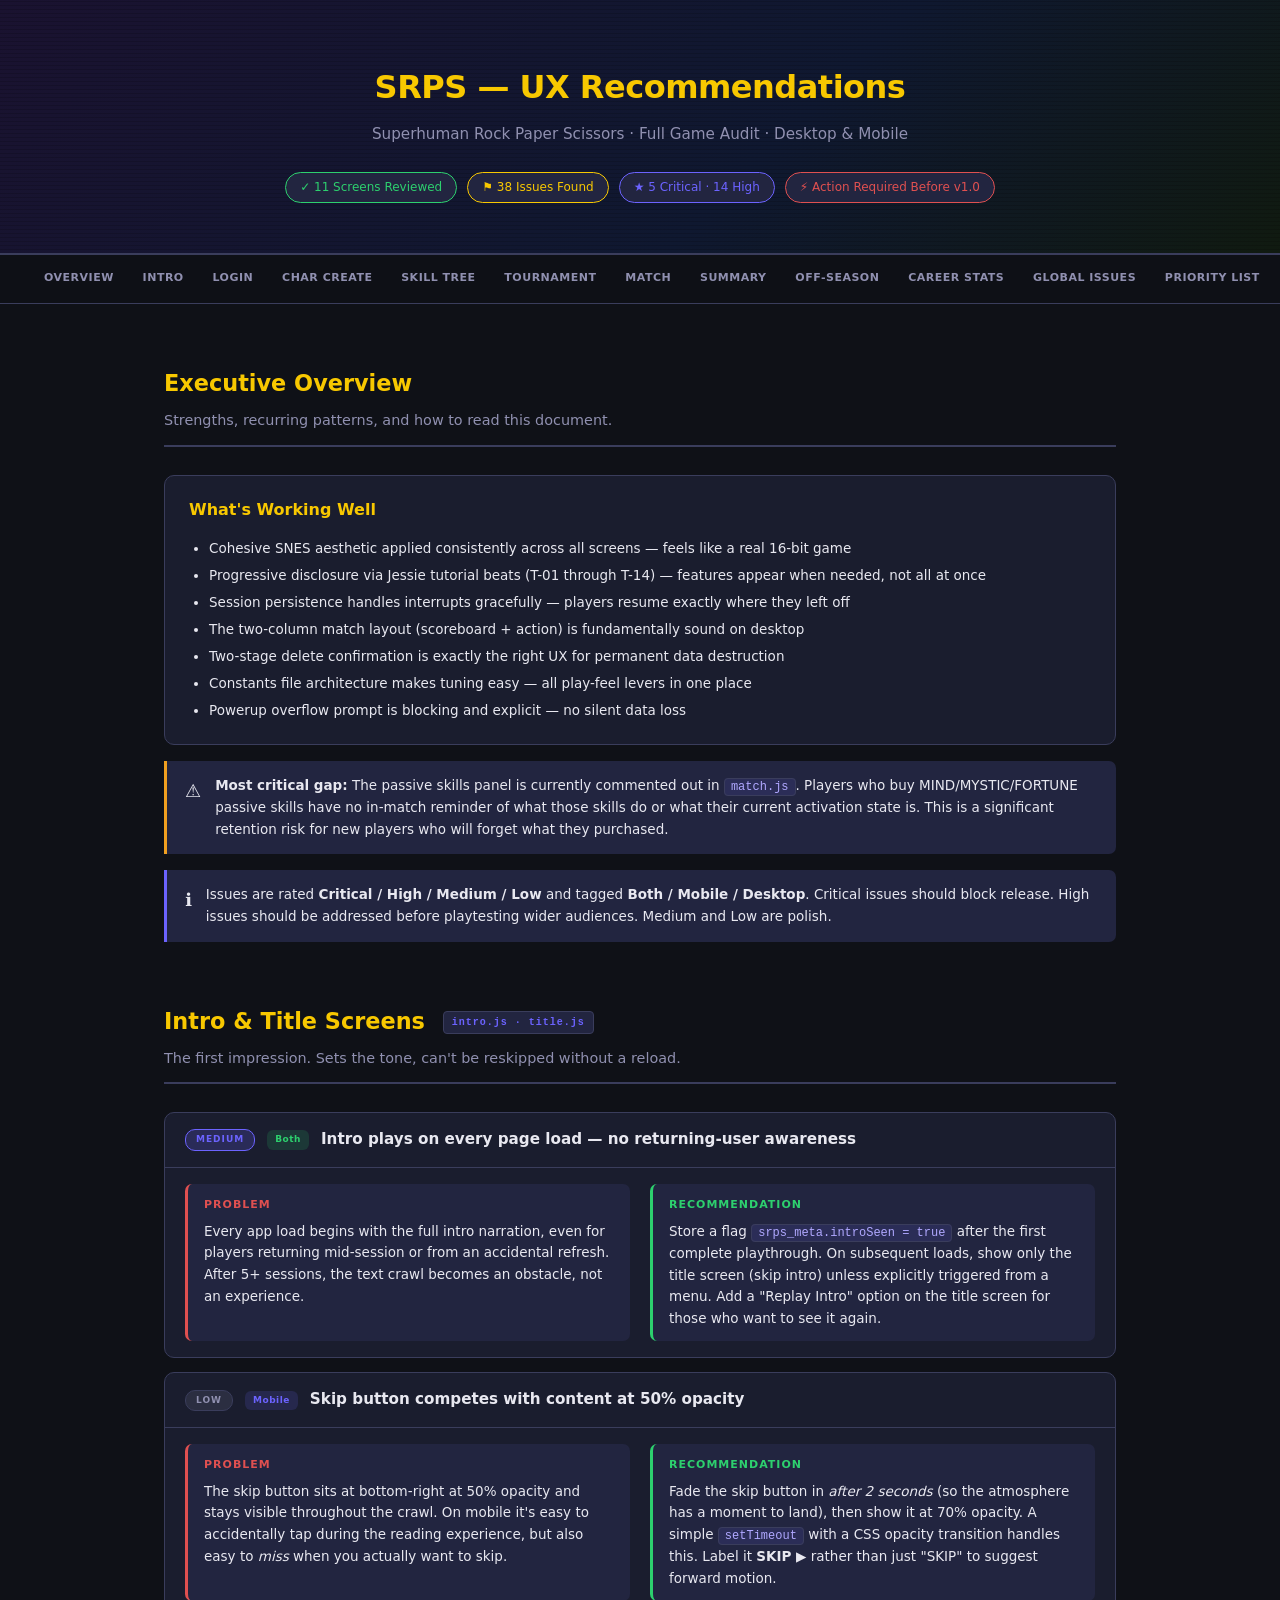
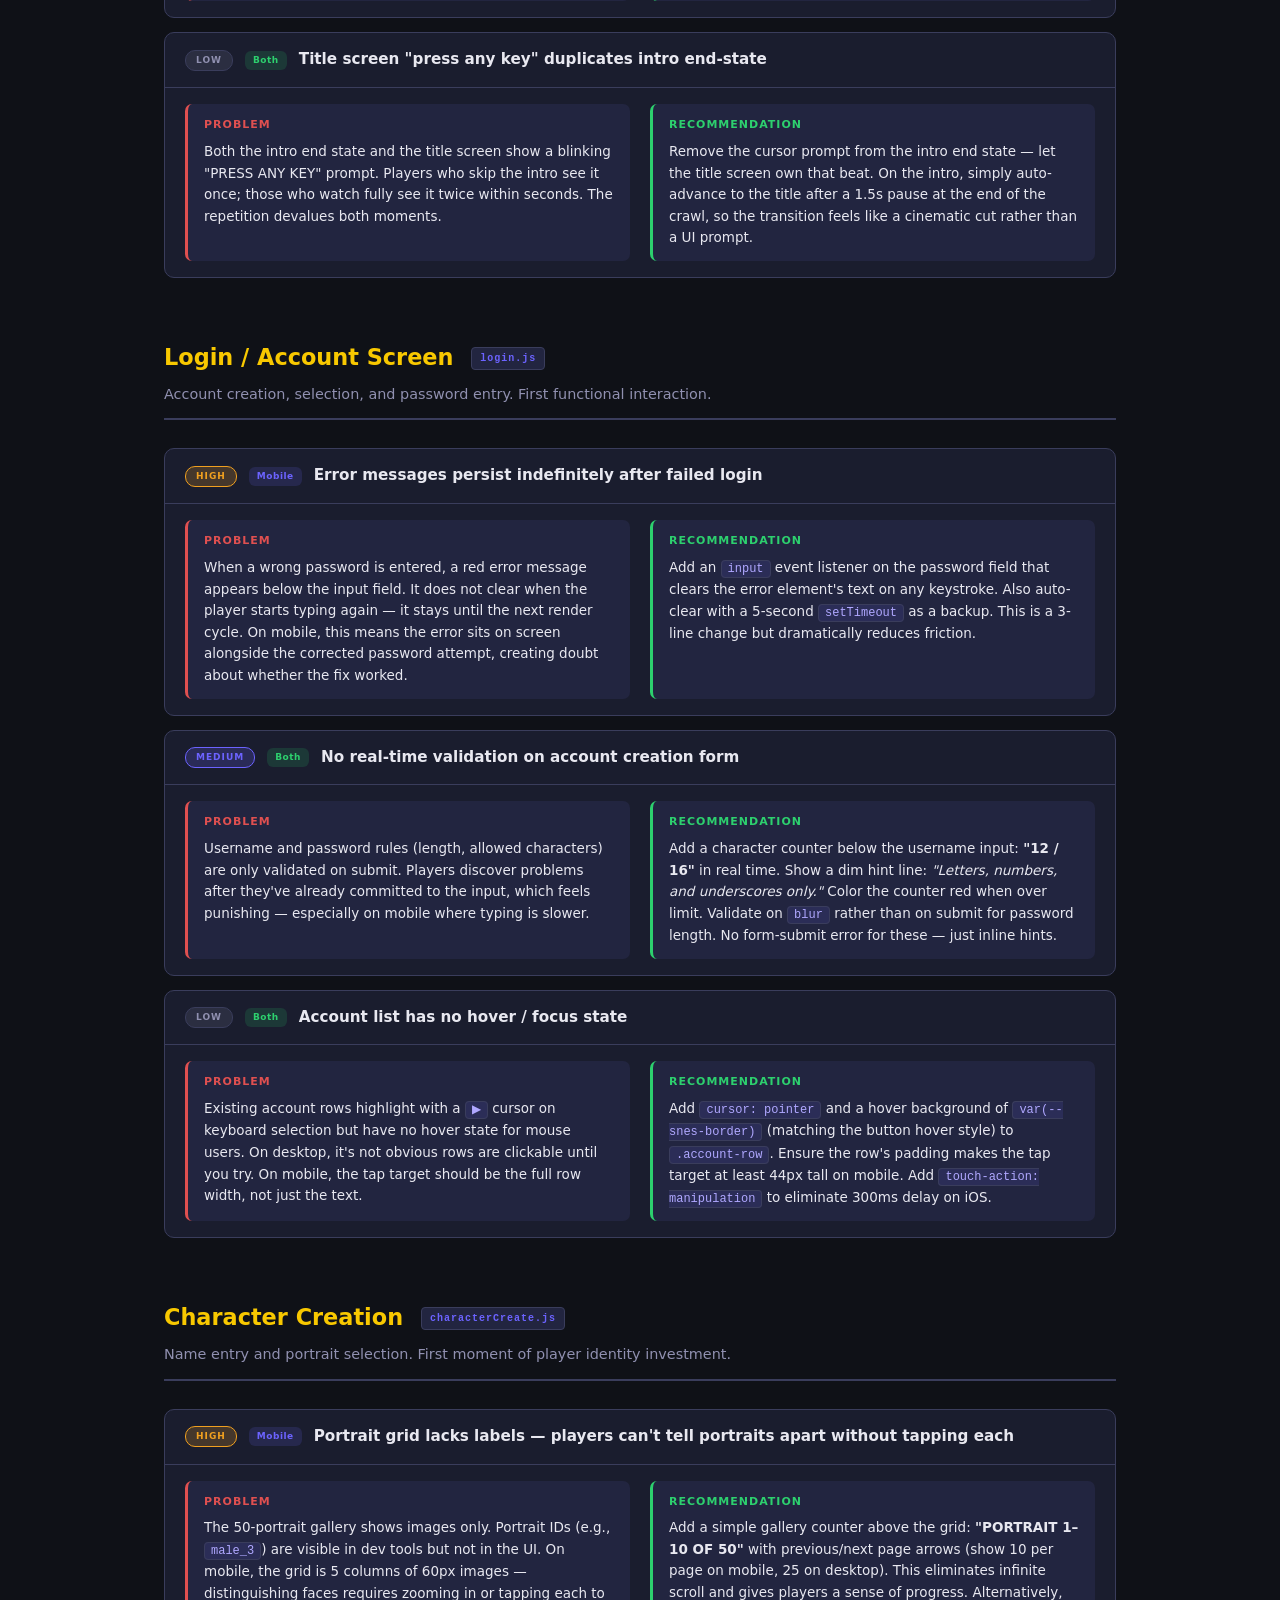
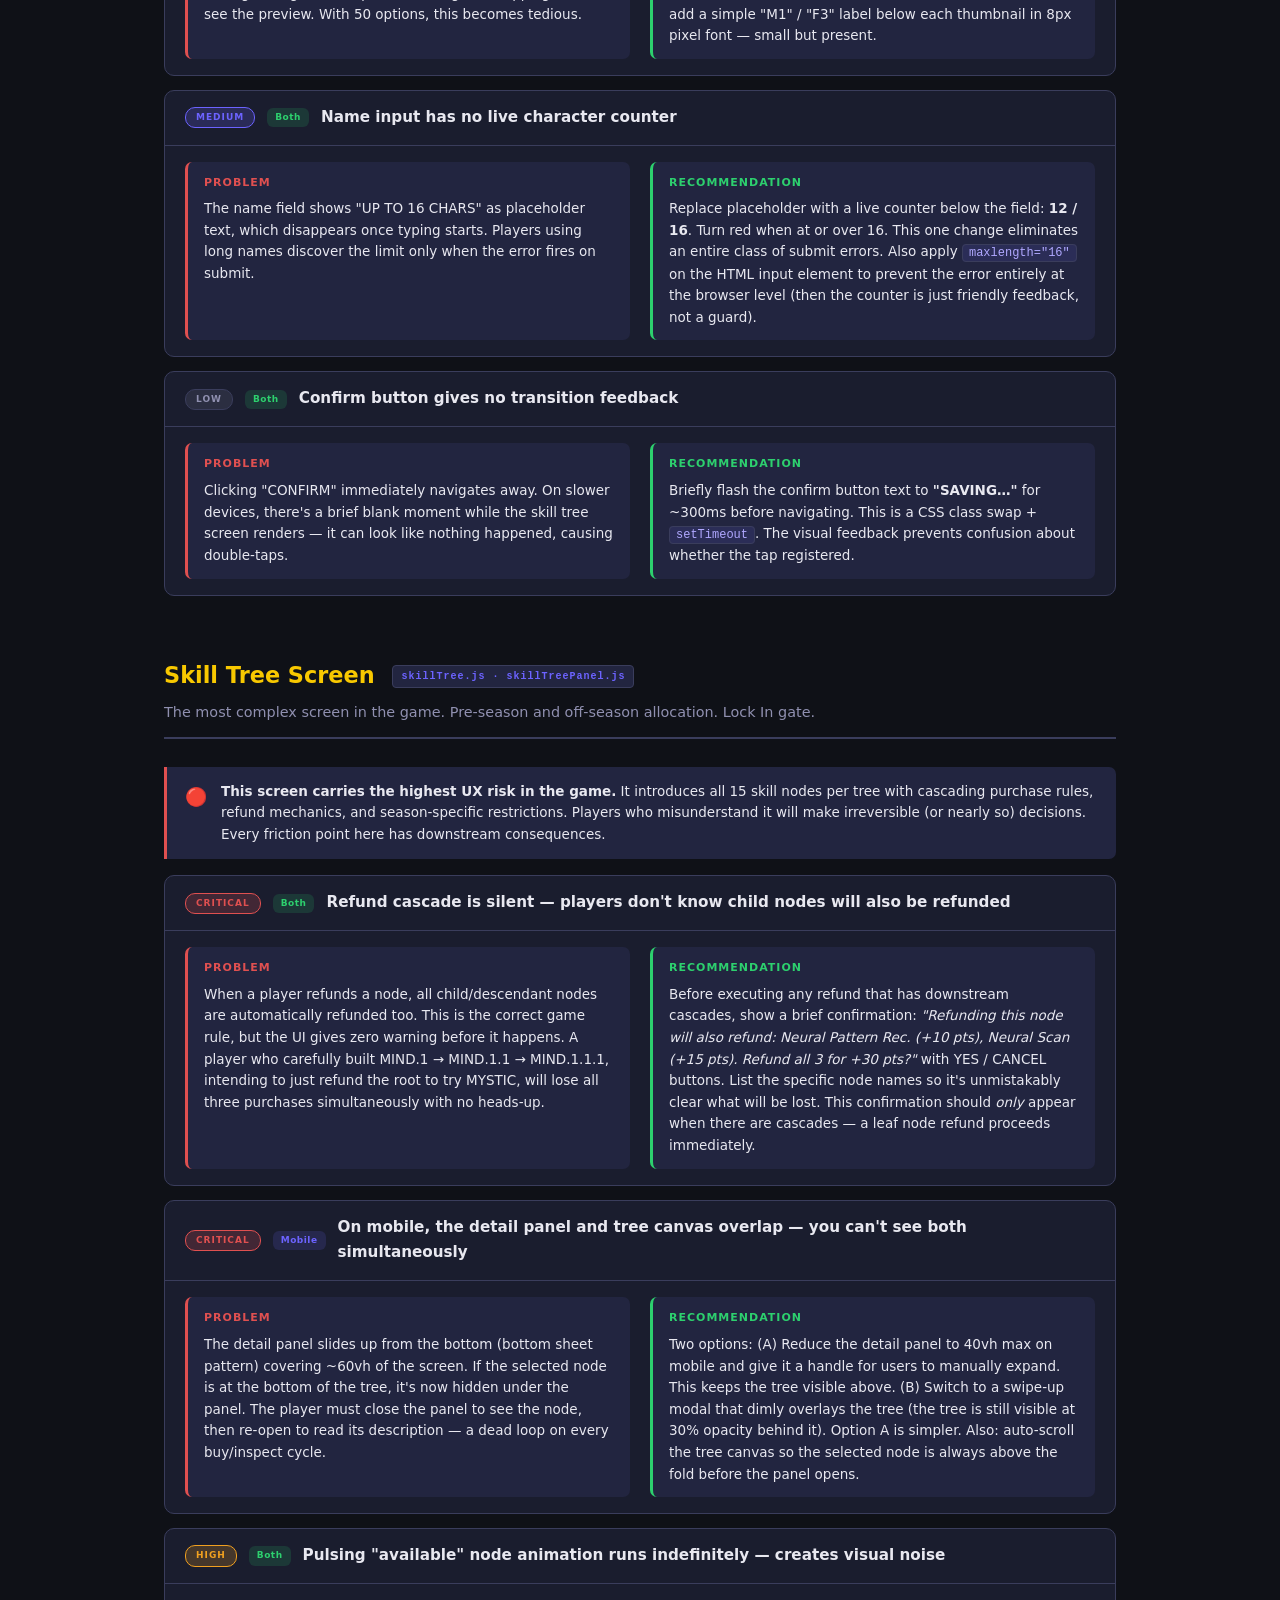
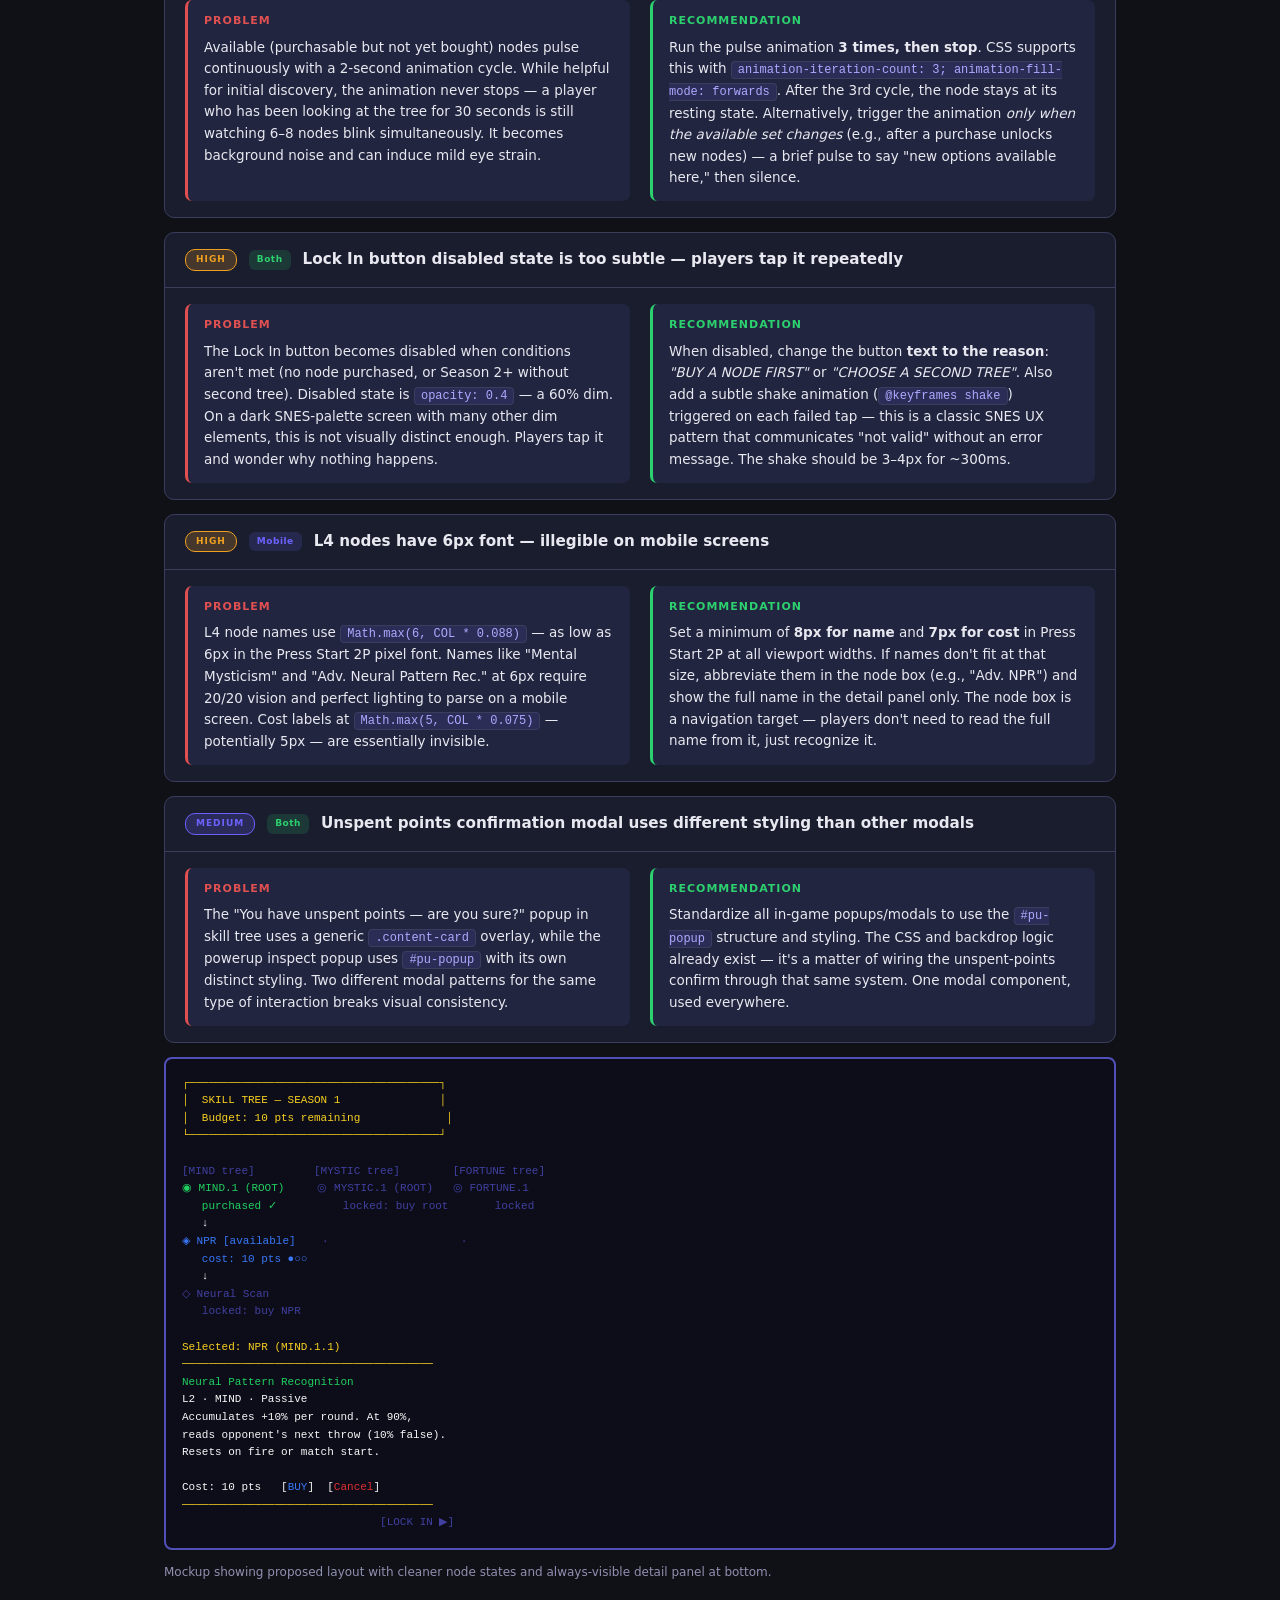
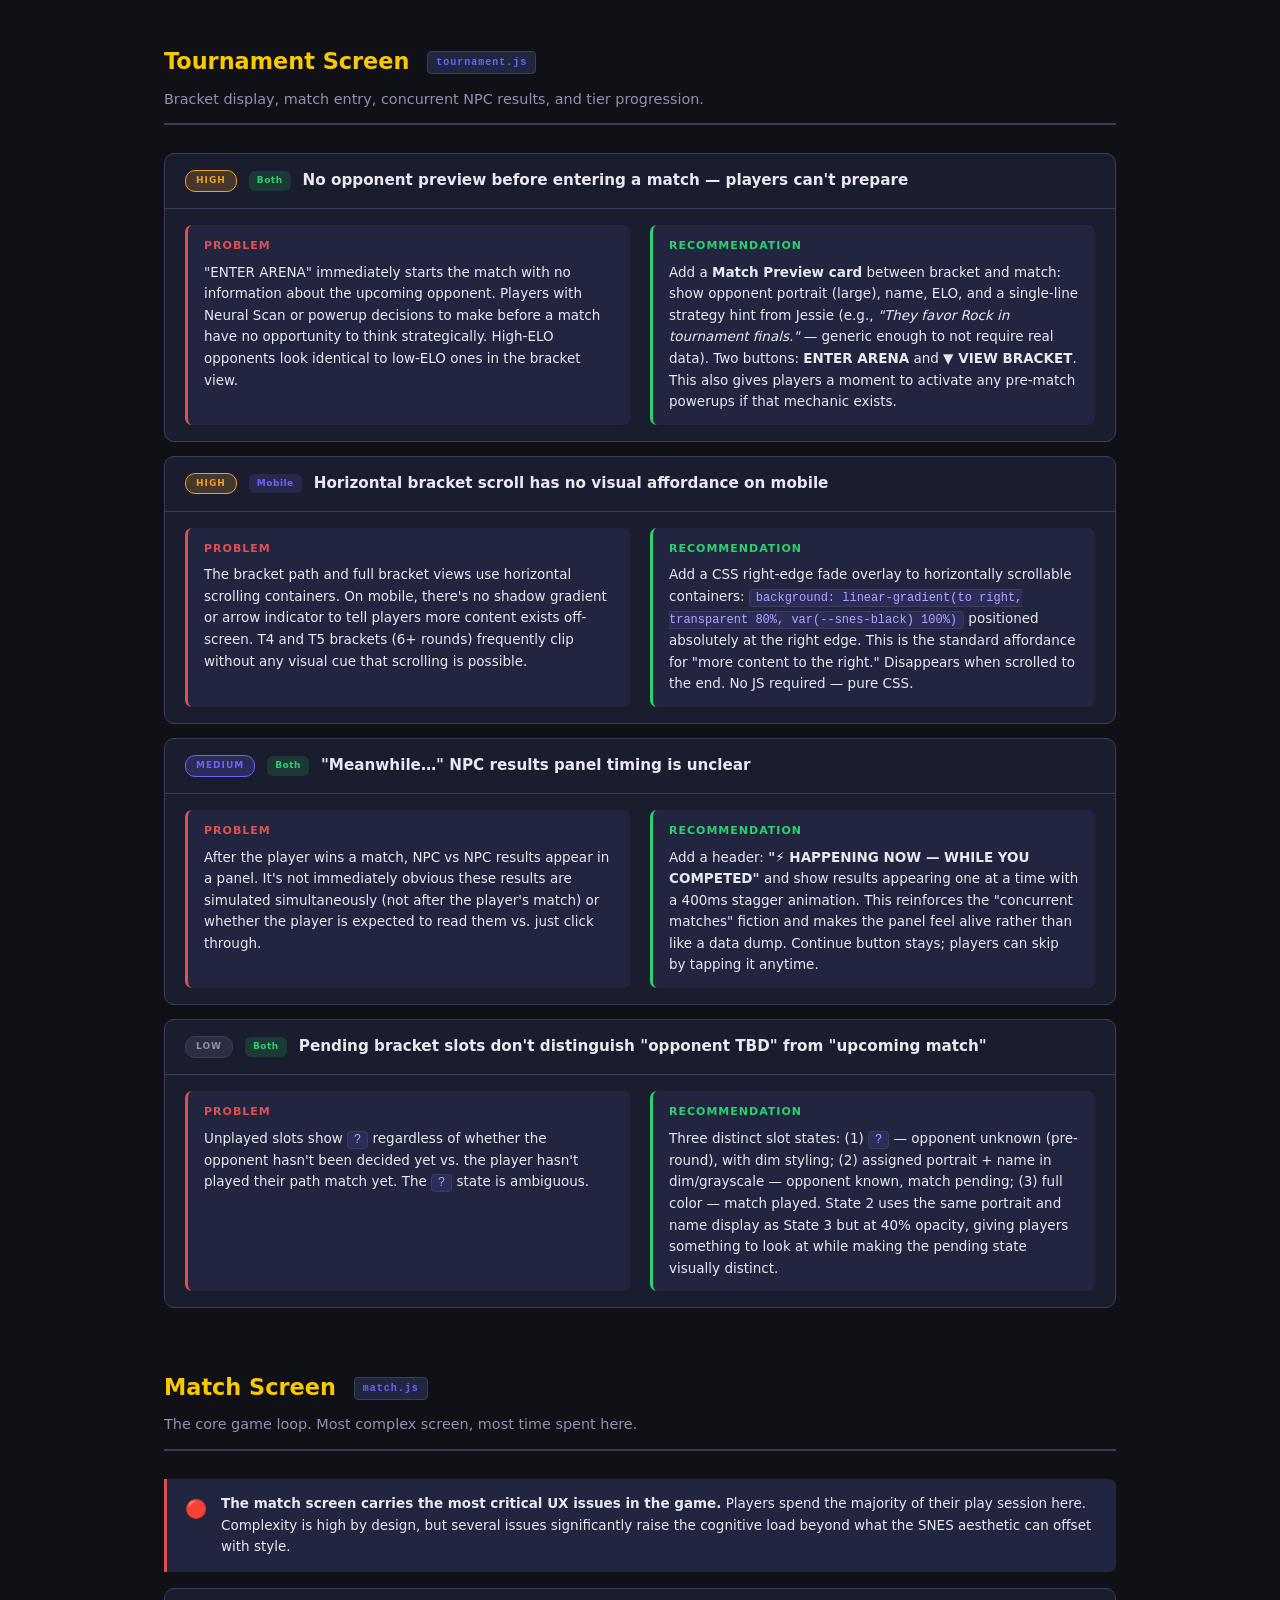
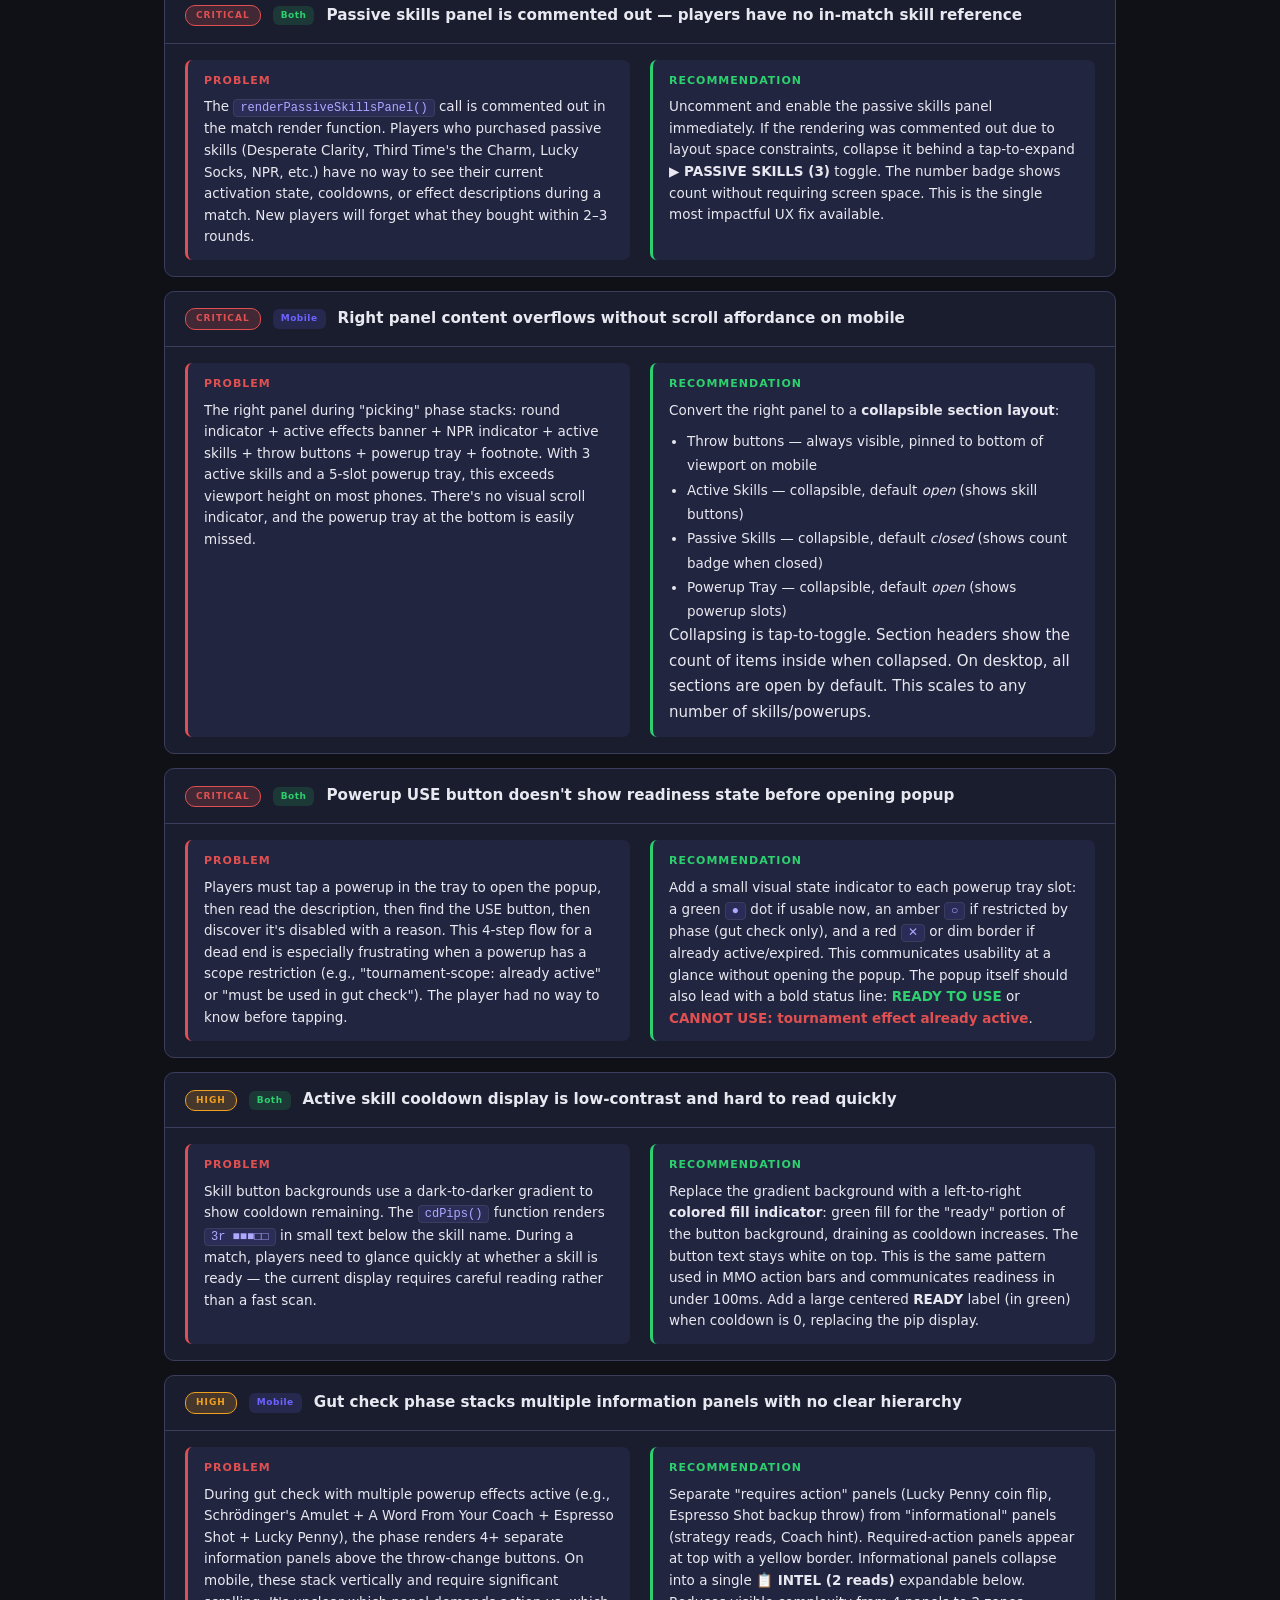
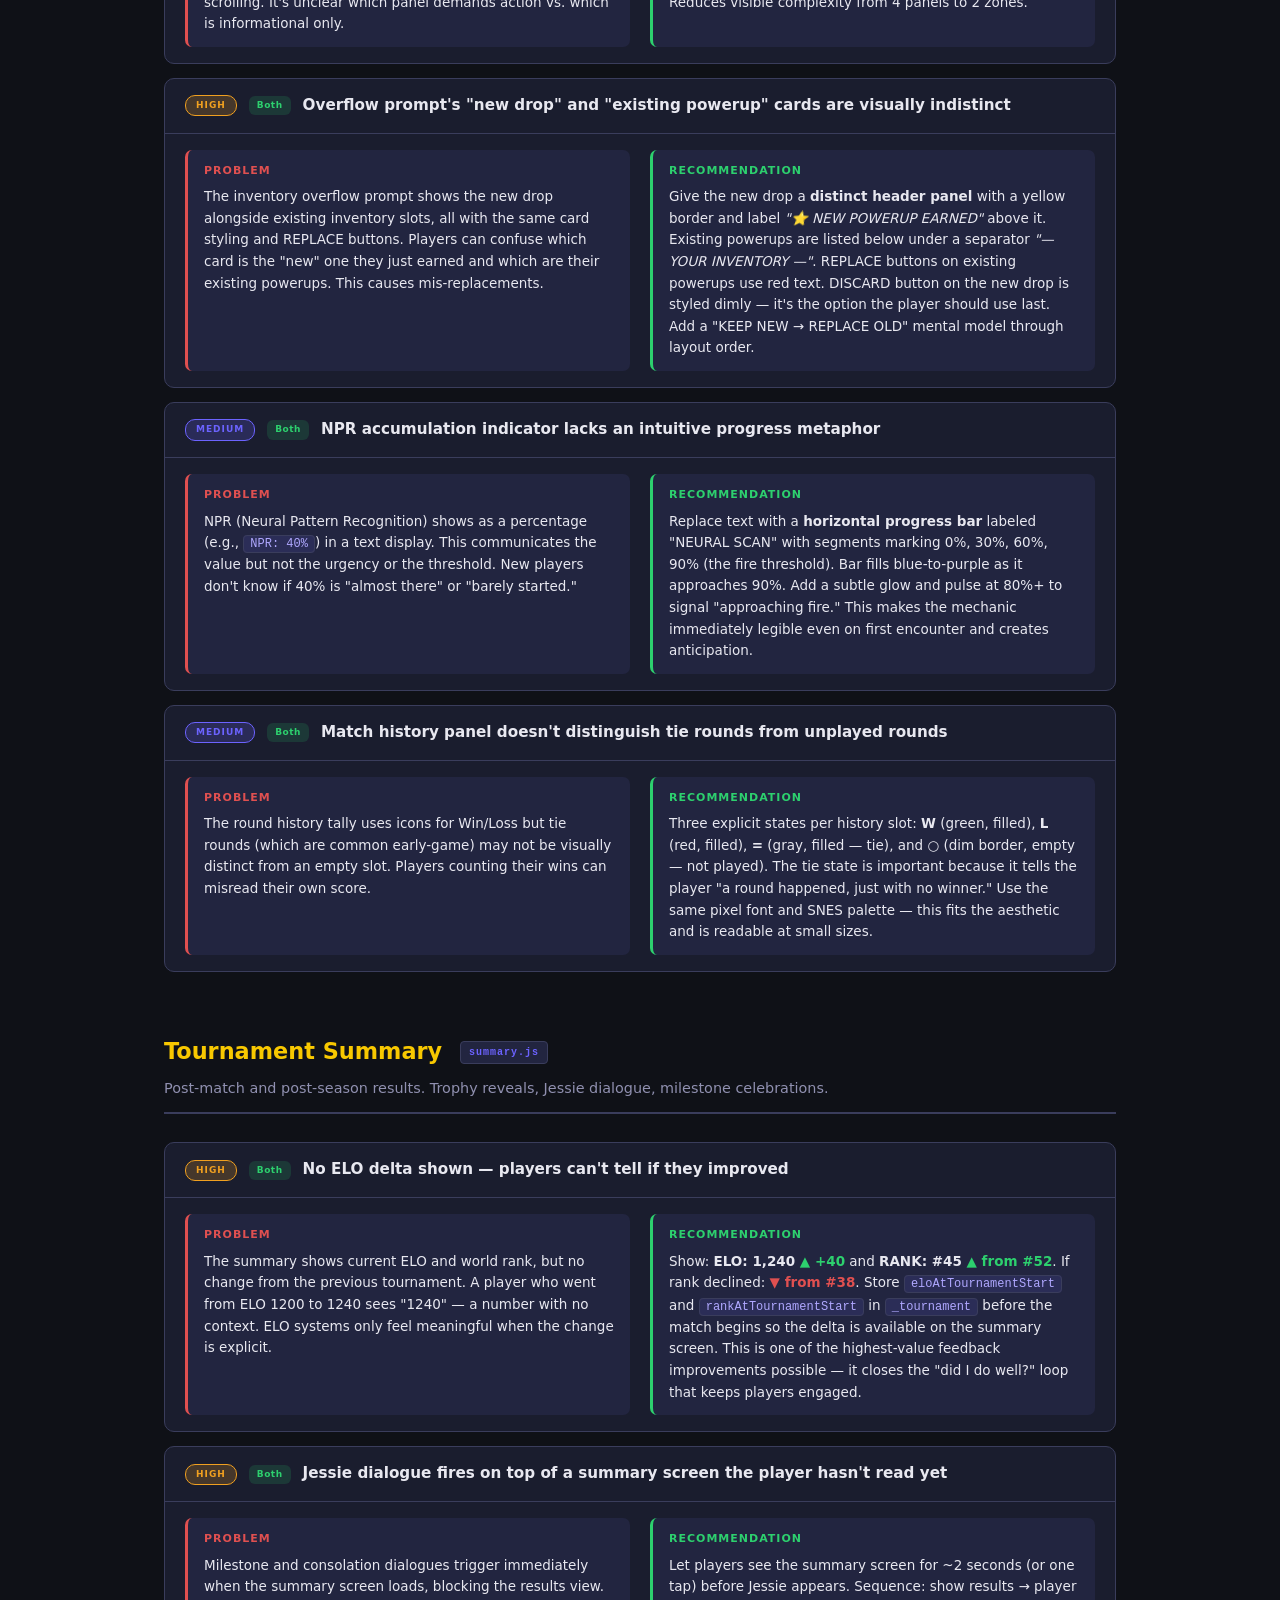
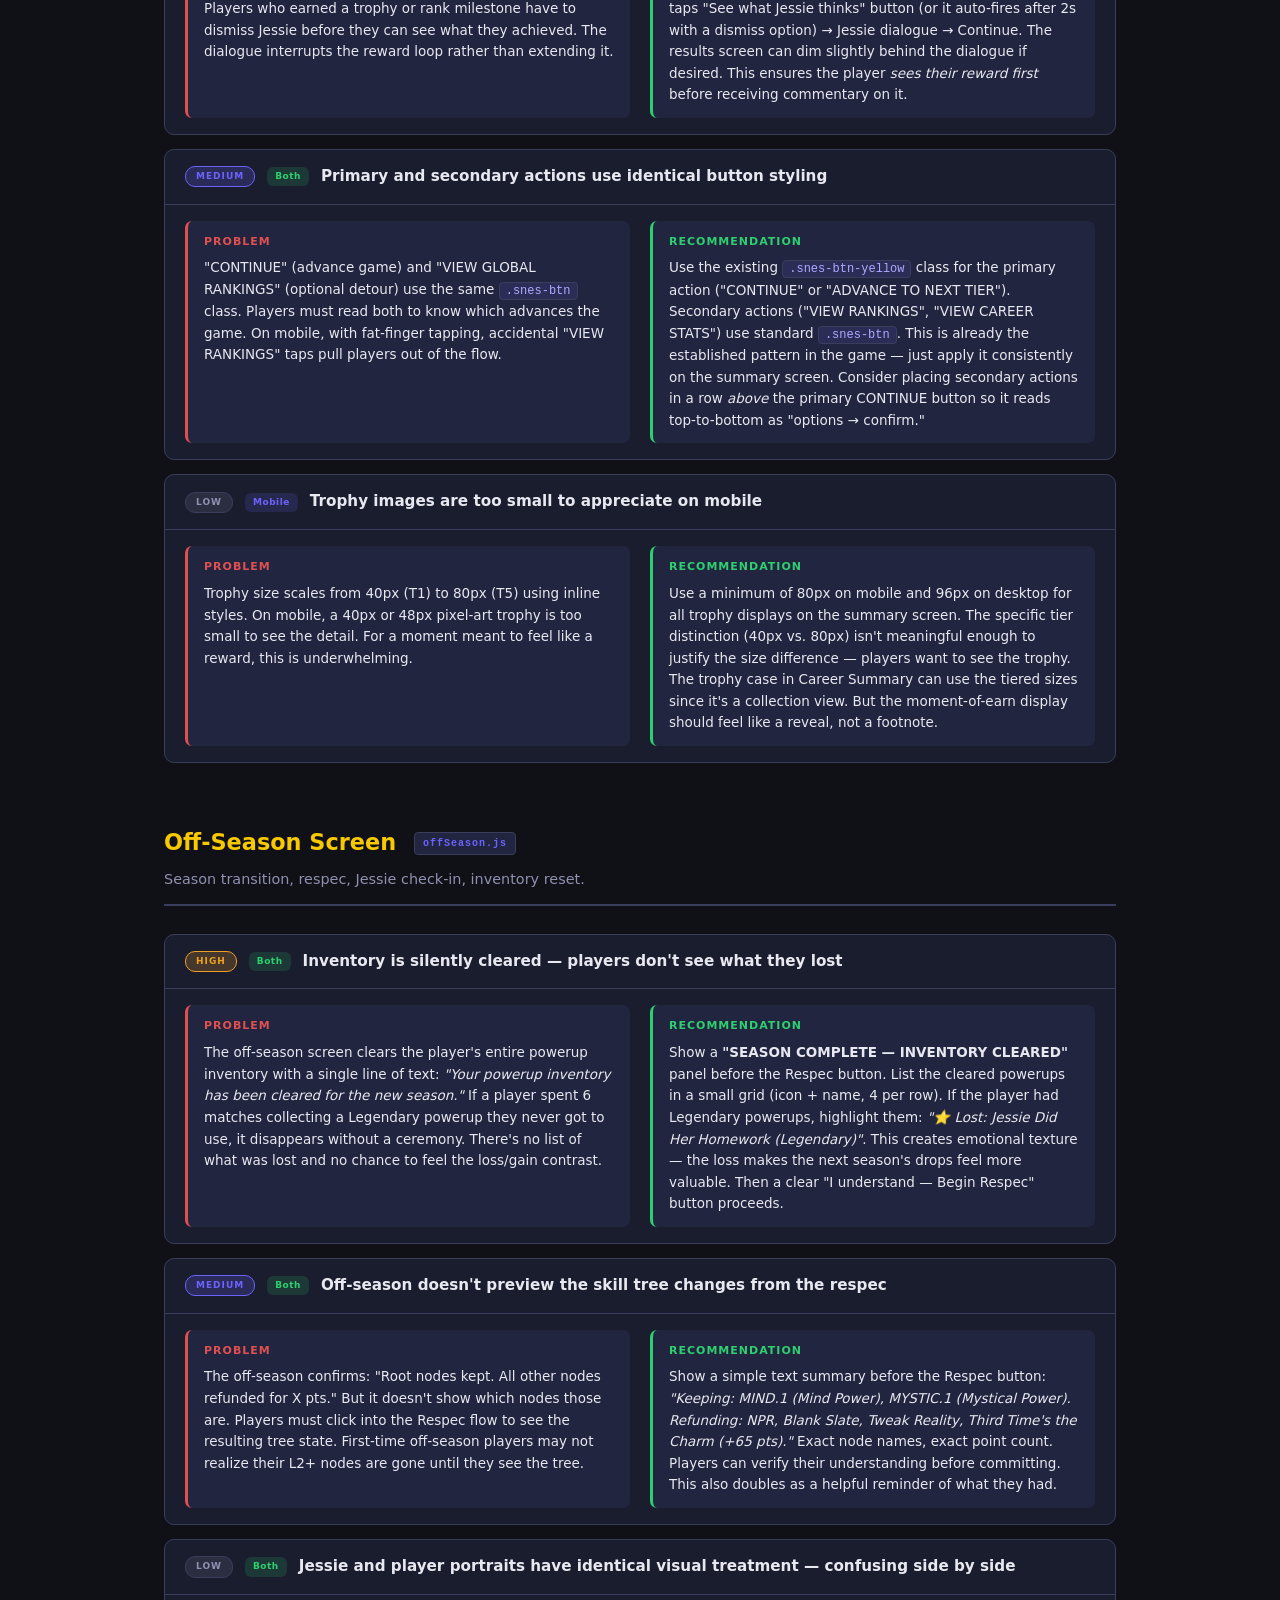
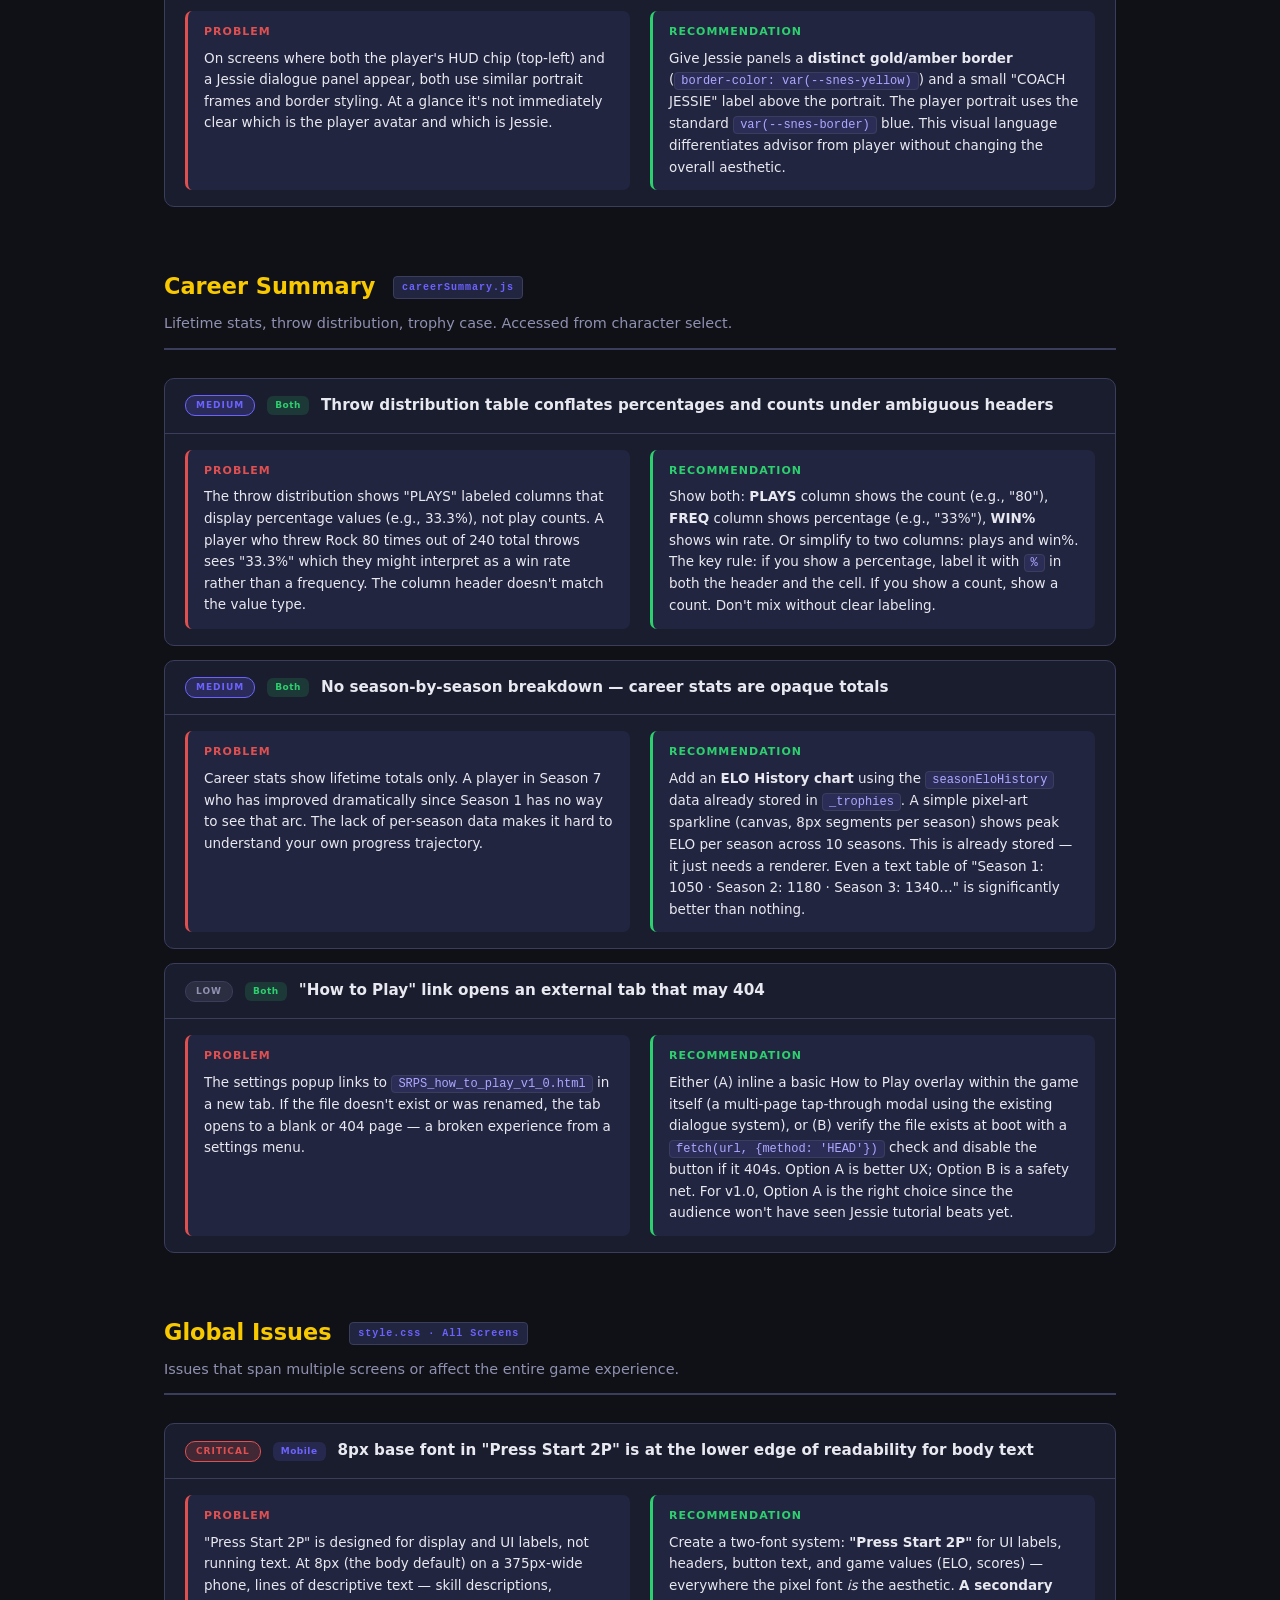
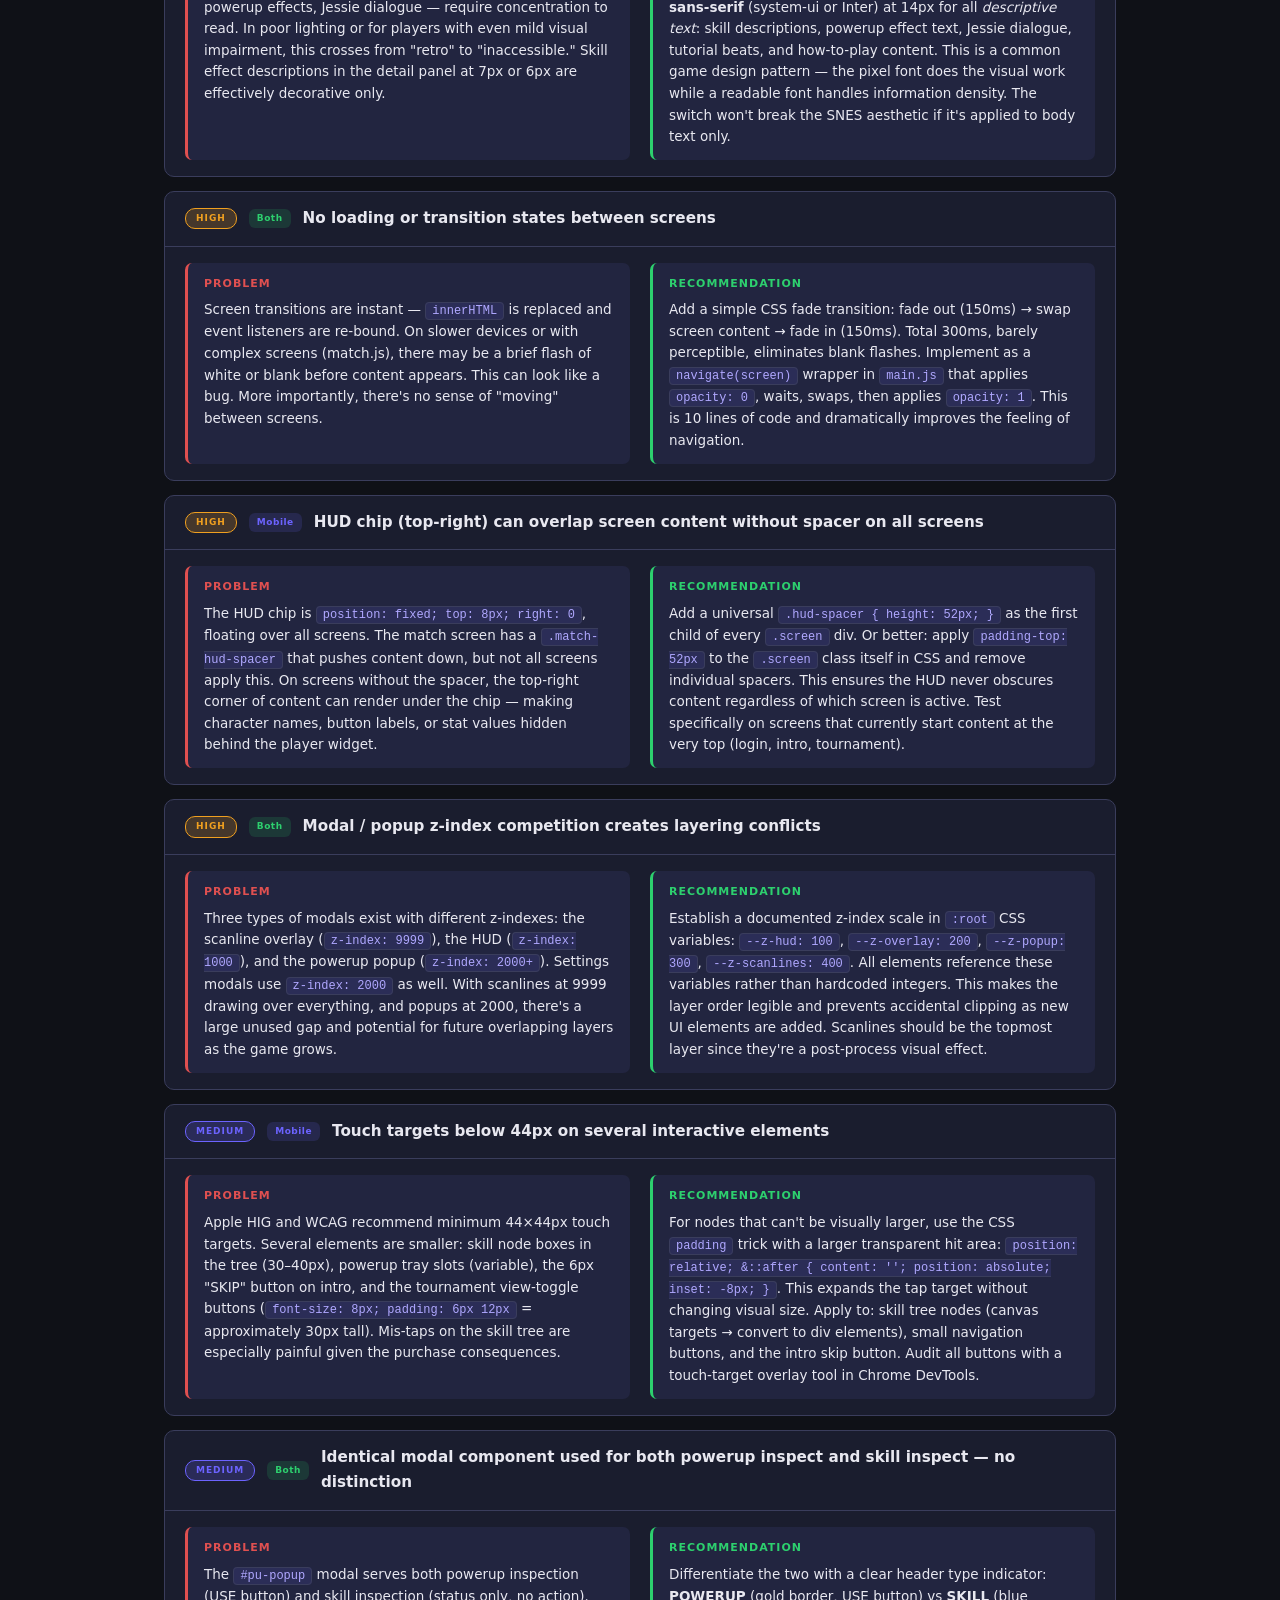
<file: docs/ux_recommendations.html>
<!DOCTYPE html>
<html lang="en">
<head>
<meta charset="UTF-8">
<meta name="viewport" content="width=device-width, initial-scale=1.0">
<title>SRPS — UX Recommendations Report</title>
<style>
  :root {
    --bg: #0f1117;
    --surface: #1a1d2e;
    --surface2: #222540;
    --border: #3a3d5c;
    --accent: #6c63ff;
    --accent2: #f8c800;
    --accent3: #2dd06e;
    --danger: #e05050;
    --warn: #f0a020;
    --text: #e8e8f0;
    --text-muted: #9090b0;
    --text-dim: #6060a0;
    --radius: 10px;
    --font: system-ui, -apple-system, 'Segoe UI', sans-serif;
    --font-mono: 'Consolas', 'Menlo', monospace;
  }

  * { box-sizing: border-box; margin: 0; padding: 0; }

  body {
    background: var(--bg);
    color: var(--text);
    font-family: var(--font);
    font-size: 15px;
    line-height: 1.7;
    padding: 0 0 80px;
  }

  /* ── HEADER ── */
  .report-header {
    background: linear-gradient(135deg, #1a1230 0%, #0f1830 60%, #101a10 100%);
    border-bottom: 2px solid var(--border);
    padding: 60px 40px 50px;
    text-align: center;
    position: relative;
    overflow: hidden;
  }
  .report-header::before {
    content: '';
    position: absolute;
    inset: 0;
    background: repeating-linear-gradient(0deg, transparent 0, transparent 3px, rgba(0,0,0,0.15) 3px, rgba(0,0,0,0.15) 4px);
    pointer-events: none;
  }
  .report-header h1 {
    font-size: 2rem;
    font-weight: 800;
    letter-spacing: -0.5px;
    color: var(--accent2);
    margin-bottom: 8px;
    position: relative;
  }
  .report-header .subtitle {
    color: var(--text-muted);
    font-size: 0.95rem;
    position: relative;
  }
  .badge-row {
    display: flex;
    gap: 10px;
    justify-content: center;
    flex-wrap: wrap;
    margin-top: 24px;
    position: relative;
  }
  .badge {
    display: inline-flex;
    align-items: center;
    gap: 6px;
    background: var(--surface2);
    border: 1px solid var(--border);
    border-radius: 20px;
    padding: 4px 14px;
    font-size: 12px;
    color: var(--text-muted);
  }
  .badge.green  { border-color: var(--accent3); color: var(--accent3); }
  .badge.yellow { border-color: var(--accent2); color: var(--accent2); }
  .badge.purple { border-color: var(--accent);  color: var(--accent);  }
  .badge.red    { border-color: var(--danger);   color: var(--danger);  }

  /* ── NAV ── */
  nav {
    position: sticky;
    top: 0;
    background: rgba(15,17,23,0.96);
    border-bottom: 1px solid var(--border);
    backdrop-filter: blur(8px);
    z-index: 100;
    padding: 0 32px;
    overflow-x: auto;
    white-space: nowrap;
    scrollbar-width: none;
  }
  nav::-webkit-scrollbar { display: none; }
  nav a {
    display: inline-block;
    color: var(--text-muted);
    text-decoration: none;
    font-size: 11px;
    padding: 14px 12px;
    font-weight: 600;
    letter-spacing: 0.5px;
    text-transform: uppercase;
    transition: color 0.15s;
    border-bottom: 2px solid transparent;
  }
  nav a:hover { color: var(--text); border-bottom-color: var(--accent); }

  /* ── MAIN LAYOUT ── */
  .container {
    max-width: 1000px;
    margin: 0 auto;
    padding: 0 24px;
  }

  /* ── SECTION HEADERS ── */
  .section-header {
    margin-top: 60px;
    margin-bottom: 28px;
    padding-bottom: 12px;
    border-bottom: 2px solid var(--border);
  }
  .section-header h2 {
    font-size: 1.4rem;
    font-weight: 700;
    color: var(--accent2);
  }
  .section-header p {
    color: var(--text-muted);
    font-size: 0.9rem;
    margin-top: 6px;
  }
  .screen-id {
    display: inline-block;
    font-family: var(--font-mono);
    font-size: 10px;
    background: var(--surface2);
    border: 1px solid var(--border);
    border-radius: 4px;
    padding: 2px 8px;
    color: var(--accent);
    margin-left: 10px;
    vertical-align: middle;
    letter-spacing: 1px;
  }

  /* ── CARDS ── */
  .card {
    background: var(--surface);
    border: 1px solid var(--border);
    border-radius: var(--radius);
    padding: 20px 24px;
    margin-bottom: 16px;
  }
  .card + .card { margin-top: 0; }

  .issue-card {
    background: var(--surface);
    border: 1px solid var(--border);
    border-radius: var(--radius);
    padding: 0;
    margin-bottom: 14px;
    overflow: hidden;
  }
  .issue-card-head {
    display: flex;
    align-items: center;
    gap: 12px;
    padding: 14px 20px;
    border-bottom: 1px solid var(--border);
  }
  .issue-card-head h3 {
    font-size: 0.95rem;
    font-weight: 700;
    flex: 1;
  }
  .issue-card-body {
    padding: 16px 20px;
    display: grid;
    gap: 12px;
  }
  .issue-card-body.two-col {
    grid-template-columns: 1fr 1fr;
    gap: 20px;
  }
  @media (max-width: 640px) {
    .issue-card-body.two-col { grid-template-columns: 1fr; }
  }

  .problem, .fix {
    background: var(--surface2);
    border-radius: 7px;
    padding: 12px 16px;
  }
  .problem { border-left: 3px solid var(--danger); }
  .fix     { border-left: 3px solid var(--accent3); }
  .problem h4 { color: var(--danger);  font-size: 11px; letter-spacing: 1px; text-transform: uppercase; margin-bottom: 6px; }
  .fix     h4 { color: var(--accent3); font-size: 11px; letter-spacing: 1px; text-transform: uppercase; margin-bottom: 6px; }
  .problem p, .fix p { font-size: 13.5px; color: var(--text); line-height: 1.6; }
  .problem ul, .fix ul { font-size: 13.5px; color: var(--text); line-height: 1.8; padding-left: 18px; }

  /* ── PRIORITY BADGES ── */
  .pri {
    display: inline-block;
    font-size: 9px;
    font-weight: 700;
    letter-spacing: 1px;
    text-transform: uppercase;
    padding: 2px 10px;
    border-radius: 10px;
    white-space: nowrap;
  }
  .pri-critical { background: rgba(224,80,80,0.2);   color: var(--danger);  border: 1px solid var(--danger);  }
  .pri-high     { background: rgba(240,160,32,0.2);  color: var(--warn);    border: 1px solid var(--warn);    }
  .pri-medium   { background: rgba(108,99,255,0.2);  color: var(--accent);  border: 1px solid var(--accent);  }
  .pri-low      { background: rgba(144,144,176,0.15);color: var(--text-muted);border: 1px solid var(--border);}

  /* ── PLATFORM TAGS ── */
  .platform {
    display: inline-block;
    font-size: 9px;
    font-weight: 700;
    padding: 2px 8px;
    border-radius: 6px;
    letter-spacing: 0.5px;
  }
  .plat-both    { background: rgba(45,208,110,0.15); color: var(--accent3); }
  .plat-mobile  { background: rgba(108,99,255,0.15); color: var(--accent);  }
  .plat-desktop { background: rgba(248,200,0,0.15);  color: var(--accent2); }

  /* ── COMPARISON TABLE ── */
  .compare-table {
    width: 100%;
    border-collapse: collapse;
    font-size: 13px;
    margin: 16px 0;
  }
  .compare-table th {
    text-align: left;
    padding: 10px 16px;
    background: var(--surface2);
    color: var(--text-muted);
    font-size: 10px;
    letter-spacing: 1px;
    text-transform: uppercase;
    border-bottom: 2px solid var(--border);
  }
  .compare-table td {
    padding: 10px 16px;
    border-bottom: 1px solid var(--border);
    vertical-align: top;
    line-height: 1.5;
  }
  .compare-table tr:last-child td { border-bottom: none; }
  .compare-table .ok  { color: var(--accent3); }
  .compare-table .bad { color: var(--danger);  }
  .compare-table .na  { color: var(--text-dim); }

  /* ── CODE ── */
  code {
    font-family: var(--font-mono);
    font-size: 12px;
    background: rgba(108,99,255,0.12);
    border: 1px solid var(--border);
    border-radius: 4px;
    padding: 1px 6px;
    color: #b0a8ff;
  }
  pre {
    font-family: var(--font-mono);
    font-size: 12px;
    background: var(--surface2);
    border: 1px solid var(--border);
    border-radius: 7px;
    padding: 14px 18px;
    overflow-x: auto;
    line-height: 1.8;
    color: #c8c8e8;
    margin: 12px 0;
  }

  /* ── CALLOUT ── */
  .callout {
    display: flex;
    gap: 14px;
    background: var(--surface2);
    border-left: 3px solid var(--accent);
    border-radius: 0 7px 7px 0;
    padding: 14px 18px;
    margin: 16px 0;
    font-size: 13.5px;
  }
  .callout.warn   { border-left-color: var(--warn); }
  .callout.danger { border-left-color: var(--danger); }
  .callout.ok     { border-left-color: var(--accent3); }
  .callout-icon { font-size: 18px; flex-shrink: 0; margin-top: 1px; }
  .callout p { color: var(--text); line-height: 1.6; }

  /* ── VISUAL MOCKUP ── */
  .mockup {
    background: #0d0d1a;
    border: 2px solid #5050b8;
    border-radius: 8px;
    padding: 16px;
    font-family: 'Courier New', monospace;
    font-size: 11px;
    color: #f8f8f8;
    margin: 12px 0;
    white-space: pre;
    overflow-x: auto;
    line-height: 1.6;
  }
  .mockup .y  { color: #f8d020; }
  .mockup .g  { color: #20d060; }
  .mockup .r  { color: #e03030; }
  .mockup .b  { color: #3878f8; }
  .mockup .p  { color: #9030c8; }
  .mockup .dim{ color: #4040a0; }

  /* ── PRIORITY MASTER LIST ── */
  .priority-grid {
    display: grid;
    grid-template-columns: repeat(auto-fill, minmax(280px, 1fr));
    gap: 12px;
    margin-top: 12px;
  }
  .priority-item {
    display: flex;
    gap: 12px;
    align-items: flex-start;
    background: var(--surface);
    border: 1px solid var(--border);
    border-radius: 8px;
    padding: 12px 14px;
  }
  .priority-item .num {
    flex-shrink: 0;
    width: 24px;
    height: 24px;
    border-radius: 50%;
    display: flex;
    align-items: center;
    justify-content: center;
    font-size: 10px;
    font-weight: 800;
  }
  .priority-item .num.c { background: rgba(224,80,80,0.25);  color: var(--danger); }
  .priority-item .num.h { background: rgba(240,160,32,0.25); color: var(--warn);   }
  .priority-item .num.m { background: rgba(108,99,255,0.25); color: var(--accent); }
  .priority-item .num.l { background: rgba(144,144,176,0.15);color: var(--text-muted); }
  .priority-item p { font-size: 13px; color: var(--text); line-height: 1.5; }
  .priority-item small { display: block; color: var(--text-muted); font-size: 11px; margin-top: 2px; }

  /* ── RESPONSIVE ── */
  @media (max-width: 640px) {
    .report-header { padding: 40px 20px 36px; }
    .report-header h1 { font-size: 1.4rem; }
    nav { padding: 0 12px; }
    nav a { padding: 12px 8px; font-size: 10px; }
    .container { padding: 0 16px; }
    .card { padding: 16px; }
  }
</style>
</head>
<body>

<header class="report-header">
  <h1>SRPS — UX Recommendations</h1>
  <p class="subtitle">Superhuman Rock Paper Scissors · Full Game Audit · Desktop &amp; Mobile</p>
  <div class="badge-row">
    <span class="badge green">✓ 11 Screens Reviewed</span>
    <span class="badge yellow">⚑ 38 Issues Found</span>
    <span class="badge purple">★ 5 Critical · 14 High</span>
    <span class="badge red">⚡ Action Required Before v1.0</span>
  </div>
</header>

<nav>
  <a href="#overview">Overview</a>
  <a href="#intro">Intro</a>
  <a href="#login">Login</a>
  <a href="#char-create">Char Create</a>
  <a href="#skill-tree">Skill Tree</a>
  <a href="#tournament">Tournament</a>
  <a href="#match">Match</a>
  <a href="#summary">Summary</a>
  <a href="#off-season">Off-Season</a>
  <a href="#career">Career Stats</a>
  <a href="#global">Global Issues</a>
  <a href="#priority">Priority List</a>
</nav>

<div class="container">

<!-- ═══ OVERVIEW ═══ -->
<section id="overview">
  <div class="section-header">
    <h2>Executive Overview</h2>
    <p>Strengths, recurring patterns, and how to read this document.</p>
  </div>

  <div class="card">
    <h3 style="color:var(--accent2);margin-bottom:12px;font-size:1rem;">What's Working Well</h3>
    <ul style="font-size:13.5px;line-height:2;padding-left:20px;color:var(--text);">
      <li>Cohesive SNES aesthetic applied consistently across all screens — feels like a real 16-bit game</li>
      <li>Progressive disclosure via Jessie tutorial beats (T-01 through T-14) — features appear when needed, not all at once</li>
      <li>Session persistence handles interrupts gracefully — players resume exactly where they left off</li>
      <li>The two-column match layout (scoreboard + action) is fundamentally sound on desktop</li>
      <li>Two-stage delete confirmation is exactly the right UX for permanent data destruction</li>
      <li>Constants file architecture makes tuning easy — all play-feel levers in one place</li>
      <li>Powerup overflow prompt is blocking and explicit — no silent data loss</li>
    </ul>
  </div>

  <div class="callout warn">
    <span class="callout-icon">⚠</span>
    <p><strong>Most critical gap:</strong> The passive skills panel is currently commented out in <code>match.js</code>. Players who buy MIND/MYSTIC/FORTUNE passive skills have no in-match reminder of what those skills do or what their current activation state is. This is a significant retention risk for new players who will forget what they purchased.</p>
  </div>

  <div class="callout">
    <span class="callout-icon">ℹ</span>
    <p>Issues are rated <strong>Critical / High / Medium / Low</strong> and tagged <strong>Both / Mobile / Desktop</strong>. Critical issues should block release. High issues should be addressed before playtesting wider audiences. Medium and Low are polish.</p>
  </div>
</section>

<!-- ═══ INTRO ═══ -->
<section id="intro">
  <div class="section-header">
    <h2>Intro &amp; Title Screens <span class="screen-id">intro.js · title.js</span></h2>
    <p>The first impression. Sets the tone, can't be reskipped without a reload.</p>
  </div>

  <div class="issue-card">
    <div class="issue-card-head">
      <span class="pri pri-medium">Medium</span>
      <span class="platform plat-both">Both</span>
      <h3>Intro plays on every page load — no returning-user awareness</h3>
    </div>
    <div class="issue-card-body two-col">
      <div class="problem">
        <h4>Problem</h4>
        <p>Every app load begins with the full intro narration, even for players returning mid-session or from an accidental refresh. After 5+ sessions, the text crawl becomes an obstacle, not an experience.</p>
      </div>
      <div class="fix">
        <h4>Recommendation</h4>
        <p>Store a flag <code>srps_meta.introSeen = true</code> after the first complete playthrough. On subsequent loads, show only the title screen (skip intro) unless explicitly triggered from a menu. Add a "Replay Intro" option on the title screen for those who want to see it again.</p>
      </div>
    </div>
  </div>

  <div class="issue-card">
    <div class="issue-card-head">
      <span class="pri pri-low">Low</span>
      <span class="platform plat-mobile">Mobile</span>
      <h3>Skip button competes with content at 50% opacity</h3>
    </div>
    <div class="issue-card-body two-col">
      <div class="problem">
        <h4>Problem</h4>
        <p>The skip button sits at bottom-right at 50% opacity and stays visible throughout the crawl. On mobile it's easy to accidentally tap during the reading experience, but also easy to <em>miss</em> when you actually want to skip.</p>
      </div>
      <div class="fix">
        <h4>Recommendation</h4>
        <p>Fade the skip button in <em>after 2 seconds</em> (so the atmosphere has a moment to land), then show it at 70% opacity. A simple <code>setTimeout</code> with a CSS opacity transition handles this. Label it <strong>SKIP ▶</strong> rather than just "SKIP" to suggest forward motion.</p>
      </div>
    </div>
  </div>

  <div class="issue-card">
    <div class="issue-card-head">
      <span class="pri pri-low">Low</span>
      <span class="platform plat-both">Both</span>
      <h3>Title screen "press any key" duplicates intro end-state</h3>
    </div>
    <div class="issue-card-body two-col">
      <div class="problem">
        <h4>Problem</h4>
        <p>Both the intro end state and the title screen show a blinking "PRESS ANY KEY" prompt. Players who skip the intro see it once; those who watch fully see it twice within seconds. The repetition devalues both moments.</p>
      </div>
      <div class="fix">
        <h4>Recommendation</h4>
        <p>Remove the cursor prompt from the intro end state — let the title screen own that beat. On the intro, simply auto-advance to the title after a 1.5s pause at the end of the crawl, so the transition feels like a cinematic cut rather than a UI prompt.</p>
      </div>
    </div>
  </div>
</section>

<!-- ═══ LOGIN ═══ -->
<section id="login">
  <div class="section-header">
    <h2>Login / Account Screen <span class="screen-id">login.js</span></h2>
    <p>Account creation, selection, and password entry. First functional interaction.</p>
  </div>

  <div class="issue-card">
    <div class="issue-card-head">
      <span class="pri pri-high">High</span>
      <span class="platform plat-mobile">Mobile</span>
      <h3>Error messages persist indefinitely after failed login</h3>
    </div>
    <div class="issue-card-body two-col">
      <div class="problem">
        <h4>Problem</h4>
        <p>When a wrong password is entered, a red error message appears below the input field. It does not clear when the player starts typing again — it stays until the next render cycle. On mobile, this means the error sits on screen alongside the corrected password attempt, creating doubt about whether the fix worked.</p>
      </div>
      <div class="fix">
        <h4>Recommendation</h4>
        <p>Add an <code>input</code> event listener on the password field that clears the error element's text on any keystroke. Also auto-clear with a 5-second <code>setTimeout</code> as a backup. This is a 3-line change but dramatically reduces friction.</p>
      </div>
    </div>
  </div>

  <div class="issue-card">
    <div class="issue-card-head">
      <span class="pri pri-medium">Medium</span>
      <span class="platform plat-both">Both</span>
      <h3>No real-time validation on account creation form</h3>
    </div>
    <div class="issue-card-body two-col">
      <div class="problem">
        <h4>Problem</h4>
        <p>Username and password rules (length, allowed characters) are only validated on submit. Players discover problems after they've already committed to the input, which feels punishing — especially on mobile where typing is slower.</p>
      </div>
      <div class="fix">
        <h4>Recommendation</h4>
        <p>Add a character counter below the username input: <strong>"12 / 16"</strong> in real time. Show a dim hint line: <em>"Letters, numbers, and underscores only."</em> Color the counter red when over limit. Validate on <code>blur</code> rather than on submit for password length. No form-submit error for these — just inline hints.</p>
      </div>
    </div>
  </div>

  <div class="issue-card">
    <div class="issue-card-head">
      <span class="pri pri-low">Low</span>
      <span class="platform plat-both">Both</span>
      <h3>Account list has no hover / focus state</h3>
    </div>
    <div class="issue-card-body two-col">
      <div class="problem">
        <h4>Problem</h4>
        <p>Existing account rows highlight with a <code>▶</code> cursor on keyboard selection but have no hover state for mouse users. On desktop, it's not obvious rows are clickable until you try. On mobile, the tap target should be the full row width, not just the text.</p>
      </div>
      <div class="fix">
        <h4>Recommendation</h4>
        <p>Add <code>cursor: pointer</code> and a hover background of <code>var(--snes-border)</code> (matching the button hover style) to <code>.account-row</code>. Ensure the row's padding makes the tap target at least 44px tall on mobile. Add <code>touch-action: manipulation</code> to eliminate 300ms delay on iOS.</p>
      </div>
    </div>
  </div>
</section>

<!-- ═══ CHARACTER CREATE ═══ -->
<section id="char-create">
  <div class="section-header">
    <h2>Character Creation <span class="screen-id">characterCreate.js</span></h2>
    <p>Name entry and portrait selection. First moment of player identity investment.</p>
  </div>

  <div class="issue-card">
    <div class="issue-card-head">
      <span class="pri pri-high">High</span>
      <span class="platform plat-mobile">Mobile</span>
      <h3>Portrait grid lacks labels — players can't tell portraits apart without tapping each</h3>
    </div>
    <div class="issue-card-body two-col">
      <div class="problem">
        <h4>Problem</h4>
        <p>The 50-portrait gallery shows images only. Portrait IDs (e.g., <code>male_3</code>) are visible in dev tools but not in the UI. On mobile, the grid is 5 columns of 60px images — distinguishing faces requires zooming in or tapping each to see the preview. With 50 options, this becomes tedious.</p>
      </div>
      <div class="fix">
        <h4>Recommendation</h4>
        <p>Add a simple gallery counter above the grid: <strong>"PORTRAIT 1–10 OF 50"</strong> with previous/next page arrows (show 10 per page on mobile, 25 on desktop). This eliminates infinite scroll and gives players a sense of progress. Alternatively, add a simple "M1" / "F3" label below each thumbnail in 8px pixel font — small but present.</p>
      </div>
    </div>
  </div>

  <div class="issue-card">
    <div class="issue-card-head">
      <span class="pri pri-medium">Medium</span>
      <span class="platform plat-both">Both</span>
      <h3>Name input has no live character counter</h3>
    </div>
    <div class="issue-card-body two-col">
      <div class="problem">
        <h4>Problem</h4>
        <p>The name field shows "UP TO 16 CHARS" as placeholder text, which disappears once typing starts. Players using long names discover the limit only when the error fires on submit.</p>
      </div>
      <div class="fix">
        <h4>Recommendation</h4>
        <p>Replace placeholder with a live counter below the field: <strong>12 / 16</strong>. Turn red when at or over 16. This one change eliminates an entire class of submit errors. Also apply <code>maxlength="16"</code> on the HTML input element to prevent the error entirely at the browser level (then the counter is just friendly feedback, not a guard).</p>
      </div>
    </div>
  </div>

  <div class="issue-card">
    <div class="issue-card-head">
      <span class="pri pri-low">Low</span>
      <span class="platform plat-both">Both</span>
      <h3>Confirm button gives no transition feedback</h3>
    </div>
    <div class="issue-card-body two-col">
      <div class="problem">
        <h4>Problem</h4>
        <p>Clicking "CONFIRM" immediately navigates away. On slower devices, there's a brief blank moment while the skill tree screen renders — it can look like nothing happened, causing double-taps.</p>
      </div>
      <div class="fix">
        <h4>Recommendation</h4>
        <p>Briefly flash the confirm button text to <strong>"SAVING…"</strong> for ~300ms before navigating. This is a CSS class swap + <code>setTimeout</code>. The visual feedback prevents confusion about whether the tap registered.</p>
      </div>
    </div>
  </div>
</section>

<!-- ═══ SKILL TREE ═══ -->
<section id="skill-tree">
  <div class="section-header">
    <h2>Skill Tree Screen <span class="screen-id">skillTree.js · skillTreePanel.js</span></h2>
    <p>The most complex screen in the game. Pre-season and off-season allocation. Lock In gate.</p>
  </div>

  <div class="callout danger">
    <span class="callout-icon">🔴</span>
    <p><strong>This screen carries the highest UX risk in the game.</strong> It introduces all 15 skill nodes per tree with cascading purchase rules, refund mechanics, and season-specific restrictions. Players who misunderstand it will make irreversible (or nearly so) decisions. Every friction point here has downstream consequences.</p>
  </div>

  <div class="issue-card">
    <div class="issue-card-head">
      <span class="pri pri-critical">Critical</span>
      <span class="platform plat-both">Both</span>
      <h3>Refund cascade is silent — players don't know child nodes will also be refunded</h3>
    </div>
    <div class="issue-card-body two-col">
      <div class="problem">
        <h4>Problem</h4>
        <p>When a player refunds a node, all child/descendant nodes are automatically refunded too. This is the correct game rule, but the UI gives zero warning before it happens. A player who carefully built MIND.1 → MIND.1.1 → MIND.1.1.1, intending to just refund the root to try MYSTIC, will lose all three purchases simultaneously with no heads-up.</p>
      </div>
      <div class="fix">
        <h4>Recommendation</h4>
        <p>Before executing any refund that has downstream cascades, show a brief confirmation: <em>"Refunding this node will also refund: Neural Pattern Rec. (+10 pts), Neural Scan (+15 pts). Refund all 3 for +30 pts?"</em> with YES / CANCEL buttons. List the specific node names so it's unmistakably clear what will be lost. This confirmation should <em>only</em> appear when there are cascades — a leaf node refund proceeds immediately.</p>
      </div>
    </div>
  </div>

  <div class="issue-card">
    <div class="issue-card-head">
      <span class="pri pri-critical">Critical</span>
      <span class="platform plat-mobile">Mobile</span>
      <h3>On mobile, the detail panel and tree canvas overlap — you can't see both simultaneously</h3>
    </div>
    <div class="issue-card-body two-col">
      <div class="problem">
        <h4>Problem</h4>
        <p>The detail panel slides up from the bottom (bottom sheet pattern) covering ~60vh of the screen. If the selected node is at the bottom of the tree, it's now hidden under the panel. The player must close the panel to see the node, then re-open to read its description — a dead loop on every buy/inspect cycle.</p>
      </div>
      <div class="fix">
        <h4>Recommendation</h4>
        <p>Two options: (A) Reduce the detail panel to 40vh max on mobile and give it a handle for users to manually expand. This keeps the tree visible above. (B) Switch to a swipe-up modal that dimly overlays the tree (the tree is still visible at 30% opacity behind it). Option A is simpler. Also: auto-scroll the tree canvas so the selected node is always above the fold before the panel opens.</p>
      </div>
    </div>
  </div>

  <div class="issue-card">
    <div class="issue-card-head">
      <span class="pri pri-high">High</span>
      <span class="platform plat-both">Both</span>
      <h3>Pulsing "available" node animation runs indefinitely — creates visual noise</h3>
    </div>
    <div class="issue-card-body two-col">
      <div class="problem">
        <h4>Problem</h4>
        <p>Available (purchasable but not yet bought) nodes pulse continuously with a 2-second animation cycle. While helpful for initial discovery, the animation never stops — a player who has been looking at the tree for 30 seconds is still watching 6–8 nodes blink simultaneously. It becomes background noise and can induce mild eye strain.</p>
      </div>
      <div class="fix">
        <h4>Recommendation</h4>
        <p>Run the pulse animation <strong>3 times, then stop</strong>. CSS supports this with <code>animation-iteration-count: 3; animation-fill-mode: forwards</code>. After the 3rd cycle, the node stays at its resting state. Alternatively, trigger the animation <em>only when the available set changes</em> (e.g., after a purchase unlocks new nodes) — a brief pulse to say "new options available here," then silence.</p>
      </div>
    </div>
  </div>

  <div class="issue-card">
    <div class="issue-card-head">
      <span class="pri pri-high">High</span>
      <span class="platform plat-both">Both</span>
      <h3>Lock In button disabled state is too subtle — players tap it repeatedly</h3>
    </div>
    <div class="issue-card-body two-col">
      <div class="problem">
        <h4>Problem</h4>
        <p>The Lock In button becomes disabled when conditions aren't met (no node purchased, or Season 2+ without second tree). Disabled state is <code>opacity: 0.4</code> — a 60% dim. On a dark SNES-palette screen with many other dim elements, this is not visually distinct enough. Players tap it and wonder why nothing happens.</p>
      </div>
      <div class="fix">
        <h4>Recommendation</h4>
        <p>When disabled, change the button <strong>text to the reason</strong>: <em>"BUY A NODE FIRST"</em> or <em>"CHOOSE A SECOND TREE"</em>. Also add a subtle shake animation (<code>@keyframes shake</code>) triggered on each failed tap — this is a classic SNES UX pattern that communicates "not valid" without an error message. The shake should be 3–4px for ~300ms.</p>
      </div>
    </div>
  </div>

  <div class="issue-card">
    <div class="issue-card-head">
      <span class="pri pri-high">High</span>
      <span class="platform plat-mobile">Mobile</span>
      <h3>L4 nodes have 6px font — illegible on mobile screens</h3>
    </div>
    <div class="issue-card-body two-col">
      <div class="problem">
        <h4>Problem</h4>
        <p>L4 node names use <code>Math.max(6, COL * 0.088)</code> — as low as 6px in the Press Start 2P pixel font. Names like "Mental Mysticism" and "Adv. Neural Pattern Rec." at 6px require 20/20 vision and perfect lighting to parse on a mobile screen. Cost labels at <code>Math.max(5, COL * 0.075)</code> — potentially 5px — are essentially invisible.</p>
      </div>
      <div class="fix">
        <h4>Recommendation</h4>
        <p>Set a minimum of <strong>8px for name</strong> and <strong>7px for cost</strong> in Press Start 2P at all viewport widths. If names don't fit at that size, abbreviate them in the node box (e.g., "Adv. NPR") and show the full name in the detail panel only. The node box is a navigation target — players don't need to read the full name from it, just recognize it.</p>
      </div>
    </div>
  </div>

  <div class="issue-card">
    <div class="issue-card-head">
      <span class="pri pri-medium">Medium</span>
      <span class="platform plat-both">Both</span>
      <h3>Unspent points confirmation modal uses different styling than other modals</h3>
    </div>
    <div class="issue-card-body two-col">
      <div class="problem">
        <h4>Problem</h4>
        <p>The "You have unspent points — are you sure?" popup in skill tree uses a generic <code>.content-card</code> overlay, while the powerup inspect popup uses <code>#pu-popup</code> with its own distinct styling. Two different modal patterns for the same type of interaction breaks visual consistency.</p>
      </div>
      <div class="fix">
        <h4>Recommendation</h4>
        <p>Standardize all in-game popups/modals to use the <code>#pu-popup</code> structure and styling. The CSS and backdrop logic already exist — it's a matter of wiring the unspent-points confirm through that same system. One modal component, used everywhere.</p>
      </div>
    </div>
  </div>

  <div class="mockup"><span class="y">┌──────────────────────────────────────┐</span>
<span class="y">│  SKILL TREE — SEASON 1               │</span>
<span class="y">│  Budget: 10 pts remaining             │</span>
<span class="y">└──────────────────────────────────────┘</span>

<span class="dim">[MIND tree]         [MYSTIC tree]        [FORTUNE tree]</span>
<span class="g">◉ MIND.1 (ROOT)</span>     <span class="dim">◎ MYSTIC.1 (ROOT)</span>   <span class="dim">◎ FORTUNE.1</span>
<span class="g">   purchased ✓</span>       <span class="dim">   locked: buy root</span>    <span class="dim">   locked</span>
   ↓
<span class="b">◈ NPR [available]</span>    <span class="dim">·</span>                    <span class="dim">·</span>
<span class="b">   cost: 10 pts ●○○</span>
   ↓
<span class="dim">◇ Neural Scan</span>
<span class="dim">   locked: buy NPR</span>

<span class="y">Selected: NPR (MIND.1.1)</span>
<span class="y">──────────────────────────────────────</span>
<span class="g">Neural Pattern Recognition</span>
L2 · MIND · Passive
Accumulates +10% per round. At 90%,
reads opponent's next throw (10% false).
Resets on fire or match start.

Cost: 10 pts   [<span class="b">BUY</span>]  [<span class="r">Cancel</span>]
<span class="y">──────────────────────────────────────</span>
<span class="dim">                              [LOCK IN ▶]</span></div>
  <p style="font-size:12px;color:var(--text-muted);margin-top:8px;">Mockup showing proposed layout with cleaner node states and always-visible detail panel at bottom.</p>
</section>

<!-- ═══ TOURNAMENT ═══ -->
<section id="tournament">
  <div class="section-header">
    <h2>Tournament Screen <span class="screen-id">tournament.js</span></h2>
    <p>Bracket display, match entry, concurrent NPC results, and tier progression.</p>
  </div>

  <div class="issue-card">
    <div class="issue-card-head">
      <span class="pri pri-high">High</span>
      <span class="platform plat-both">Both</span>
      <h3>No opponent preview before entering a match — players can't prepare</h3>
    </div>
    <div class="issue-card-body two-col">
      <div class="problem">
        <h4>Problem</h4>
        <p>"ENTER ARENA" immediately starts the match with no information about the upcoming opponent. Players with Neural Scan or powerup decisions to make before a match have no opportunity to think strategically. High-ELO opponents look identical to low-ELO ones in the bracket view.</p>
      </div>
      <div class="fix">
        <h4>Recommendation</h4>
        <p>Add a <strong>Match Preview card</strong> between bracket and match: show opponent portrait (large), name, ELO, and a single-line strategy hint from Jessie (e.g., <em>"They favor Rock in tournament finals."</em> — generic enough to not require real data). Two buttons: <strong>ENTER ARENA</strong> and <strong>▼ VIEW BRACKET</strong>. This also gives players a moment to activate any pre-match powerups if that mechanic exists.</p>
      </div>
    </div>
  </div>

  <div class="issue-card">
    <div class="issue-card-head">
      <span class="pri pri-high">High</span>
      <span class="platform plat-mobile">Mobile</span>
      <h3>Horizontal bracket scroll has no visual affordance on mobile</h3>
    </div>
    <div class="issue-card-body two-col">
      <div class="problem">
        <h4>Problem</h4>
        <p>The bracket path and full bracket views use horizontal scrolling containers. On mobile, there's no shadow gradient or arrow indicator to tell players more content exists off-screen. T4 and T5 brackets (6+ rounds) frequently clip without any visual cue that scrolling is possible.</p>
      </div>
      <div class="fix">
        <h4>Recommendation</h4>
        <p>Add a CSS right-edge fade overlay to horizontally scrollable containers: <code>background: linear-gradient(to right, transparent 80%, var(--snes-black) 100%)</code> positioned absolutely at the right edge. This is the standard affordance for "more content to the right." Disappears when scrolled to the end. No JS required — pure CSS.</p>
      </div>
    </div>
  </div>

  <div class="issue-card">
    <div class="issue-card-head">
      <span class="pri pri-medium">Medium</span>
      <span class="platform plat-both">Both</span>
      <h3>"Meanwhile…" NPC results panel timing is unclear</h3>
    </div>
    <div class="issue-card-body two-col">
      <div class="problem">
        <h4>Problem</h4>
        <p>After the player wins a match, NPC vs NPC results appear in a panel. It's not immediately obvious these results are simulated simultaneously (not after the player's match) or whether the player is expected to read them vs. just click through.</p>
      </div>
      <div class="fix">
        <h4>Recommendation</h4>
        <p>Add a header: <strong>"⚡ HAPPENING NOW — WHILE YOU COMPETED"</strong> and show results appearing one at a time with a 400ms stagger animation. This reinforces the "concurrent matches" fiction and makes the panel feel alive rather than like a data dump. Continue button stays; players can skip by tapping it anytime.</p>
      </div>
    </div>
  </div>

  <div class="issue-card">
    <div class="issue-card-head">
      <span class="pri pri-low">Low</span>
      <span class="platform plat-both">Both</span>
      <h3>Pending bracket slots don't distinguish "opponent TBD" from "upcoming match"</h3>
    </div>
    <div class="issue-card-body two-col">
      <div class="problem">
        <h4>Problem</h4>
        <p>Unplayed slots show <code>?</code> regardless of whether the opponent hasn't been decided yet vs. the player hasn't played their path match yet. The <code>?</code> state is ambiguous.</p>
      </div>
      <div class="fix">
        <h4>Recommendation</h4>
        <p>Three distinct slot states: (1) <code>?</code> — opponent unknown (pre-round), with dim styling; (2) assigned portrait + name in dim/grayscale — opponent known, match pending; (3) full color — match played. State 2 uses the same portrait and name display as State 3 but at 40% opacity, giving players something to look at while making the pending state visually distinct.</p>
      </div>
    </div>
  </div>
</section>

<!-- ═══ MATCH ═══ -->
<section id="match">
  <div class="section-header">
    <h2>Match Screen <span class="screen-id">match.js</span></h2>
    <p>The core game loop. Most complex screen, most time spent here.</p>
  </div>

  <div class="callout danger">
    <span class="callout-icon">🔴</span>
    <p><strong>The match screen carries the most critical UX issues in the game.</strong> Players spend the majority of their play session here. Complexity is high by design, but several issues significantly raise the cognitive load beyond what the SNES aesthetic can offset with style.</p>
  </div>

  <div class="issue-card">
    <div class="issue-card-head">
      <span class="pri pri-critical">Critical</span>
      <span class="platform plat-both">Both</span>
      <h3>Passive skills panel is commented out — players have no in-match skill reference</h3>
    </div>
    <div class="issue-card-body two-col">
      <div class="problem">
        <h4>Problem</h4>
        <p>The <code>renderPassiveSkillsPanel()</code> call is commented out in the match render function. Players who purchased passive skills (Desperate Clarity, Third Time's the Charm, Lucky Socks, NPR, etc.) have no way to see their current activation state, cooldowns, or effect descriptions during a match. New players will forget what they bought within 2–3 rounds.</p>
      </div>
      <div class="fix">
        <h4>Recommendation</h4>
        <p>Uncomment and enable the passive skills panel immediately. If the rendering was commented out due to layout space constraints, collapse it behind a tap-to-expand <strong>▶ PASSIVE SKILLS (3)</strong> toggle. The number badge shows count without requiring screen space. This is the single most impactful UX fix available.</p>
      </div>
    </div>
  </div>

  <div class="issue-card">
    <div class="issue-card-head">
      <span class="pri pri-critical">Critical</span>
      <span class="platform plat-mobile">Mobile</span>
      <h3>Right panel content overflows without scroll affordance on mobile</h3>
    </div>
    <div class="issue-card-body two-col">
      <div class="problem">
        <h4>Problem</h4>
        <p>The right panel during "picking" phase stacks: round indicator + active effects banner + NPR indicator + active skills + throw buttons + powerup tray + footnote. With 3 active skills and a 5-slot powerup tray, this exceeds viewport height on most phones. There's no visual scroll indicator, and the powerup tray at the bottom is easily missed.</p>
      </div>
      <div class="fix">
        <h4>Recommendation</h4>
        <p>Convert the right panel to a <strong>collapsible section layout</strong>:
          <ul style="margin-top:8px;">
            <li>Throw buttons — always visible, pinned to bottom of viewport on mobile</li>
            <li>Active Skills — collapsible, default <em>open</em> (shows skill buttons)</li>
            <li>Passive Skills — collapsible, default <em>closed</em> (shows count badge when closed)</li>
            <li>Powerup Tray — collapsible, default <em>open</em> (shows powerup slots)</li>
          </ul>
          Collapsing is tap-to-toggle. Section headers show the count of items inside when collapsed. On desktop, all sections are open by default. This scales to any number of skills/powerups.
        </p>
      </div>
    </div>
  </div>

  <div class="issue-card">
    <div class="issue-card-head">
      <span class="pri pri-critical">Critical</span>
      <span class="platform plat-both">Both</span>
      <h3>Powerup USE button doesn't show readiness state before opening popup</h3>
    </div>
    <div class="issue-card-body two-col">
      <div class="problem">
        <h4>Problem</h4>
        <p>Players must tap a powerup in the tray to open the popup, then read the description, then find the USE button, then discover it's disabled with a reason. This 4-step flow for a dead end is especially frustrating when a powerup has a scope restriction (e.g., "tournament-scope: already active" or "must be used in gut check"). The player had no way to know before tapping.</p>
      </div>
      <div class="fix">
        <h4>Recommendation</h4>
        <p>Add a small visual state indicator to each powerup tray slot: a green <code>●</code> dot if usable now, an amber <code>○</code> if restricted by phase (gut check only), and a red <code>✕</code> or dim border if already active/expired. This communicates usability at a glance without opening the popup. The popup itself should also lead with a bold status line: <strong style="color:var(--accent3)">READY TO USE</strong> or <strong style="color:var(--danger)">CANNOT USE: tournament effect already active</strong>.</p>
      </div>
    </div>
  </div>

  <div class="issue-card">
    <div class="issue-card-head">
      <span class="pri pri-high">High</span>
      <span class="platform plat-both">Both</span>
      <h3>Active skill cooldown display is low-contrast and hard to read quickly</h3>
    </div>
    <div class="issue-card-body two-col">
      <div class="problem">
        <h4>Problem</h4>
        <p>Skill button backgrounds use a dark-to-darker gradient to show cooldown remaining. The <code>cdPips()</code> function renders <code>3r ■■■□□</code> in small text below the skill name. During a match, players need to glance quickly at whether a skill is ready — the current display requires careful reading rather than a fast scan.</p>
      </div>
      <div class="fix">
        <h4>Recommendation</h4>
        <p>Replace the gradient background with a left-to-right <strong>colored fill indicator</strong>: green fill for the "ready" portion of the button background, draining as cooldown increases. The button text stays white on top. This is the same pattern used in MMO action bars and communicates readiness in under 100ms. Add a large centered <strong>READY</strong> label (in green) when cooldown is 0, replacing the pip display.</p>
      </div>
    </div>
  </div>

  <div class="issue-card">
    <div class="issue-card-head">
      <span class="pri pri-high">High</span>
      <span class="platform plat-mobile">Mobile</span>
      <h3>Gut check phase stacks multiple information panels with no clear hierarchy</h3>
    </div>
    <div class="issue-card-body two-col">
      <div class="problem">
        <h4>Problem</h4>
        <p>During gut check with multiple powerup effects active (e.g., Schrödinger's Amulet + A Word From Your Coach + Espresso Shot + Lucky Penny), the phase renders 4+ separate information panels above the throw-change buttons. On mobile, these stack vertically and require significant scrolling. It's unclear which panel demands action vs. which is informational only.</p>
      </div>
      <div class="fix">
        <h4>Recommendation</h4>
        <p>Separate "requires action" panels (Lucky Penny coin flip, Espresso Shot backup throw) from "informational" panels (strategy reads, Coach hint). Required-action panels appear at top with a yellow border. Informational panels collapse into a single <strong>📋 INTEL (2 reads)</strong> expandable below. Reduces visible complexity from 4 panels to 2 zones.</p>
      </div>
    </div>
  </div>

  <div class="issue-card">
    <div class="issue-card-head">
      <span class="pri pri-high">High</span>
      <span class="platform plat-both">Both</span>
      <h3>Overflow prompt's "new drop" and "existing powerup" cards are visually indistinct</h3>
    </div>
    <div class="issue-card-body two-col">
      <div class="problem">
        <h4>Problem</h4>
        <p>The inventory overflow prompt shows the new drop alongside existing inventory slots, all with the same card styling and REPLACE buttons. Players can confuse which card is the "new" one they just earned and which are their existing powerups. This causes mis-replacements.</p>
      </div>
      <div class="fix">
        <h4>Recommendation</h4>
        <p>Give the new drop a <strong>distinct header panel</strong> with a yellow border and label <em>"⭐ NEW POWERUP EARNED"</em> above it. Existing powerups are listed below under a separator <em>"— YOUR INVENTORY —"</em>. REPLACE buttons on existing powerups use red text. DISCARD button on the new drop is styled dimly — it's the option the player should use last. Add a "KEEP NEW → REPLACE OLD" mental model through layout order.</p>
      </div>
    </div>
  </div>

  <div class="issue-card">
    <div class="issue-card-head">
      <span class="pri pri-medium">Medium</span>
      <span class="platform plat-both">Both</span>
      <h3>NPR accumulation indicator lacks an intuitive progress metaphor</h3>
    </div>
    <div class="issue-card-body two-col">
      <div class="problem">
        <h4>Problem</h4>
        <p>NPR (Neural Pattern Recognition) shows as a percentage (e.g., <code>NPR: 40%</code>) in a text display. This communicates the value but not the urgency or the threshold. New players don't know if 40% is "almost there" or "barely started."</p>
      </div>
      <div class="fix">
        <h4>Recommendation</h4>
        <p>Replace text with a <strong>horizontal progress bar</strong> labeled "NEURAL SCAN" with segments marking 0%, 30%, 60%, 90% (the fire threshold). Bar fills blue-to-purple as it approaches 90%. Add a subtle glow and pulse at 80%+ to signal "approaching fire." This makes the mechanic immediately legible even on first encounter and creates anticipation.</p>
      </div>
    </div>
  </div>

  <div class="issue-card">
    <div class="issue-card-head">
      <span class="pri pri-medium">Medium</span>
      <span class="platform plat-both">Both</span>
      <h3>Match history panel doesn't distinguish tie rounds from unplayed rounds</h3>
    </div>
    <div class="issue-card-body two-col">
      <div class="problem">
        <h4>Problem</h4>
        <p>The round history tally uses icons for Win/Loss but tie rounds (which are common early-game) may not be visually distinct from an empty slot. Players counting their wins can misread their own score.</p>
      </div>
      <div class="fix">
        <h4>Recommendation</h4>
        <p>Three explicit states per history slot: <strong>W</strong> (green, filled), <strong>L</strong> (red, filled), <strong>=</strong> (gray, filled — tie), and <strong>○</strong> (dim border, empty — not played). The tie state is important because it tells the player "a round happened, just with no winner." Use the same pixel font and SNES palette — this fits the aesthetic and is readable at small sizes.</p>
      </div>
    </div>
  </div>
</section>

<!-- ═══ SUMMARY ═══ -->
<section id="summary">
  <div class="section-header">
    <h2>Tournament Summary <span class="screen-id">summary.js</span></h2>
    <p>Post-match and post-season results. Trophy reveals, Jessie dialogue, milestone celebrations.</p>
  </div>

  <div class="issue-card">
    <div class="issue-card-head">
      <span class="pri pri-high">High</span>
      <span class="platform plat-both">Both</span>
      <h3>No ELO delta shown — players can't tell if they improved</h3>
    </div>
    <div class="issue-card-body two-col">
      <div class="problem">
        <h4>Problem</h4>
        <p>The summary shows current ELO and world rank, but no change from the previous tournament. A player who went from ELO 1200 to 1240 sees "1240" — a number with no context. ELO systems only feel meaningful when the change is explicit.</p>
      </div>
      <div class="fix">
        <h4>Recommendation</h4>
        <p>Show: <strong>ELO: 1,240 <span style="color:var(--accent3)">▲ +40</span></strong> and <strong>RANK: #45 <span style="color:var(--accent3)">▲ from #52</span></strong>. If rank declined: <strong style="color:var(--danger)">▼ from #38</strong>. Store <code>eloAtTournamentStart</code> and <code>rankAtTournamentStart</code> in <code>_tournament</code> before the match begins so the delta is available on the summary screen. This is one of the highest-value feedback improvements possible — it closes the "did I do well?" loop that keeps players engaged.</p>
      </div>
    </div>
  </div>

  <div class="issue-card">
    <div class="issue-card-head">
      <span class="pri pri-high">High</span>
      <span class="platform plat-both">Both</span>
      <h3>Jessie dialogue fires on top of a summary screen the player hasn't read yet</h3>
    </div>
    <div class="issue-card-body two-col">
      <div class="problem">
        <h4>Problem</h4>
        <p>Milestone and consolation dialogues trigger immediately when the summary screen loads, blocking the results view. Players who earned a trophy or rank milestone have to dismiss Jessie before they can see what they achieved. The dialogue interrupts the reward loop rather than extending it.</p>
      </div>
      <div class="fix">
        <h4>Recommendation</h4>
        <p>Let players see the summary screen for ~2 seconds (or one tap) before Jessie appears. Sequence: show results → player taps "See what Jessie thinks" button (or it auto-fires after 2s with a dismiss option) → Jessie dialogue → Continue. The results screen can dim slightly behind the dialogue if desired. This ensures the player <em>sees their reward first</em> before receiving commentary on it.</p>
      </div>
    </div>
  </div>

  <div class="issue-card">
    <div class="issue-card-head">
      <span class="pri pri-medium">Medium</span>
      <span class="platform plat-both">Both</span>
      <h3>Primary and secondary actions use identical button styling</h3>
    </div>
    <div class="issue-card-body two-col">
      <div class="problem">
        <h4>Problem</h4>
        <p>"CONTINUE" (advance game) and "VIEW GLOBAL RANKINGS" (optional detour) use the same <code>.snes-btn</code> class. Players must read both to know which advances the game. On mobile, with fat-finger tapping, accidental "VIEW RANKINGS" taps pull players out of the flow.</p>
      </div>
      <div class="fix">
        <h4>Recommendation</h4>
        <p>Use the existing <code>.snes-btn-yellow</code> class for the primary action ("CONTINUE" or "ADVANCE TO NEXT TIER"). Secondary actions ("VIEW RANKINGS", "VIEW CAREER STATS") use standard <code>.snes-btn</code>. This is already the established pattern in the game — just apply it consistently on the summary screen. Consider placing secondary actions in a row <em>above</em> the primary CONTINUE button so it reads top-to-bottom as "options → confirm."</p>
      </div>
    </div>
  </div>

  <div class="issue-card">
    <div class="issue-card-head">
      <span class="pri pri-low">Low</span>
      <span class="platform plat-mobile">Mobile</span>
      <h3>Trophy images are too small to appreciate on mobile</h3>
    </div>
    <div class="issue-card-body two-col">
      <div class="problem">
        <h4>Problem</h4>
        <p>Trophy size scales from 40px (T1) to 80px (T5) using inline styles. On mobile, a 40px or 48px pixel-art trophy is too small to see the detail. For a moment meant to feel like a reward, this is underwhelming.</p>
      </div>
      <div class="fix">
        <h4>Recommendation</h4>
        <p>Use a minimum of 80px on mobile and 96px on desktop for all trophy displays on the summary screen. The specific tier distinction (40px vs. 80px) isn't meaningful enough to justify the size difference — players want to see the trophy. The trophy case in Career Summary can use the tiered sizes since it's a collection view. But the moment-of-earn display should feel like a reveal, not a footnote.</p>
      </div>
    </div>
  </div>
</section>

<!-- ═══ OFF SEASON ═══ -->
<section id="off-season">
  <div class="section-header">
    <h2>Off-Season Screen <span class="screen-id">offSeason.js</span></h2>
    <p>Season transition, respec, Jessie check-in, inventory reset.</p>
  </div>

  <div class="issue-card">
    <div class="issue-card-head">
      <span class="pri pri-high">High</span>
      <span class="platform plat-both">Both</span>
      <h3>Inventory is silently cleared — players don't see what they lost</h3>
    </div>
    <div class="issue-card-body two-col">
      <div class="problem">
        <h4>Problem</h4>
        <p>The off-season screen clears the player's entire powerup inventory with a single line of text: <em>"Your powerup inventory has been cleared for the new season."</em> If a player spent 6 matches collecting a Legendary powerup they never got to use, it disappears without a ceremony. There's no list of what was lost and no chance to feel the loss/gain contrast.</p>
      </div>
      <div class="fix">
        <h4>Recommendation</h4>
        <p>Show a <strong>"SEASON COMPLETE — INVENTORY CLEARED"</strong> panel before the Respec button. List the cleared powerups in a small grid (icon + name, 4 per row). If the player had Legendary powerups, highlight them: <em>"⭐ Lost: Jessie Did Her Homework (Legendary)"</em>. This creates emotional texture — the loss makes the next season's drops feel more valuable. Then a clear "I understand — Begin Respec" button proceeds.</p>
      </div>
    </div>
  </div>

  <div class="issue-card">
    <div class="issue-card-head">
      <span class="pri pri-medium">Medium</span>
      <span class="platform plat-both">Both</span>
      <h3>Off-season doesn't preview the skill tree changes from the respec</h3>
    </div>
    <div class="issue-card-body two-col">
      <div class="problem">
        <h4>Problem</h4>
        <p>The off-season confirms: "Root nodes kept. All other nodes refunded for X pts." But it doesn't show which nodes those are. Players must click into the Respec flow to see the resulting tree state. First-time off-season players may not realize their L2+ nodes are gone until they see the tree.</p>
      </div>
      <div class="fix">
        <h4>Recommendation</h4>
        <p>Show a simple text summary before the Respec button: <em>"Keeping: MIND.1 (Mind Power), MYSTIC.1 (Mystical Power). Refunding: NPR, Blank Slate, Tweak Reality, Third Time's the Charm (+65 pts)."</em> Exact node names, exact point count. Players can verify their understanding before committing. This also doubles as a helpful reminder of what they had.</p>
      </div>
    </div>
  </div>

  <div class="issue-card">
    <div class="issue-card-head">
      <span class="pri pri-low">Low</span>
      <span class="platform plat-both">Both</span>
      <h3>Jessie and player portraits have identical visual treatment — confusing side by side</h3>
    </div>
    <div class="issue-card-body two-col">
      <div class="problem">
        <h4>Problem</h4>
        <p>On screens where both the player's HUD chip (top-left) and a Jessie dialogue panel appear, both use similar portrait frames and border styling. At a glance it's not immediately clear which is the player avatar and which is Jessie.</p>
      </div>
      <div class="fix">
        <h4>Recommendation</h4>
        <p>Give Jessie panels a <strong>distinct gold/amber border</strong> (<code>border-color: var(--snes-yellow)</code>) and a small "COACH JESSIE" label above the portrait. The player portrait uses the standard <code>var(--snes-border)</code> blue. This visual language differentiates advisor from player without changing the overall aesthetic.</p>
      </div>
    </div>
  </div>
</section>

<!-- ═══ CAREER STATS ═══ -->
<section id="career">
  <div class="section-header">
    <h2>Career Summary <span class="screen-id">careerSummary.js</span></h2>
    <p>Lifetime stats, throw distribution, trophy case. Accessed from character select.</p>
  </div>

  <div class="issue-card">
    <div class="issue-card-head">
      <span class="pri pri-medium">Medium</span>
      <span class="platform plat-both">Both</span>
      <h3>Throw distribution table conflates percentages and counts under ambiguous headers</h3>
    </div>
    <div class="issue-card-body two-col">
      <div class="problem">
        <h4>Problem</h4>
        <p>The throw distribution shows "PLAYS" labeled columns that display percentage values (e.g., 33.3%), not play counts. A player who threw Rock 80 times out of 240 total throws sees "33.3%" which they might interpret as a win rate rather than a frequency. The column header doesn't match the value type.</p>
      </div>
      <div class="fix">
        <h4>Recommendation</h4>
        <p>Show both: <strong>PLAYS</strong> column shows the count (e.g., "80"), <strong>FREQ</strong> column shows percentage (e.g., "33%"), <strong>WIN%</strong> shows win rate. Or simplify to two columns: plays and win%. The key rule: if you show a percentage, label it with <code>%</code> in both the header and the cell. If you show a count, show a count. Don't mix without clear labeling.</p>
      </div>
    </div>
  </div>

  <div class="issue-card">
    <div class="issue-card-head">
      <span class="pri pri-medium">Medium</span>
      <span class="platform plat-both">Both</span>
      <h3>No season-by-season breakdown — career stats are opaque totals</h3>
    </div>
    <div class="issue-card-body two-col">
      <div class="problem">
        <h4>Problem</h4>
        <p>Career stats show lifetime totals only. A player in Season 7 who has improved dramatically since Season 1 has no way to see that arc. The lack of per-season data makes it hard to understand your own progress trajectory.</p>
      </div>
      <div class="fix">
        <h4>Recommendation</h4>
        <p>Add an <strong>ELO History chart</strong> using the <code>seasonEloHistory</code> data already stored in <code>_trophies</code>. A simple pixel-art sparkline (canvas, 8px segments per season) shows peak ELO per season across 10 seasons. This is already stored — it just needs a renderer. Even a text table of "Season 1: 1050 · Season 2: 1180 · Season 3: 1340…" is significantly better than nothing.</p>
      </div>
    </div>
  </div>

  <div class="issue-card">
    <div class="issue-card-head">
      <span class="pri pri-low">Low</span>
      <span class="platform plat-both">Both</span>
      <h3>"How to Play" link opens an external tab that may 404</h3>
    </div>
    <div class="issue-card-body two-col">
      <div class="problem">
        <h4>Problem</h4>
        <p>The settings popup links to <code>SRPS_how_to_play_v1_0.html</code> in a new tab. If the file doesn't exist or was renamed, the tab opens to a blank or 404 page — a broken experience from a settings menu.</p>
      </div>
      <div class="fix">
        <h4>Recommendation</h4>
        <p>Either (A) inline a basic How to Play overlay within the game itself (a multi-page tap-through modal using the existing dialogue system), or (B) verify the file exists at boot with a <code>fetch(url, {method: 'HEAD'})</code> check and disable the button if it 404s. Option A is better UX; Option B is a safety net. For v1.0, Option A is the right choice since the audience won't have seen Jessie tutorial beats yet.</p>
      </div>
    </div>
  </div>
</section>

<!-- ═══ GLOBAL ═══ -->
<section id="global">
  <div class="section-header">
    <h2>Global Issues <span class="screen-id">style.css · All Screens</span></h2>
    <p>Issues that span multiple screens or affect the entire game experience.</p>
  </div>

  <div class="issue-card">
    <div class="issue-card-head">
      <span class="pri pri-critical">Critical</span>
      <span class="platform plat-mobile">Mobile</span>
      <h3>8px base font in "Press Start 2P" is at the lower edge of readability for body text</h3>
    </div>
    <div class="issue-card-body two-col">
      <div class="problem">
        <h4>Problem</h4>
        <p>"Press Start 2P" is designed for display and UI labels, not running text. At 8px (the body default) on a 375px-wide phone, lines of descriptive text — skill descriptions, powerup effects, Jessie dialogue — require concentration to read. In poor lighting or for players with even mild visual impairment, this crosses from "retro" to "inaccessible." Skill effect descriptions in the detail panel at 7px or 6px are effectively decorative only.</p>
      </div>
      <div class="fix">
        <h4>Recommendation</h4>
        <p>Create a two-font system: <strong>"Press Start 2P"</strong> for UI labels, headers, button text, and game values (ELO, scores) — everywhere the pixel font <em>is</em> the aesthetic. <strong>A secondary sans-serif</strong> (system-ui or Inter) at 14px for all <em>descriptive text</em>: skill descriptions, powerup effect text, Jessie dialogue, tutorial beats, and how-to-play content. This is a common game design pattern — the pixel font does the visual work while a readable font handles information density. The switch won't break the SNES aesthetic if it's applied to body text only.</p>
      </div>
    </div>
  </div>

  <div class="issue-card">
    <div class="issue-card-head">
      <span class="pri pri-high">High</span>
      <span class="platform plat-both">Both</span>
      <h3>No loading or transition states between screens</h3>
    </div>
    <div class="issue-card-body two-col">
      <div class="problem">
        <h4>Problem</h4>
        <p>Screen transitions are instant — <code>innerHTML</code> is replaced and event listeners are re-bound. On slower devices or with complex screens (match.js), there may be a brief flash of white or blank before content appears. This can look like a bug. More importantly, there's no sense of "moving" between screens.</p>
      </div>
      <div class="fix">
        <h4>Recommendation</h4>
        <p>Add a simple CSS fade transition: fade out (150ms) → swap screen content → fade in (150ms). Total 300ms, barely perceptible, eliminates blank flashes. Implement as a <code>navigate(screen)</code> wrapper in <code>main.js</code> that applies <code>opacity: 0</code>, waits, swaps, then applies <code>opacity: 1</code>. This is 10 lines of code and dramatically improves the feeling of navigation.</p>
      </div>
    </div>
  </div>

  <div class="issue-card">
    <div class="issue-card-head">
      <span class="pri pri-high">High</span>
      <span class="platform plat-mobile">Mobile</span>
      <h3>HUD chip (top-right) can overlap screen content without spacer on all screens</h3>
    </div>
    <div class="issue-card-body two-col">
      <div class="problem">
        <h4>Problem</h4>
        <p>The HUD chip is <code>position: fixed; top: 8px; right: 0</code>, floating over all screens. The match screen has a <code>.match-hud-spacer</code> that pushes content down, but not all screens apply this. On screens without the spacer, the top-right corner of content can render under the chip — making character names, button labels, or stat values hidden behind the player widget.</p>
      </div>
      <div class="fix">
        <h4>Recommendation</h4>
        <p>Add a universal <code>.hud-spacer { height: 52px; }</code> as the first child of every <code>.screen</code> div. Or better: apply <code>padding-top: 52px</code> to the <code>.screen</code> class itself in CSS and remove individual spacers. This ensures the HUD never obscures content regardless of which screen is active. Test specifically on screens that currently start content at the very top (login, intro, tournament).</p>
      </div>
    </div>
  </div>

  <div class="issue-card">
    <div class="issue-card-head">
      <span class="pri pri-high">High</span>
      <span class="platform plat-both">Both</span>
      <h3>Modal / popup z-index competition creates layering conflicts</h3>
    </div>
    <div class="issue-card-body two-col">
      <div class="problem">
        <h4>Problem</h4>
        <p>Three types of modals exist with different z-indexes: the scanline overlay (<code>z-index: 9999</code>), the HUD (<code>z-index: 1000</code>), and the powerup popup (<code>z-index: 2000+</code>). Settings modals use <code>z-index: 2000</code> as well. With scanlines at 9999 drawing over everything, and popups at 2000, there's a large unused gap and potential for future overlapping layers as the game grows.</p>
      </div>
      <div class="fix">
        <h4>Recommendation</h4>
        <p>Establish a documented z-index scale in <code>:root</code> CSS variables: <code>--z-hud: 100</code>, <code>--z-overlay: 200</code>, <code>--z-popup: 300</code>, <code>--z-scanlines: 400</code>. All elements reference these variables rather than hardcoded integers. This makes the layer order legible and prevents accidental clipping as new UI elements are added. Scanlines should be the topmost layer since they're a post-process visual effect.</p>
      </div>
    </div>
  </div>

  <div class="issue-card">
    <div class="issue-card-head">
      <span class="pri pri-medium">Medium</span>
      <span class="platform plat-mobile">Mobile</span>
      <h3>Touch targets below 44px on several interactive elements</h3>
    </div>
    <div class="issue-card-body two-col">
      <div class="problem">
        <h4>Problem</h4>
        <p>Apple HIG and WCAG recommend minimum 44×44px touch targets. Several elements are smaller: skill node boxes in the tree (30–40px), powerup tray slots (variable), the 6px "SKIP" button on intro, and the tournament view-toggle buttons (<code>font-size: 8px; padding: 6px 12px</code> = approximately 30px tall). Mis-taps on the skill tree are especially painful given the purchase consequences.</p>
      </div>
      <div class="fix">
        <h4>Recommendation</h4>
        <p>For nodes that can't be visually larger, use the CSS <code>padding</code> trick with a larger transparent hit area: <code>position: relative; &::after { content: ''; position: absolute; inset: -8px; }</code>. This expands the tap target without changing visual size. Apply to: skill tree nodes (canvas targets → convert to div elements), small navigation buttons, and the intro skip button. Audit all buttons with a touch-target overlay tool in Chrome DevTools.</p>
      </div>
    </div>
  </div>

  <div class="issue-card">
    <div class="issue-card-head">
      <span class="pri pri-medium">Medium</span>
      <span class="platform plat-both">Both</span>
      <h3>Identical modal component used for both powerup inspect and skill inspect — no distinction</h3>
    </div>
    <div class="issue-card-body two-col">
      <div class="problem">
        <h4>Problem</h4>
        <p>The <code>#pu-popup</code> modal serves both powerup inspection (USE button) and skill inspection (status only, no action). The modal header and structure are nearly identical in both cases, making it easy to search for a USE button that isn't there (for skill inspects) or miss a USE button that is (for powerup inspects).</p>
      </div>
      <div class="fix">
        <h4>Recommendation</h4>
        <p>Differentiate the two with a clear header type indicator: <strong>POWERUP</strong> (gold border, USE button) vs <strong>SKILL</strong> (blue border, info only). The existing tier/tree badge system can handle this. Add a "PASSIVE SKILL — No activation required" note at the top of skill inspect popups. This resolves the confusion about whether action is possible.</p>
      </div>
    </div>
  </div>

  <div class="issue-card">
    <div class="issue-card-head">
      <span class="pri pri-low">Low</span>
      <span class="platform plat-both">Both</span>
      <h3>Scroll position is not preserved on screen re-renders</h3>
    </div>
    <div class="issue-card-body two-col">
      <div class="problem">
        <h4>Problem</h4>
        <p>Screens re-render via <code>innerHTML =</code> replacement, which resets scroll position to the top. In the skill tree, if a player scrolls to see L4 nodes and then purchases one, the screen re-renders and scrolls back to the top — requiring them to scroll down again to see the updated state.</p>
      </div>
      <div class="fix">
        <h4>Recommendation</h4>
        <p>Capture <code>scrollY</code> (or the scroll container's <code>scrollTop</code>) before render and restore it after: <code>const y = container.scrollTop; render(); container.scrollTop = y;</code>. This one-liner prevents the jump. Apply to any screen where the user might be mid-scroll when a render is triggered (skill tree, match screen, tournament bracket).</p>
      </div>
    </div>
  </div>
</section>

<!-- ═══ PRIORITY LIST ═══ -->
<section id="priority">
  <div class="section-header">
    <h2>Prioritized Action List</h2>
    <p>Ordered by impact. Critical items should be addressed before wider playtesting.</p>
  </div>

  <h3 style="color:var(--danger);font-size:0.9rem;margin-bottom:12px;letter-spacing:1px;text-transform:uppercase;">🔴 Critical — Address Before Playtesting</h3>
  <div class="priority-grid">
    <div class="priority-item">
      <div class="num c">1</div>
      <div>
        <p>Enable passive skills panel in match.js</p>
        <small>match.js · uncomment renderPassiveSkillsPanel()</small>
      </div>
    </div>
    <div class="priority-item">
      <div class="num c">2</div>
      <div>
        <p>Powerup tray usability indicators (●/○/✕ per slot)</p>
        <small>match.js · 3 CSS states, no JS needed</small>
      </div>
    </div>
    <div class="priority-item">
      <div class="num c">3</div>
      <div>
        <p>Refund cascade confirmation dialog</p>
        <small>skillTree.js · warn before multi-node refund</small>
      </div>
    </div>
    <div class="priority-item">
      <div class="num c">4</div>
      <div>
        <p>Detail panel overlap fix on mobile (skill tree)</p>
        <small>skillTreePanel.js · reduce to 40vh, scroll canvas to node</small>
      </div>
    </div>
    <div class="priority-item">
      <div class="num c">5</div>
      <div>
        <p>8px base font readability — add secondary font for descriptions</p>
        <small>style.css · system-ui for effect text blocks</small>
      </div>
    </div>
  </div>

  <h3 style="color:var(--warn);font-size:0.9rem;margin:28px 0 12px;letter-spacing:1px;text-transform:uppercase;">🟡 High — Polish Before Launch</h3>
  <div class="priority-grid">
    <div class="priority-item">
      <div class="num h">6</div>
      <div>
        <p>ELO and rank delta on summary screen</p>
        <small>summary.js · store pre-match ELO in tournament bucket</small>
      </div>
    </div>
    <div class="priority-item">
      <div class="num h">7</div>
      <div>
        <p>Right panel collapsible sections (match screen)</p>
        <small>match.js · toggle sections with count badges</small>
      </div>
    </div>
    <div class="priority-item">
      <div class="num h">8</div>
      <div>
        <p>NPR bar as progress indicator instead of % text</p>
        <small>match.js · horizontal bar with 90% threshold marker</small>
      </div>
    </div>
    <div class="priority-item">
      <div class="num h">9</div>
      <div>
        <p>Pulsing animation stops after 3 cycles (skill tree)</p>
        <small>style.css · animation-iteration-count: 3</small>
      </div>
    </div>
    <div class="priority-item">
      <div class="num h">10</div>
      <div>
        <p>Lock In disabled state shows reason in button text</p>
        <small>skillTree.js · update button label dynamically</small>
      </div>
    </div>
    <div class="priority-item">
      <div class="num h">11</div>
      <div>
        <p>Opponent preview card before entering match</p>
        <small>tournament.js · pre-match screen with portrait + ELO</small>
      </div>
    </div>
    <div class="priority-item">
      <div class="num h">12</div>
      <div>
        <p>Overflow prompt visual hierarchy (new vs. existing)</p>
        <small>match.js · yellow header + separator line</small>
      </div>
    </div>
    <div class="priority-item">
      <div class="num h">13</div>
      <div>
        <p>Screen fade transitions on navigate()</p>
        <small>main.js · 150ms fade out/in</small>
      </div>
    </div>
    <div class="priority-item">
      <div class="num h">14</div>
      <div>
        <p>Inventory cleared list on off-season screen</p>
        <small>offSeason.js · show powerup names before clearing</small>
      </div>
    </div>
    <div class="priority-item">
      <div class="num h">15</div>
      <div>
        <p>Universal HUD spacer on all screens</p>
        <small>style.css · padding-top: 52px on .screen</small>
      </div>
    </div>
    <div class="priority-item">
      <div class="num h">16</div>
      <div>
        <p>L4 node minimum font 8px across all viewports</p>
        <small>skillTreePanel.js · change Math.max(6,...) to Math.max(8,...)</small>
      </div>
    </div>
    <div class="priority-item">
      <div class="num h">17</div>
      <div>
        <p>Error messages clear on password field input</p>
        <small>login.js · add input listener to clear error element</small>
      </div>
    </div>
    <div class="priority-item">
      <div class="num h">18</div>
      <div>
        <p>Jessie dialogue fires after player sees summary results</p>
        <small>summary.js · 2s delay or tap-to-trigger</small>
      </div>
    </div>
    <div class="priority-item">
      <div class="num h">19</div>
      <div>
        <p>Skill cooldown fill indicator instead of dark gradient</p>
        <small>match.js · green left-fill on skill button background</small>
      </div>
    </div>
  </div>

  <h3 style="color:var(--accent);font-size:0.9rem;margin:28px 0 12px;letter-spacing:1px;text-transform:uppercase;">🔵 Medium — Polish Pass</h3>
  <div class="priority-grid">
    <div class="priority-item">
      <div class="num m">20</div>
      <div>
        <p>Gut check: separate "action required" from "intel" panels</p>
        <small>match.js · yellow border for action panels</small>
      </div>
    </div>
    <div class="priority-item">
      <div class="num m">21</div>
      <div>
        <p>Skill/powerup popup type differentiation (gold/blue border)</p>
        <small>match.js · conditional class on popup open</small>
      </div>
    </div>
    <div class="priority-item">
      <div class="num m">22</div>
      <div>
        <p>ELO sparkline chart in career summary</p>
        <small>careerSummary.js · render seasonEloHistory as canvas chart</small>
      </div>
    </div>
    <div class="priority-item">
      <div class="num m">23</div>
      <div>
        <p>Portrait gallery pagination (10 per page on mobile)</p>
        <small>characterCreate.js · previous/next page buttons</small>
      </div>
    </div>
    <div class="priority-item">
      <div class="num m">24</div>
      <div>
        <p>Bracket "TBD" slots show distinct styling</p>
        <small>tournament.js · pending vs. unknown opponent states</small>
      </div>
    </div>
    <div class="priority-item">
      <div class="num m">25</div>
      <div>
        <p>Standardize all modals to #pu-popup component</p>
        <small>skillTree.js · route unspent-points confirm through existing popup</small>
      </div>
    </div>
    <div class="priority-item">
      <div class="num m">26</div>
      <div>
        <p>Scroll position preserved on re-renders</p>
        <small>skillTree.js, match.js · save/restore scrollTop</small>
      </div>
    </div>
    <div class="priority-item">
      <div class="num m">27</div>
      <div>
        <p>Name input live counter (12/16 chars)</p>
        <small>characterCreate.js + login.js · input event handler</small>
      </div>
    </div>
    <div class="priority-item">
      <div class="num m">28</div>
      <div>
        <p>Off-season preview of which nodes were refunded</p>
        <small>offSeason.js · text list before clicking Respec</small>
      </div>
    </div>
    <div class="priority-item">
      <div class="num m">29</div>
      <div>
        <p>Jessie panel distinct gold border (off-season, summary)</p>
        <small>style.css · .jessie-panel { border-color: var(--snes-yellow) }</small>
      </div>
    </div>
    <div class="priority-item">
      <div class="num m">30</div>
      <div>
        <p>Primary/secondary action button contrast on summary screen</p>
        <small>summary.js · use .snes-btn-yellow for CONTINUE</small>
      </div>
    </div>
    <div class="priority-item">
      <div class="num m">31</div>
      <div>
        <p>Horizontal bracket scroll affordance (right fade)</p>
        <small>style.css · right-edge gradient on scroll containers</small>
      </div>
    </div>
    <div class="priority-item">
      <div class="num m">32</div>
      <div>
        <p>CSS z-index scale as :root variables</p>
        <small>style.css · --z-hud, --z-overlay, --z-popup, --z-scanlines</small>
      </div>
    </div>
  </div>

  <h3 style="color:var(--text-muted);font-size:0.9rem;margin:28px 0 12px;letter-spacing:1px;text-transform:uppercase;">⚪ Low — Final Polish</h3>
  <div class="priority-grid">
    <div class="priority-item">
      <div class="num l">33</div>
      <div>
        <p>Intro skip button delayed appearance + SKIP ▶ label</p>
        <small>intro.js · setTimeout 2s + opacity transition</small>
      </div>
    </div>
    <div class="priority-item">
      <div class="num l">34</div>
      <div>
        <p>Intro plays once (introSeen flag in srps_meta)</p>
        <small>main.js · skip to title screen for returning players</small>
      </div>
    </div>
    <div class="priority-item">
      <div class="num l">35</div>
      <div>
        <p>Title screen "PRESS ANY KEY" removed from intro end state</p>
        <small>intro.js · auto-advance after text completes</small>
      </div>
    </div>
    <div class="priority-item">
      <div class="num l">36</div>
      <div>
        <p>Trophy images minimum 80px on mobile (summary screen)</p>
        <small>summary.js · min-width: 80px on trophy img</small>
      </div>
    </div>
    <div class="priority-item">
      <div class="num l">37</div>
      <div>
        <p>Touch targets ≥44px on all interactive elements</p>
        <small>style.css · ::after inset -8px for small elements</small>
      </div>
    </div>
    <div class="priority-item">
      <div class="num l">38</div>
      <div>
        <p>Throw distribution table: counts column + % column (labeled correctly)</p>
        <small>careerSummary.js · rename headers to match value types</small>
      </div>
    </div>
  </div>

  <!-- IMPLEMENTATION EFFORT TABLE -->
  <div class="section-header" style="margin-top:48px;">
    <h2>Effort vs. Impact Matrix</h2>
    <p>Rough implementation effort estimates for planning purposes.</p>
  </div>

  <table class="compare-table">
    <thead>
      <tr>
        <th>#</th>
        <th>Issue</th>
        <th>Impact</th>
        <th>Effort</th>
        <th>Ratio</th>
      </tr>
    </thead>
    <tbody>
      <tr><td>1</td><td>Enable passive skills panel</td><td class="ok">Critical</td><td class="ok">~15 min</td><td class="ok">★★★★★</td></tr>
      <tr><td>9</td><td>Stop pulsing after 3 cycles</td><td>High</td><td class="ok">~5 min</td><td class="ok">★★★★★</td></tr>
      <tr><td>15</td><td>Universal HUD spacer</td><td>High</td><td class="ok">~5 min</td><td class="ok">★★★★★</td></tr>
      <tr><td>17</td><td>Error clears on password input</td><td>High</td><td class="ok">~10 min</td><td class="ok">★★★★★</td></tr>
      <tr><td>10</td><td>Lock In button shows reason</td><td>High</td><td class="ok">~20 min</td><td class="ok">★★★★☆</td></tr>
      <tr><td>13</td><td>Screen fade transitions</td><td>High</td><td class="ok">~30 min</td><td class="ok">★★★★☆</td></tr>
      <tr><td>31</td><td>Bracket scroll affordance</td><td>Medium</td><td class="ok">~10 min</td><td class="ok">★★★★☆</td></tr>
      <tr><td>6</td><td>ELO delta on summary</td><td>High</td><td>~1 hour</td><td class="ok">★★★★☆</td></tr>
      <tr><td>8</td><td>NPR progress bar</td><td>High</td><td>~1.5 hours</td><td>★★★☆☆</td></tr>
      <tr><td>2</td><td>Powerup tray usability indicators</td><td class="ok">Critical</td><td>~2 hours</td><td>★★★☆☆</td></tr>
      <tr><td>3</td><td>Refund cascade confirmation</td><td class="ok">Critical</td><td>~2 hours</td><td>★★★☆☆</td></tr>
      <tr><td>7</td><td>Right panel collapsible sections</td><td>High</td><td>~3 hours</td><td>★★★☆☆</td></tr>
      <tr><td>4</td><td>Detail panel mobile overlap fix</td><td class="ok">Critical</td><td>~3 hours</td><td>★★★☆☆</td></tr>
      <tr><td>5</td><td>Secondary font for descriptions</td><td class="ok">Critical</td><td>~4 hours</td><td>★★★☆☆</td></tr>
      <tr><td>11</td><td>Opponent preview before match</td><td>High</td><td>~3 hours</td><td>★★★☆☆</td></tr>
      <tr><td>22</td><td>ELO sparkline chart</td><td>Medium</td><td>~4 hours</td><td>★★☆☆☆</td></tr>
    </tbody>
  </table>

</section>

<!-- FOOTER -->
<div style="margin-top:80px;padding:32px 0;border-top:1px solid var(--border);text-align:center;">
  <p style="color:var(--text-muted);font-size:12px;line-height:2;">
    SRPS UX Recommendations · Generated 2026-05-22 · Covers v0.3.17 codebase<br>
    Focus: desktop + mobile · 11 screens reviewed · 38 issues documented · 5 critical, 14 high, 13 medium, 6 low
  </p>
</div>

</div><!-- /container -->

</body>
</html>
</file>
